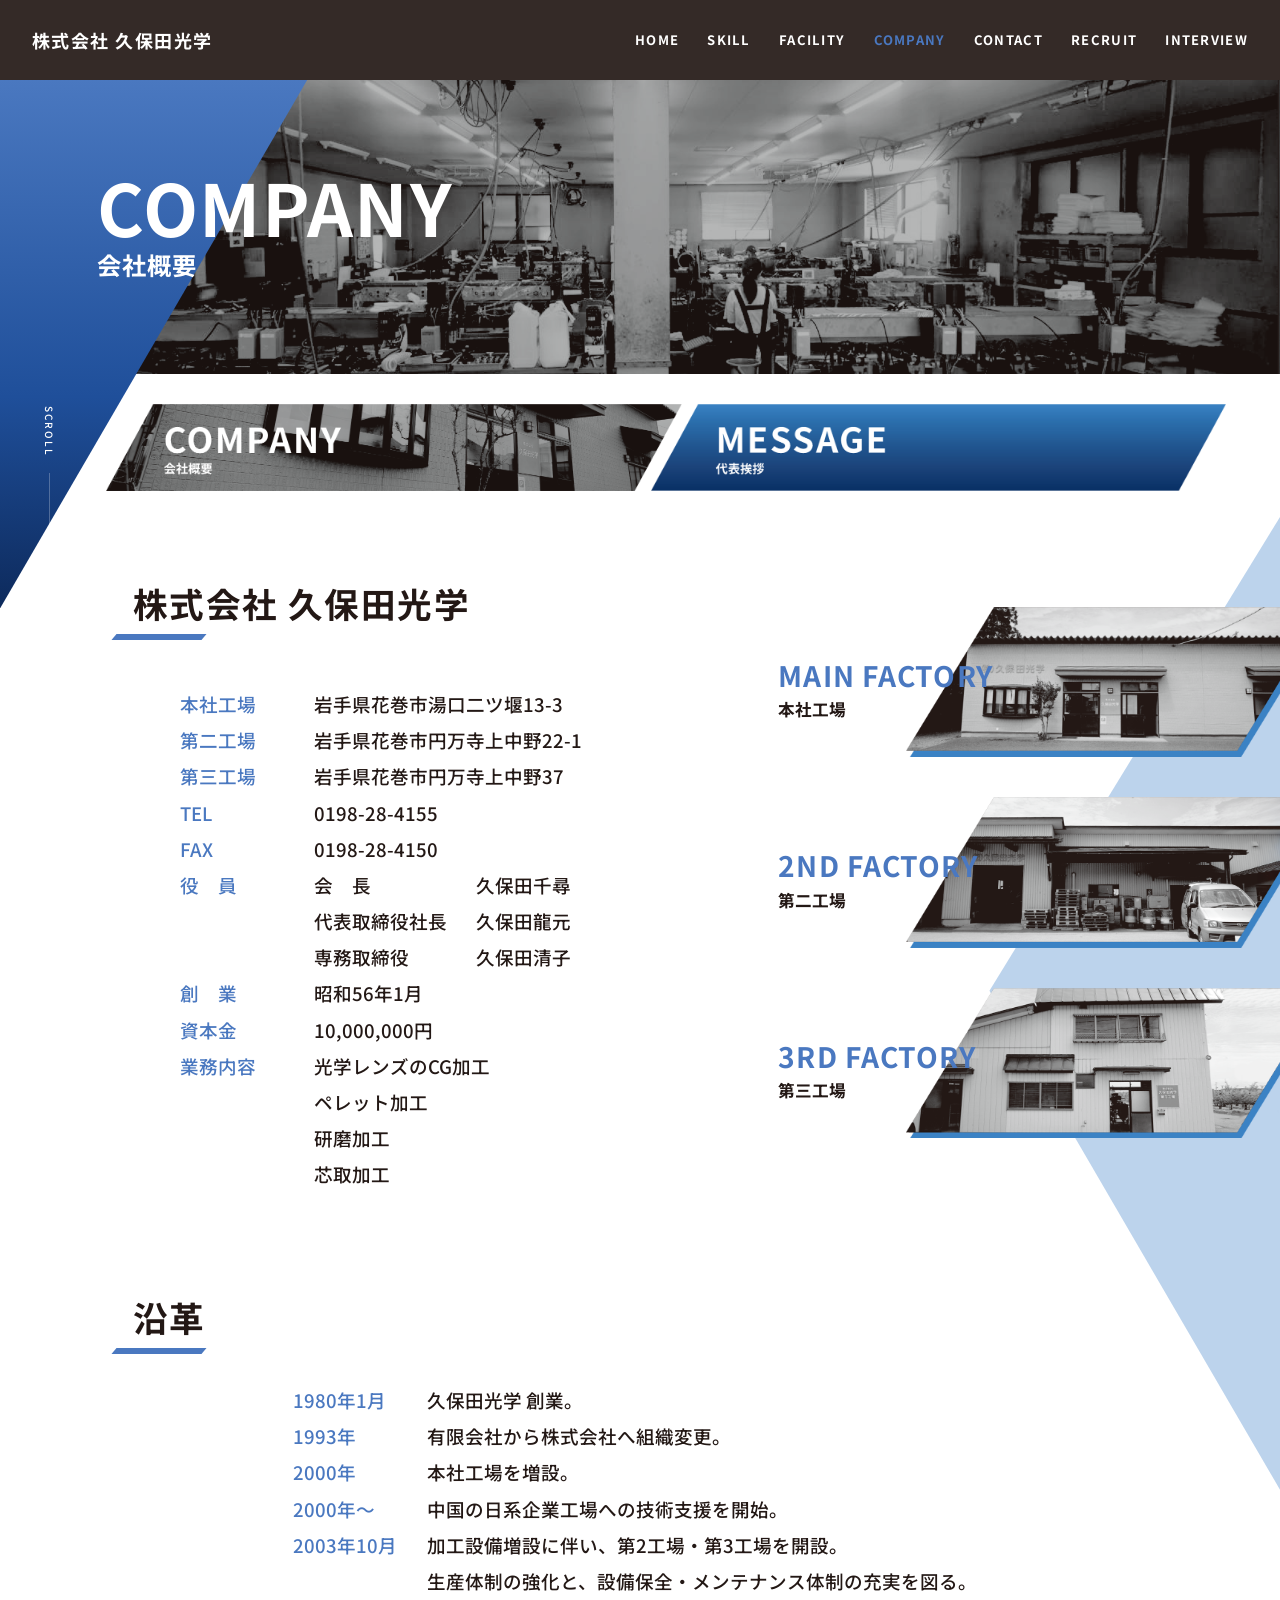
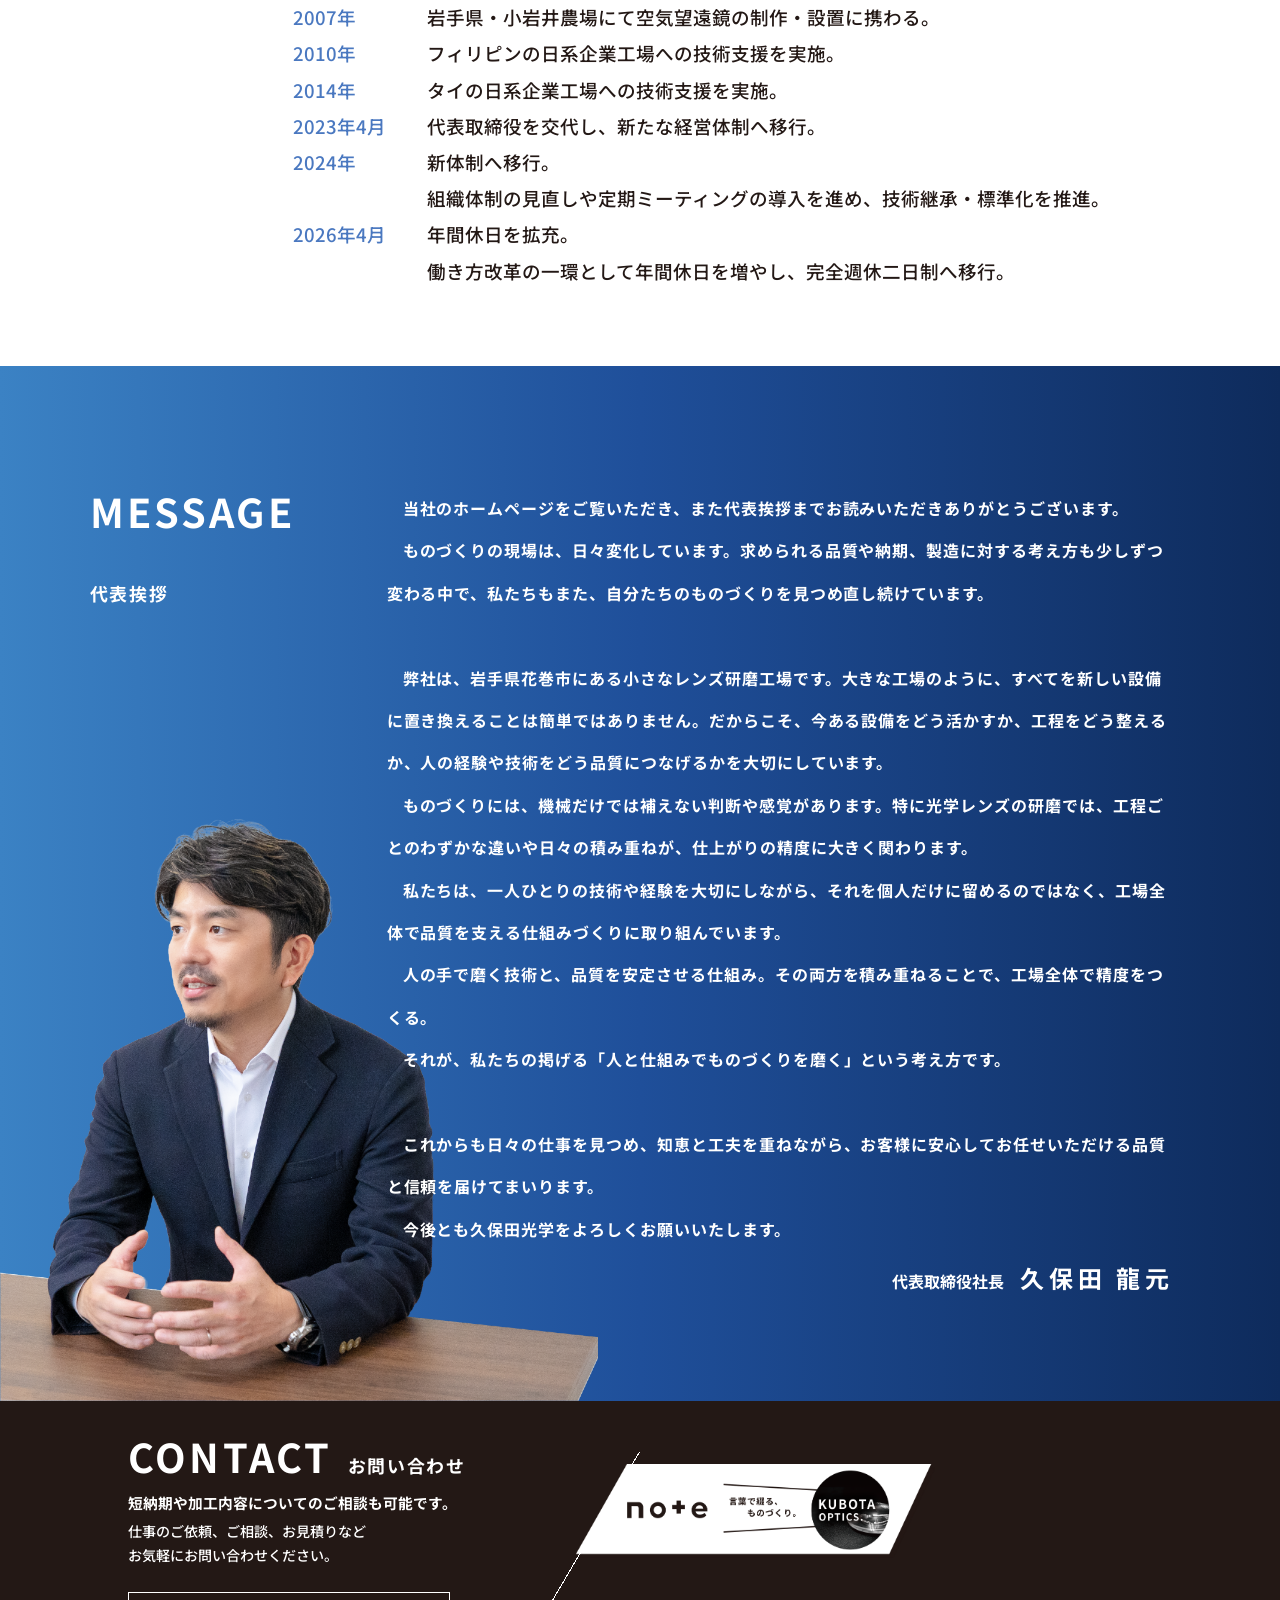
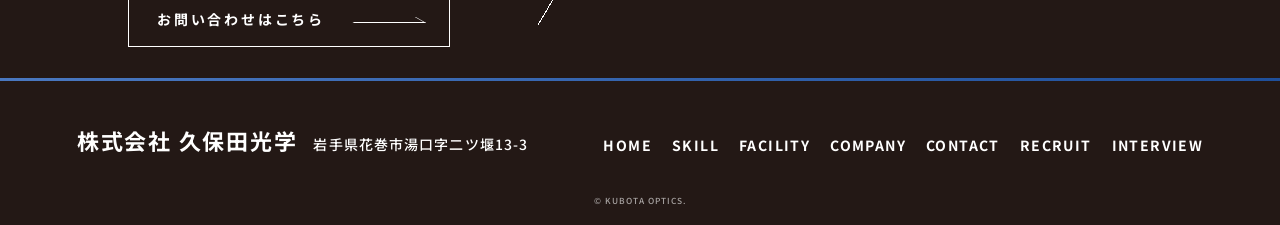
<file: company.html>
<!doctype html>
<html lang="ja">
  <head>
    <meta charset="UTF-8" />
    <meta name="viewport" content="width=device-width, initial-scale=1.0" />

    <title>COMPANY 会社概要｜株式会社 久保田光学</title>
    <meta
      name="description"
      content="株式会社久保田光学の会社概要・工場・沿革と、代表取締役社長からのごあいさつです。"
    />

    <link rel="preconnect" href="https://fonts.googleapis.com" />
    <link rel="preconnect" href="https://fonts.gstatic.com" crossorigin />
    <link
      href="https://fonts.googleapis.com/css2?family=Noto+Sans+JP:wght@400;500;700;900&display=swap"
      rel="stylesheet"
    />
    <link rel="stylesheet" href="css/style.css" />
  </head>
  <body>
    <!-- ========== ヘッダー（常に追従） ========== -->
    <header class="l-header js-header">
      <div class="l-header__inner">
        <a class="l-header__logo" href="index.html">株式会社 久保田光学</a>

        <button
          class="c-hamburger js-hamburger"
          type="button"
          aria-controls="global-nav"
          aria-expanded="false"
          aria-label="メニューを開く"
        >
          <span class="c-hamburger__line"></span>
        </button>

        <nav
          class="l-header__nav js-drawer"
          id="global-nav"
          aria-label="グローバルナビゲーション"
        >
          <ul class="c-nav" role="list">
            <li class="c-nav__item">
              <a class="c-nav__link" href="index.html">HOME</a>
            </li>
            <li class="c-nav__item">
              <a class="c-nav__link" href="skill.html">SKILL</a>
            </li>
            <li class="c-nav__item">
              <a class="c-nav__link" href="facility.html">FACILITY</a>
            </li>
            <li class="c-nav__item">
              <a
                class="c-nav__link is-current"
                href="company.html"
                aria-current="page"
                >COMPANY</a
              >
            </li>
            <li class="c-nav__item">
              <a class="c-nav__link" href="contact.html">CONTACT</a>
            </li>
            <li class="c-nav__item">
              <a class="c-nav__link" href="recruit.html">RECRUIT</a>
            </li>
            <li class="c-nav__item">
              <a class="c-nav__link" href="interview.html">INTERVIEW</a>
            </li>
          </ul>
        </nav>
      </div>
    </header>

    <main class="l-main">
      <!-- ========== 下層ページ KV ========== -->
      <div class="c-page-hero">
        <img
          class="c-page-hero__img"
          src="images/company/hero.png"
          alt=""
          width="2150"
          height="494"
        />
        <div class="c-page-hero__inner">
          <h1 class="c-page-hero__title">
            <span class="c-page-hero__en">COMPANY</span>
            <span class="c-page-hero__ja">会社概要</span>
          </h1>
        </div>
        <p class="c-scroll-sign c-page-hero__scroll" aria-hidden="true">SCROLL</p>
      </div>

      <!-- ページ内ナビと本文 -->
      <div class="l-sticky-area">
        <!-- ========== ページ内ナビ（PC のみ） ========== -->
        <nav class="c-page-nav" aria-label="ページ内ナビゲーション">
          <ul class="c-page-nav__list" role="list">
            <li class="c-page-nav__item">
              <a class="c-page-nav__link" href="#company">
                <img
                  src="images/company/nav-company.png"
                  alt="COMPANY 会社概要"
                  width="1438"
                  height="219"
                />
              </a>
            </li>
            <li class="c-page-nav__item">
              <a class="c-page-nav__link" href="#message">
                <img
                  src="images/company/nav-message.png"
                  alt="MESSAGE 代表挨拶"
                  width="1434"
                  height="219"
                />
              </a>
            </li>
          </ul>
        </nav>

        <!-- ========== 会社概要 ========== -->
        <section class="l-anchor c-company" id="company" aria-labelledby="company-heading">
          <h2 class="c-heading c-company__heading" id="company-heading">会社概要</h2>

          <div class="l-aside-layout">
            <div class="l-aside-layout__main">
              <h3 class="c-sub-title">株式会社 久保田光学</h3>
              <dl class="c-def-list c-company__info">
              <dt>本社工場</dt>
              <dd>岩手県花巻市湯口二ツ堰13-3</dd>
              <dt>第二工場</dt>
              <dd>岩手県花巻市円万寺上中野22-1</dd>
              <dt>第三工場</dt>
              <dd>岩手県花巻市円万寺上中野37</dd>
              <dt>TEL</dt>
              <dd><a href="tel:0198284155">0198-28-4155</a></dd>
              <dt>FAX</dt>
              <dd>0198-28-4150</dd>
              <dt>役　員</dt>
              <dd>
                <dl class="c-def-list c-def-list--nested">
                  <dt>会　長</dt>
                  <dd>久保田千尋</dd>
                  <dt>代表取締役社長</dt>
                  <dd>久保田龍元</dd>
                  <dt>専務取締役</dt>
                  <dd>久保田清子</dd>
                </dl>
              </dd>
              <dt>創　業</dt>
              <dd>昭和56年1月</dd>
              <dt>資本金</dt>
              <dd>10,000,000円</dd>
              <dt>業務内容</dt>
              <dd>
                <ul role="list">
                  <li>光学レンズのCG加工</li>
                  <li>ペレット加工</li>
                  <li>研磨加工</li>
                  <li>芯取加工</li>
                </ul>
              </dd>
              </dl>
            </div>

            <!-- 工場写真：スクロールで右からフェードイン -->
            <ul class="l-aside-layout__aside c-caption-photo-list" role="list">
            <li class="c-caption-photo js-inview u-fade-right">
              <img
                class="c-caption-photo__img"
                src="images/company/factory-01.png"
                alt="本社工場の外観"
                width="1140"
                height="407"
                loading="lazy"
              />
              <p class="c-caption-photo__caption">
                <span class="c-caption-photo__en">MAIN FACTORY</span>
                <span class="c-caption-photo__ja">本社工場</span>
              </p>
            </li>
            <li class="c-caption-photo js-inview u-fade-right" style="--delay: 0.1s">
              <img
                class="c-caption-photo__img"
                src="images/company/factory-02.png"
                alt="第二工場の外観"
                width="1140"
                height="407"
                loading="lazy"
              />
              <p class="c-caption-photo__caption">
                <span class="c-caption-photo__en">2ND FACTORY</span>
                <span class="c-caption-photo__ja">第二工場</span>
              </p>
            </li>
            <li class="c-caption-photo js-inview u-fade-right" style="--delay: 0.1s">
              <img
                class="c-caption-photo__img"
                src="images/company/factory-03.png"
                alt="第三工場の外観"
                width="1140"
                height="407"
                loading="lazy"
              />
              <p class="c-caption-photo__caption">
                <span class="c-caption-photo__en">3RD FACTORY</span>
                <span class="c-caption-photo__ja">第三工場</span>
              </p>
            </li>
            </ul>
          </div>

          <!-- 沿革 -->
          <div class="c-company__history">
            <h3 class="c-sub-title">沿革</h3>
            <dl class="c-def-list c-def-list--wide-term c-def-list--stack-sp c-company__history-list">
              <dt>1980年1月</dt>
              <dd>
                <p>久保田光学 創業。</p>
              </dd>
              <dt>1993年</dt>
              <dd>
                <p>有限会社から株式会社へ組織変更。</p>
              </dd>
              <dt>2000年</dt>
              <dd>
                <p>本社工場を増設。</p>
              </dd>
              <dt>2000年〜</dt>
              <dd>
                <p>中国の日系企業工場への技術支援を開始。</p>
              </dd>
              <dt>2003年10月</dt>
              <dd>
                <p>加工設備増設に伴い、第2工場・第3工場を開設。</p>
                <p>生産体制の強化と、設備保全・メンテナンス体制の充実を図る。</p>
              </dd>
              <dt>2007年</dt>
              <dd>
                <p>岩手県・小岩井農場にて空気望遠鏡の制作・設置に携わる。</p>
              </dd>
              <dt>2010年</dt>
              <dd>
                <p>フィリピンの日系企業工場への技術支援を実施。</p>
              </dd>
              <dt>2014年</dt>
              <dd>
                <p>タイの日系企業工場への技術支援を実施。</p>
              </dd>
              <dt>2023年4月</dt>
              <dd>
                <p>代表取締役を交代し、新たな経営体制へ移行。</p>
              </dd>
              <dt>2024年</dt>
              <dd>
                <p>新体制へ移行。</p>
                <p>組織体制の見直しや定期ミーティングの導入を進め、技術継承・標準化を推進。</p>
              </dd>
              <dt>2026年4月</dt>
              <dd>
                <p>年間休日を拡充。</p>
                <p>働き方改革の一環として年間休日を増やし、完全週休二日制へ移行。</p>
              </dd>
            </dl>
          </div>
        </section>

        <!-- ========== 代表挨拶 ========== -->
        <section class="l-anchor c-message" id="message" aria-labelledby="message-heading">
          <h2
            class="c-section-title c-section-title--light c-section-title--stack-pc c-message__head"
            id="message-heading"
          >
            <span class="c-section-title__en">MESSAGE</span>
            <span class="c-section-title__ja">代表挨拶</span>
          </h2>

          <div class="c-message__text">
            <div class="c-message__block">
              <p>当社のホームページをご覧いただき、また代表挨拶までお読みいただきありがとうございます。</p>
              <p>ものづくりの現場は、日々変化しています。求められる品質や納期、製造に対する考え方も少しずつ変わる中で、私たちもまた、自分たちのものづくりを見つめ直し続けています。</p>
            </div>
            <div class="c-message__block">
              <p>弊社は、岩手県花巻市にある小さなレンズ研磨工場です。大きな工場のように、すべてを新しい設備に置き換えることは簡単ではありません。だからこそ、今ある設備をどう活かすか、工程をどう整えるか、人の経験や技術をどう品質につなげるかを大切にしています。</p>
              <p>ものづくりには、機械だけでは補えない判断や感覚があります。特に光学レンズの研磨では、工程ごとのわずかな違いや日々の積み重ねが、仕上がりの精度に大きく関わります。</p>
              <p>私たちは、一人ひとりの技術や経験を大切にしながら、それを個人だけに留めるのではなく、工場全体で品質を支える仕組みづくりに取り組んでいます。</p>
            </div>
          </div>

          <div class="c-message__text c-message__text--side">
            <div class="c-message__block">
              <p>人の手で磨く技術と、品質を安定させる仕組み。その両方を積み重ねることで、工場全体で精度をつくる。</p>
              <p>それが、私たちの掲げる「人と仕組みでものづくりを磨く」という考え方です。</p>
            </div>
            <div class="c-message__block">
              <p>これからも日々の仕事を見つめ、知恵と工夫を重ねながら、お客様に安心してお任せいただける品質と信頼を届けてまいります。</p>
              <p>今後とも久保田光学をよろしくお願いいたします。</p>
            </div>
          </div>

          <p class="c-message__sign">
            <span class="c-message__role">代表取締役社長</span>
            <span class="c-message__name">久保田 龍元</span>
          </p>

          <img
            class="c-message__photo js-inview u-fade-up"
            src="images/company/message.png"
            alt="代表取締役社長 久保田龍元"
            width="2000"
            height="2000"
            loading="lazy"
          />
        </section>
      </div>

      <!-- ========== お問い合わせ＋SNS ========== -->
      <section class="c-contact-band" aria-labelledby="contact-heading">
        <div class="c-contact-band__body">
          <h2 class="c-section-title c-section-title--light" id="contact-heading">
            <span class="c-section-title__en">CONTACT</span>
            <span class="c-section-title__ja">お問い合わせ</span>
          </h2>
          <p class="c-contact-band__lead">
            <span class="u-inline-block">短納期や加工内容についての</span><span class="u-inline-block">ご相談も可能です。</span>
          </p>
          <p class="c-contact-band__text">
            <span class="u-inline-block">仕事のご依頼、ご相談、お見積りなど</span><span class="u-inline-block">お気軽にお問い合わせください。</span>
          </p>
          <a class="c-button c-button--light c-contact-band__button" href="contact.html"
            >お問い合わせはこちら</a
          >
        </div>

        <div class="c-contact-band__sns">
          <ul class="c-banner-list c-banner-list--row" role="list">
            <li class="c-banner-list__item js-inview u-fade-up">
              <a
                class="c-banner"
                href="https://note.com/kubota_optical"
                target="_blank"
                rel="noopener noreferrer"
              >
                <picture>
                  <!-- SP 専用画像 -->
                  <source
                    media="(max-width: 767px)"
                    srcset="images/top/banner-note-sp.png"
                  />
                  <img
                    class="c-banner__img"
                    src="images/top/banner-note.png"
                    alt="note｜久保田光学の公式note"
                    width="1282"
                    height="535"
                    loading="lazy"
                  />
                </picture>
              </a>
            </li>
            <li
              class="c-banner-list__item js-inview u-fade-up"
              style="--delay: 0.15s"
            >
              <a
                class="c-banner"
                href="https://www.instagram.com/kubota_optics/"
                target="_blank"
                rel="noopener noreferrer"
              >
                <picture>
                  <!-- SP 専用画像 -->
                  <source
                    media="(max-width: 767px)"
                    srcset="images/top/banner-instagram-sp.png"
                  />
                  <img
                    class="c-banner__img"
                    src="images/top/banner-instagram.png"
                    alt="Instagram｜久保田光学の公式インスタグラム"
                    width="1282"
                    height="535"
                    loading="lazy"
                  />
                </picture>
              </a>
            </li>
          </ul>
        </div>
      </section>
    </main>

    <!-- ========== フッター ========== -->
    <footer class="l-footer">
      <div class="l-footer__inner l-inner">
        <div class="l-footer__info">
          <p class="l-footer__name">株式会社 久保田光学</p>
          <address class="l-footer__address">
            岩手県花巻市湯口字二ツ堰13-3
          </address>
        </div>
        <nav class="l-footer__nav" aria-label="フッターナビゲーション">
          <ul class="c-nav c-nav--sub" role="list">
            <li class="c-nav__item">
              <a class="c-nav__link" href="index.html">HOME</a>
            </li>
            <li class="c-nav__item">
              <a class="c-nav__link" href="skill.html">SKILL</a>
            </li>
            <li class="c-nav__item">
              <a class="c-nav__link" href="facility.html">FACILITY</a>
            </li>
            <li class="c-nav__item">
              <a class="c-nav__link" href="company.html">COMPANY</a>
            </li>
            <li class="c-nav__item">
              <a class="c-nav__link" href="contact.html">CONTACT</a>
            </li>
            <li class="c-nav__item">
              <a class="c-nav__link" href="recruit.html">RECRUIT</a>
            </li>
            <li class="c-nav__item">
              <a class="c-nav__link" href="interview.html">INTERVIEW</a>
            </li>
          </ul>
        </nav>
      </div>
      <p class="l-footer__copy"><small>&copy; KUBOTA OPTICS.</small></p>
    </footer>

    <script src="js/main.js"></script>
  </body>
</html>
</file>
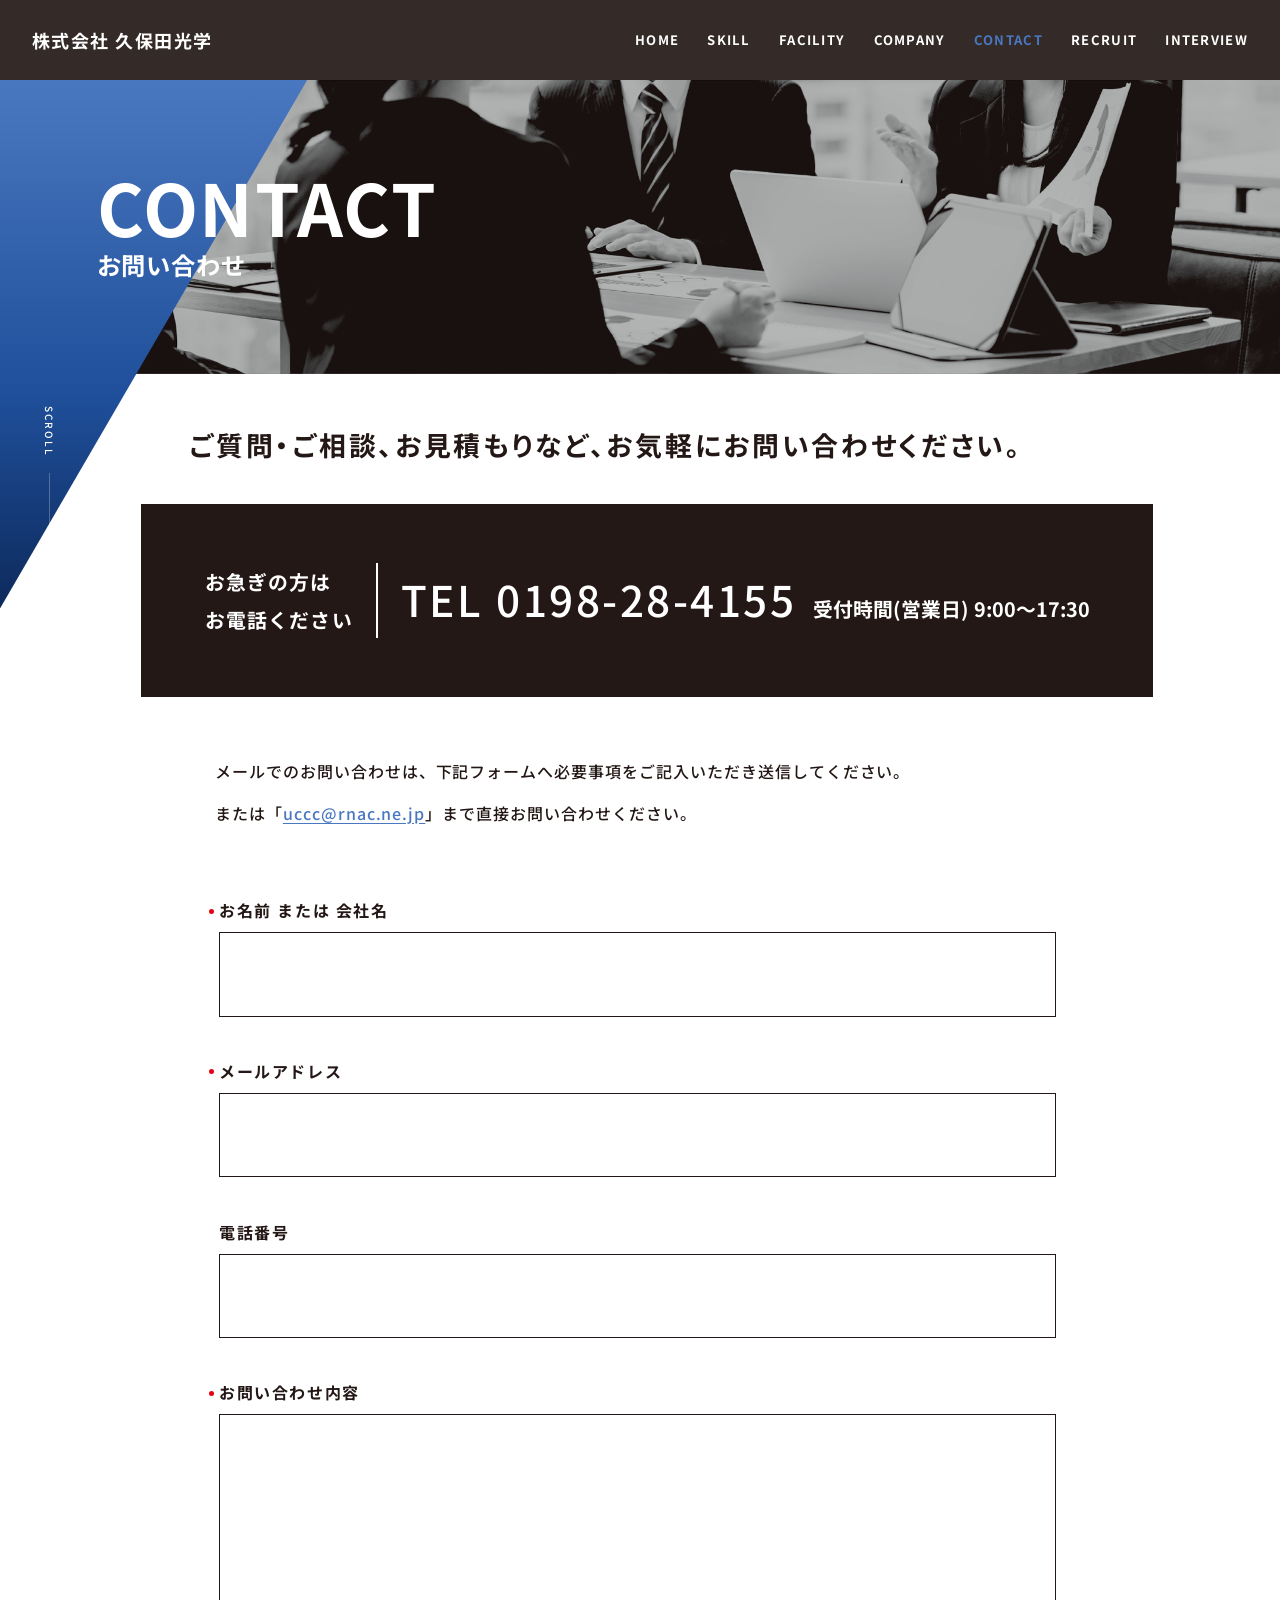
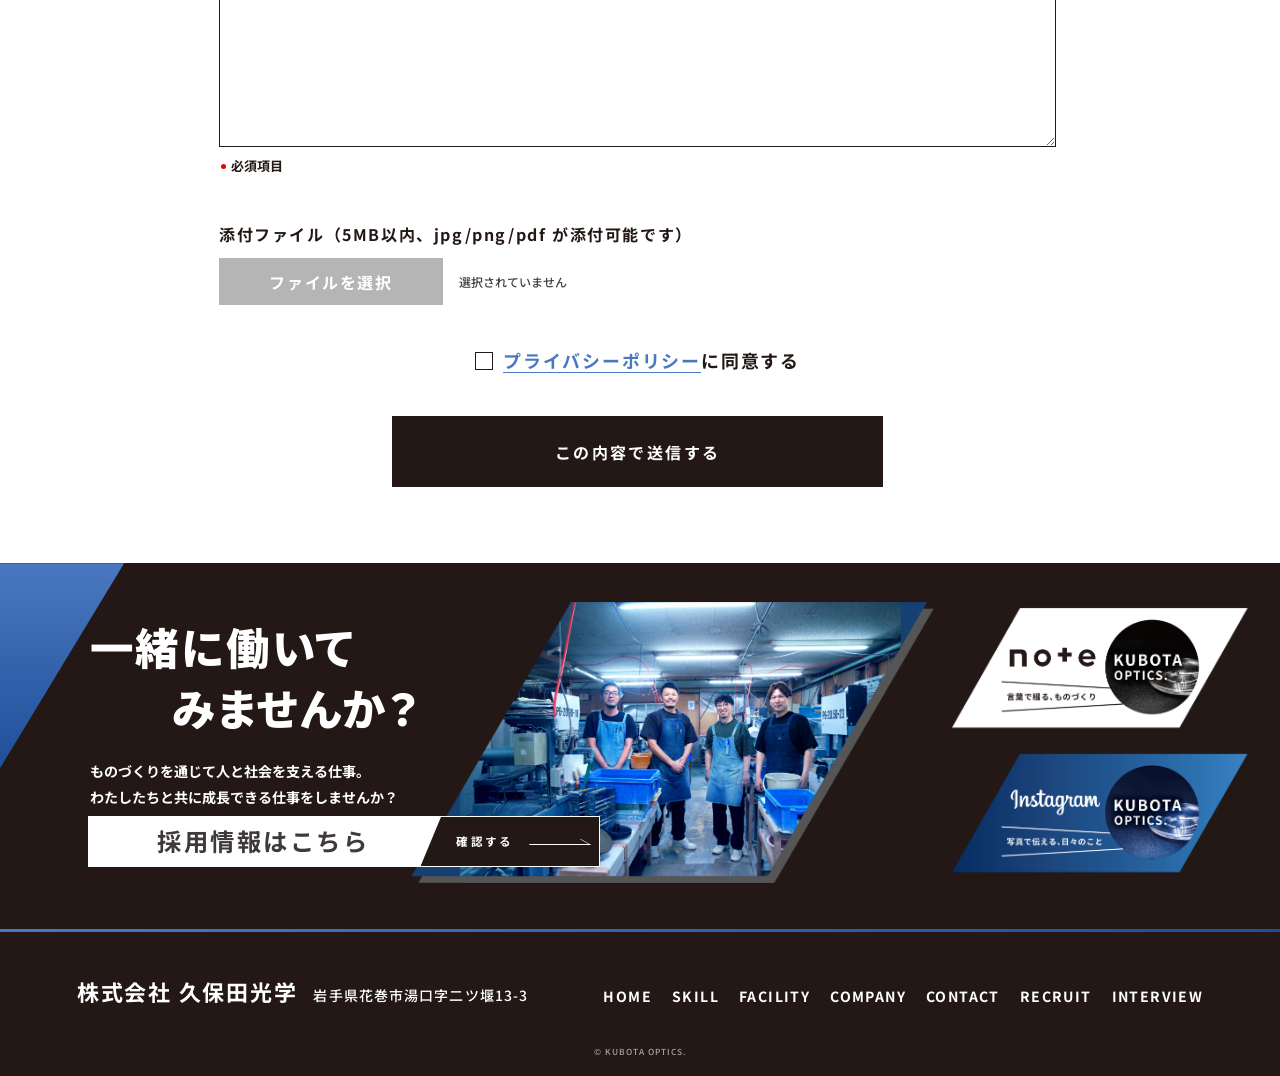
<file: contact.html>
<!doctype html>
<html lang="ja">
  <head>
    <meta charset="UTF-8" />
    <meta name="viewport" content="width=device-width, initial-scale=1.0" />

    <title>CONTACT お問い合わせ｜株式会社 久保田光学</title>
    <meta
      name="description"
      content="株式会社久保田光学へのお問い合わせ。ご質問・ご相談、お見積もりなど、お電話またはメールフォームからお気軽にお問い合わせください。"
    />

    <link rel="preconnect" href="https://fonts.googleapis.com" />
    <link rel="preconnect" href="https://fonts.gstatic.com" crossorigin />
    <link
      href="https://fonts.googleapis.com/css2?family=Noto+Sans+JP:wght@400;500;700;900&display=swap"
      rel="stylesheet"
    />
    <link rel="stylesheet" href="css/style.css" />
  </head>
  <body>
    <!-- ========== ヘッダー（常に追従） ========== -->
    <header class="l-header js-header">
      <div class="l-header__inner">
        <a class="l-header__logo" href="index.html">株式会社 久保田光学</a>

        <button
          class="c-hamburger js-hamburger"
          type="button"
          aria-controls="global-nav"
          aria-expanded="false"
          aria-label="メニューを開く"
        >
          <span class="c-hamburger__line"></span>
        </button>

        <nav
          class="l-header__nav js-drawer"
          id="global-nav"
          aria-label="グローバルナビゲーション"
        >
          <ul class="c-nav" role="list">
            <li class="c-nav__item">
              <a class="c-nav__link" href="index.html">HOME</a>
            </li>
            <li class="c-nav__item">
              <a class="c-nav__link" href="skill.html">SKILL</a>
            </li>
            <li class="c-nav__item">
              <a class="c-nav__link" href="facility.html">FACILITY</a>
            </li>
            <li class="c-nav__item">
              <a class="c-nav__link" href="company.html">COMPANY</a>
            </li>
            <li class="c-nav__item">
              <a
                class="c-nav__link is-current"
                href="contact.html"
                aria-current="page"
                >CONTACT</a
              >
            </li>
            <li class="c-nav__item">
              <a class="c-nav__link" href="recruit.html">RECRUIT</a>
            </li>
            <li class="c-nav__item">
              <a class="c-nav__link" href="interview.html">INTERVIEW</a>
            </li>
          </ul>
        </nav>
      </div>
    </header>

    <main class="l-main">
      <!-- ========== 下層ページ KV ========== -->
      <div class="c-page-hero">
        <img
          class="c-page-hero__img"
          src="images/contact/hero.png"
          alt=""
          width="2150"
          height="494"
        />
        <div class="c-page-hero__inner">
          <h1 class="c-page-hero__title">
            <span class="c-page-hero__en">CONTACT</span>
            <span class="c-page-hero__ja">お問い合わせ</span>
          </h1>
        </div>
        <p class="c-scroll-sign c-page-hero__scroll" aria-hidden="true">SCROLL</p>
      </div>

      <!-- ========== 電話・メールフォーム ========== -->
      <section class="p-contact" aria-labelledby="contact-lead">
        <h2 class="c-lead p-contact__lead" id="contact-lead">
          <span class="u-inline-block">ご質問・ご相談、お見積もりなど、</span><span class="u-inline-block">お気軽にお問い合わせください。</span>
        </h2>

        <!-- 電話 -->
        <div class="c-tel-box">
          <p class="c-tel-box__lead">
            お急ぎの方は<br class="u-hidden-sp" />お電話ください
          </p>
          <p class="c-tel-box__body">
            <a class="c-tel-box__number" href="tel:0198284155">TEL 0198-28-4155</a>
            <span class="c-tel-box__note">受付時間(営業日) 9:00〜17:30</span>
          </p>
        </div>

        <!-- メールフォーム -->
        <div class="p-contact__form">
          <div class="p-contact__intro">
            <p>メールでのお問い合わせは、下記フォームへ必要事項をご記入いただき送信してください。</p>
            <p>
              または「<a class="c-text-link" href="mailto:uccc@rnac.ne.jp">uccc@rnac.ne.jp</a>」まで直接お問い合わせください。
            </p>
          </div>

          <!-- 送信先（action）はサーバー側の送信プログラムに合わせて設定してください -->
          <form
            class="c-form js-form"
            action="#"
            method="post"
            enctype="multipart/form-data"
            novalidate
          >
            <div class="c-form__field">
              <label class="c-form__label c-form__label--required" for="contact-name"
                >お名前 または 会社名</label
              >
              <input
                class="c-form__input"
                id="contact-name"
                name="name"
                type="text"
                autocomplete="name"
                required
              />
              <p class="c-form__error" id="contact-name-error" aria-live="polite"></p>
            </div>

            <div class="c-form__field">
              <label class="c-form__label c-form__label--required" for="contact-email"
                >メールアドレス</label
              >
              <input
                class="c-form__input"
                id="contact-email"
                name="email"
                type="email"
                autocomplete="email"
                inputmode="email"
                required
              />
              <p class="c-form__error" id="contact-email-error" aria-live="polite"></p>
            </div>

            <div class="c-form__field">
              <label class="c-form__label" for="contact-tel">電話番号</label>
              <input
                class="c-form__input"
                id="contact-tel"
                name="tel"
                type="tel"
                autocomplete="tel"
                inputmode="tel"
              />
            </div>

            <div class="c-form__field">
              <label class="c-form__label c-form__label--required" for="contact-message"
                >お問い合わせ内容</label
              >
              <textarea
                class="c-form__input c-form__input--textarea"
                id="contact-message"
                name="message"
                rows="8"
                required
              ></textarea>
              <p class="c-form__error" id="contact-message-error" aria-live="polite"></p>
              <p class="c-form__note c-form__label--required">必須項目</p>
            </div>

            <div class="c-form__field">
              <p class="c-form__label" id="contact-file-label">
                添付ファイル（5MB以内、jpg/png/pdf が添付可能です）
              </p>
              <div class="c-file">
                <label class="c-file__button">
                  ファイルを選択
                  <input
                    class="c-file__input js-file-input"
                    name="file"
                    type="file"
                    accept=".jpg,.jpeg,.png,.pdf,image/jpeg,image/png,application/pdf"
                    data-max-size="5242880"
                    aria-labelledby="contact-file-label"
                    aria-describedby="contact-file-name"
                  />
                </label>
                <span class="c-file__name" id="contact-file-name" aria-live="polite"
                  >選択されていません</span
                >
              </div>
              <p class="c-form__error" id="contact-file-error" aria-live="polite"></p>
            </div>

            <div class="c-form__agree">
              <label class="c-checkbox">
                <input class="c-checkbox__input" id="contact-agree" name="agree" type="checkbox" required />
                <span class="c-checkbox__text"
                  ><a class="c-text-link" href="privacy.html" target="_blank" rel="noopener"
                    >プライバシーポリシー</a
                  >に同意する</span
                >
              </label>
              <p class="c-form__error" id="contact-agree-error" aria-live="polite"></p>
            </div>

            <div class="c-form__submit">
              <button class="c-submit-button" type="submit">この内容で送信する</button>
            </div>
          </form>
        </div>
      </section>

      <!-- ========== 採用への導線＋SNS ========== -->
      <section class="c-recruit-band" aria-labelledby="recruit-band-heading">
        <div class="c-recruit-band__body">
          <h2 class="c-recruit-band__title" id="recruit-band-heading">
            <span class="c-recruit-band__line">一緒に働いて</span>
            <span class="c-recruit-band__line c-recruit-band__line--shift">みませんか？</span>
          </h2>
          <p class="c-recruit-band__text">
            ものづくりを通じて人と社会を支える仕事。<br />
            わたしたちと共に成長できる仕事をしませんか？
          </p>
        </div>

        <img
          class="c-recruit-band__img js-inview u-fade-right"
          src="images/common/recruit-band.png"
          alt="久保田光学で働くスタッフ"
          width="1190"
          height="637"
          loading="lazy"
        />

        <a class="c-split-button c-recruit-band__button" href="recruit.html">
          <span class="c-split-button__label">採用情報はこちら</span>
          <span class="c-split-button__action">確認する</span>
        </a>

        <div class="c-recruit-band__sns">
            <ul class="c-banner-list" role="list">
              <li class="c-banner-list__item js-inview u-fade-up">
                <a
                  class="c-banner"
                  href="https://note.com/kubota_optical"
                  target="_blank"
                  rel="noopener noreferrer"
                >
                  <picture>
                    <!-- SP 専用画像 -->
                    <source
                      media="(max-width: 767px)"
                      srcset="images/top/banner-note-sp.png"
                    />
                    <img
                      class="c-banner__img"
                      src="images/top/banner-note.png"
                      alt="note｜久保田光学の公式note"
                      width="1282"
                      height="535"
                      loading="lazy"
                    />
                  </picture>
                </a>
              </li>
              <li
                class="c-banner-list__item js-inview u-fade-up"
                style="--delay: 0.15s"
              >
                <a
                  class="c-banner"
                  href="https://www.instagram.com/kubota_optics/"
                  target="_blank"
                  rel="noopener noreferrer"
                >
                  <picture>
                    <!-- SP 専用画像 -->
                    <source
                      media="(max-width: 767px)"
                      srcset="images/top/banner-instagram-sp.png"
                    />
                    <img
                      class="c-banner__img"
                      src="images/top/banner-instagram.png"
                      alt="Instagram｜久保田光学の公式インスタグラム"
                      width="1282"
                      height="535"
                      loading="lazy"
                    />
                  </picture>
                </a>
              </li>
            </ul>
        </div>
      </section>
    </main>

    <!-- ========== フッター ========== -->
    <footer class="l-footer">
      <div class="l-footer__inner l-inner">
        <div class="l-footer__info">
          <p class="l-footer__name">株式会社 久保田光学</p>
          <address class="l-footer__address">
            岩手県花巻市湯口字二ツ堰13-3
          </address>
        </div>
        <nav class="l-footer__nav" aria-label="フッターナビゲーション">
          <ul class="c-nav c-nav--sub" role="list">
            <li class="c-nav__item">
              <a class="c-nav__link" href="index.html">HOME</a>
            </li>
            <li class="c-nav__item">
              <a class="c-nav__link" href="skill.html">SKILL</a>
            </li>
            <li class="c-nav__item">
              <a class="c-nav__link" href="facility.html">FACILITY</a>
            </li>
            <li class="c-nav__item">
              <a class="c-nav__link" href="company.html">COMPANY</a>
            </li>
            <li class="c-nav__item">
              <a class="c-nav__link" href="contact.html">CONTACT</a>
            </li>
            <li class="c-nav__item">
              <a class="c-nav__link" href="recruit.html">RECRUIT</a>
            </li>
            <li class="c-nav__item">
              <a class="c-nav__link" href="interview.html">INTERVIEW</a>
            </li>
          </ul>
        </nav>
      </div>
      <p class="l-footer__copy"><small>&copy; KUBOTA OPTICS.</small></p>
    </footer>

    <script src="js/main.js"></script>
  </body>
</html>
</file>
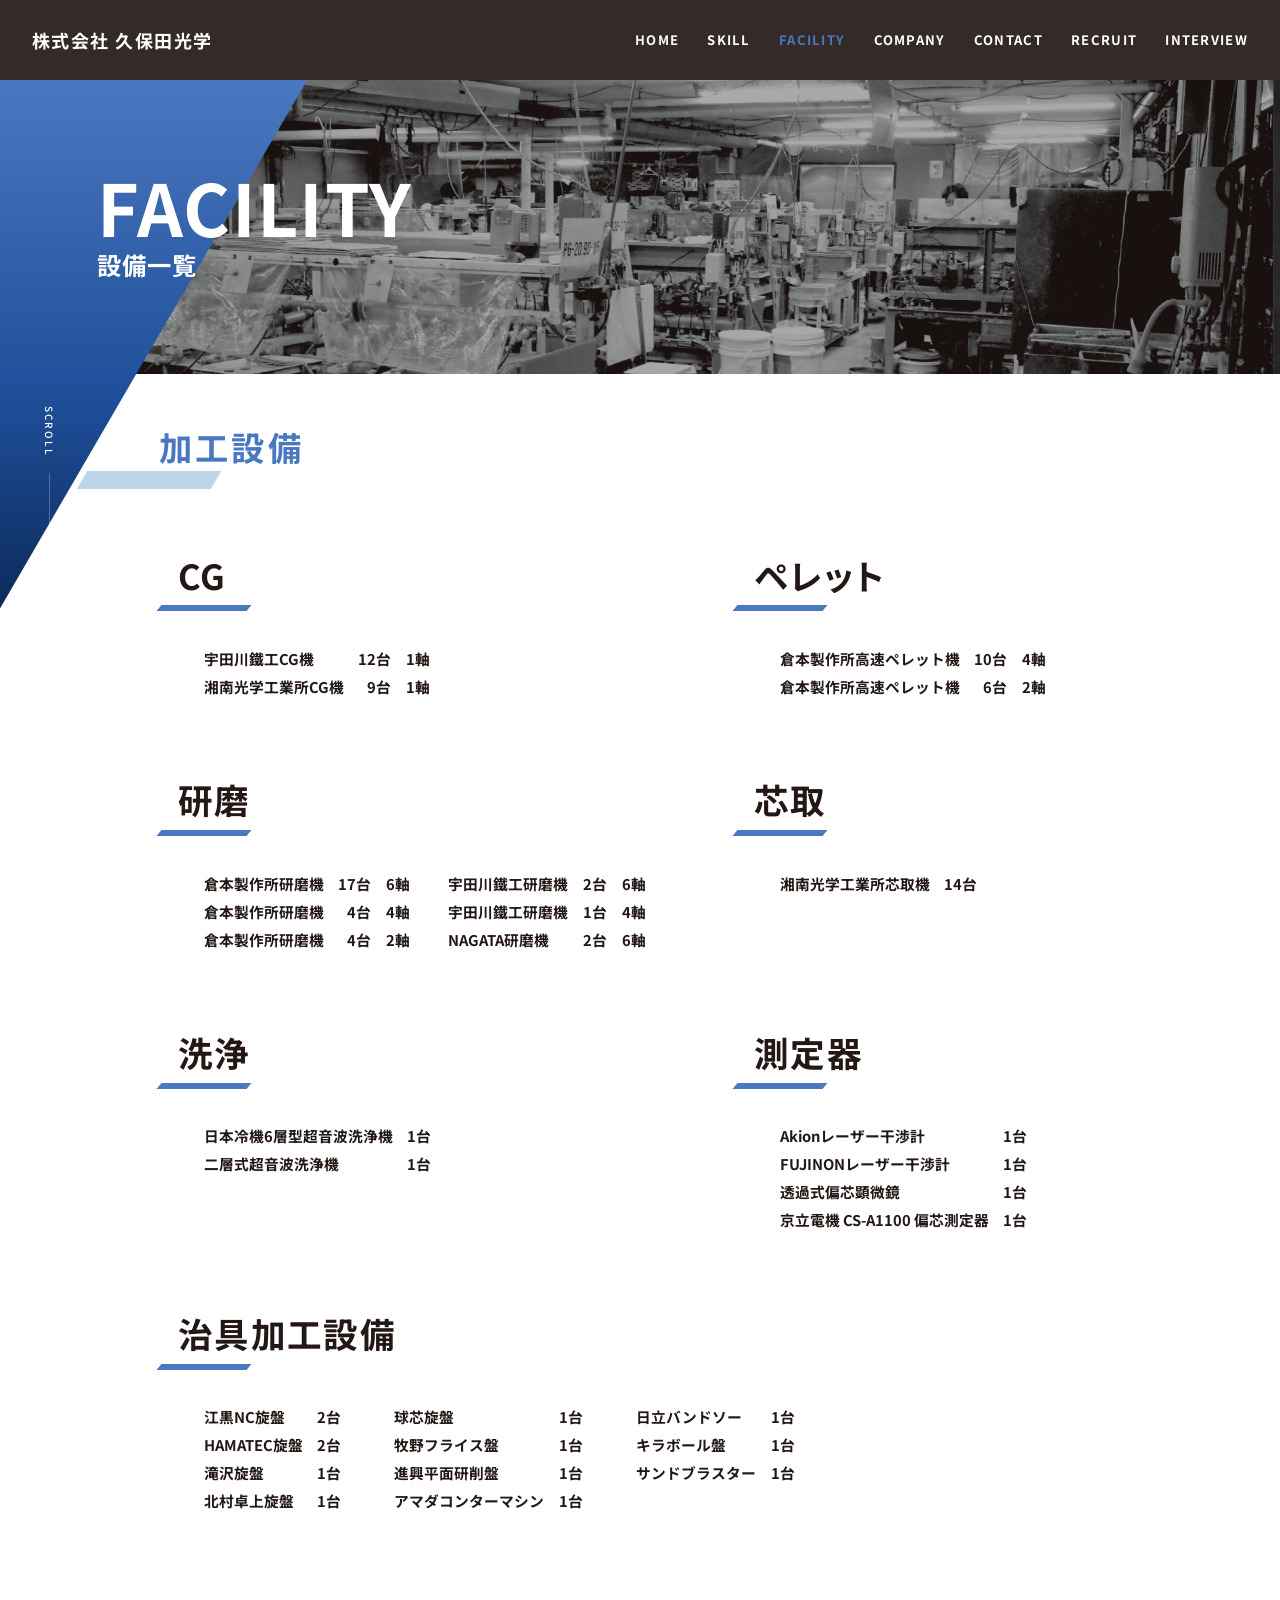
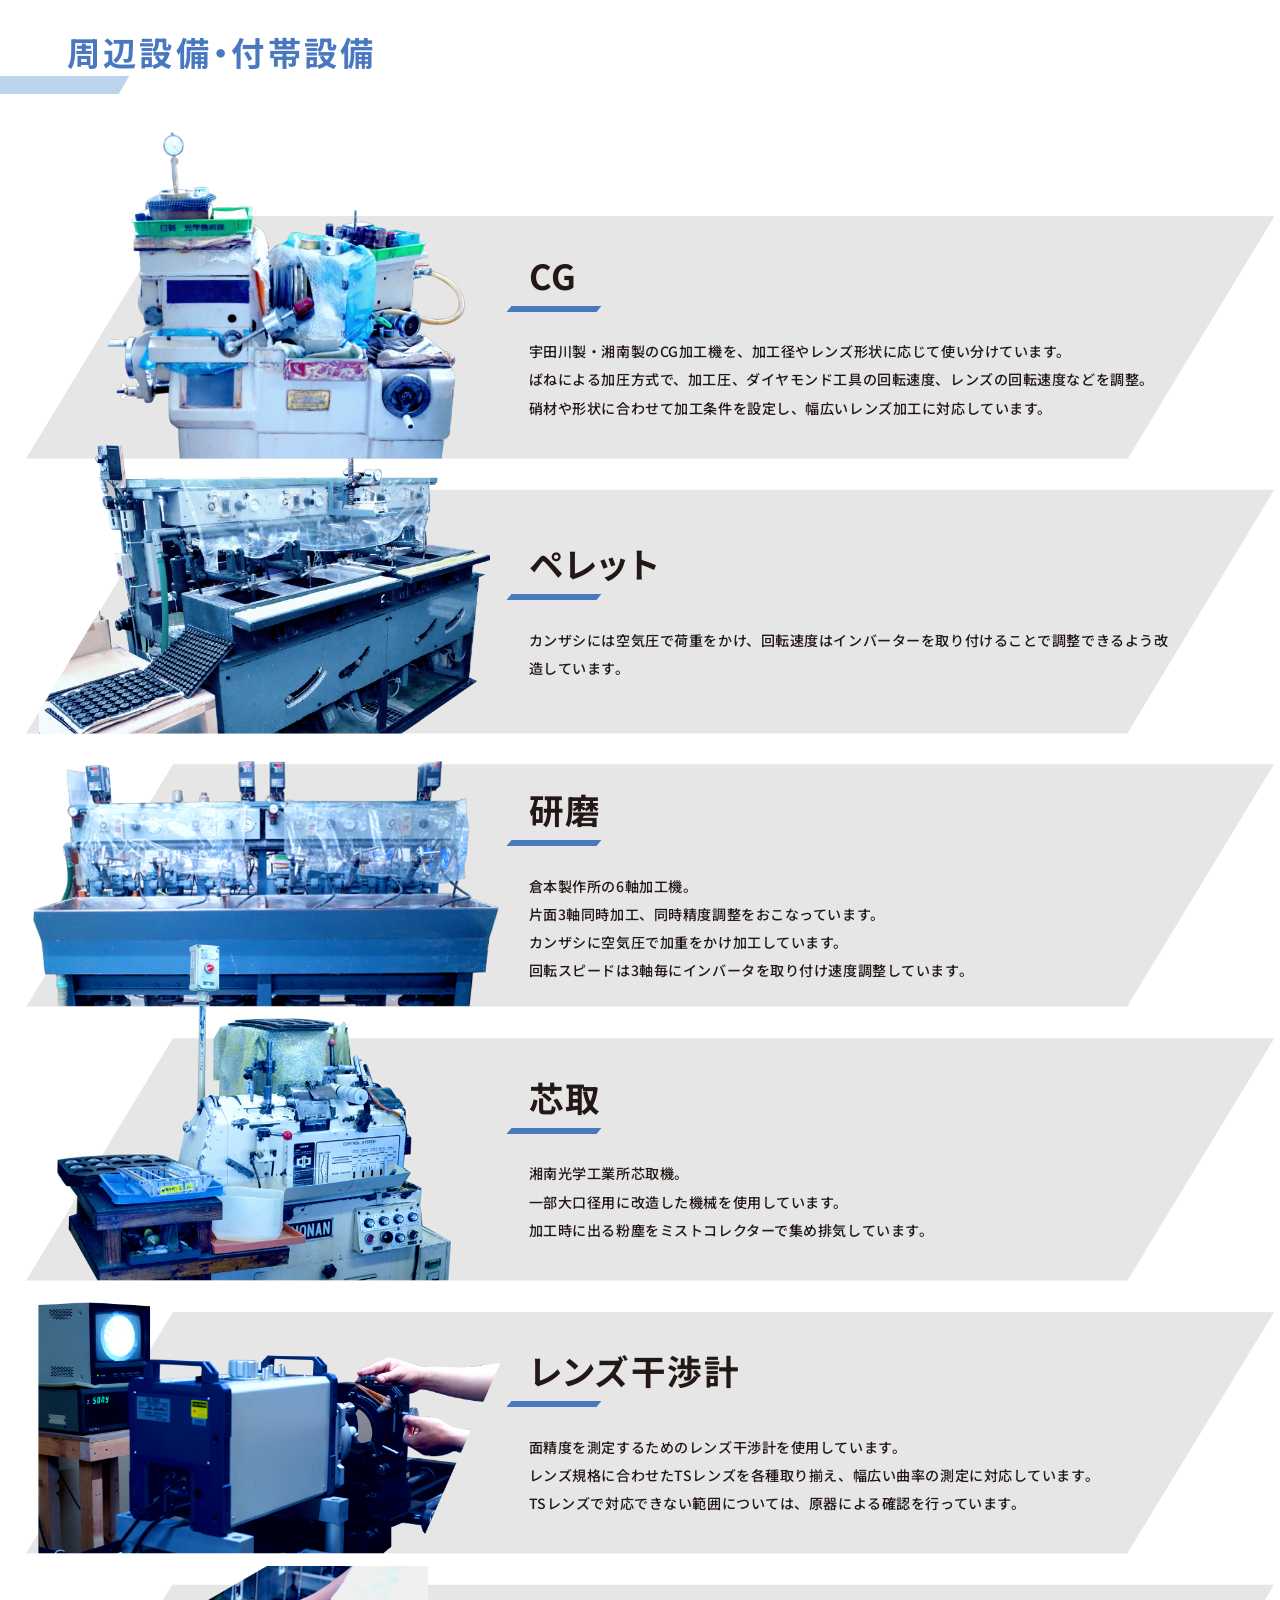
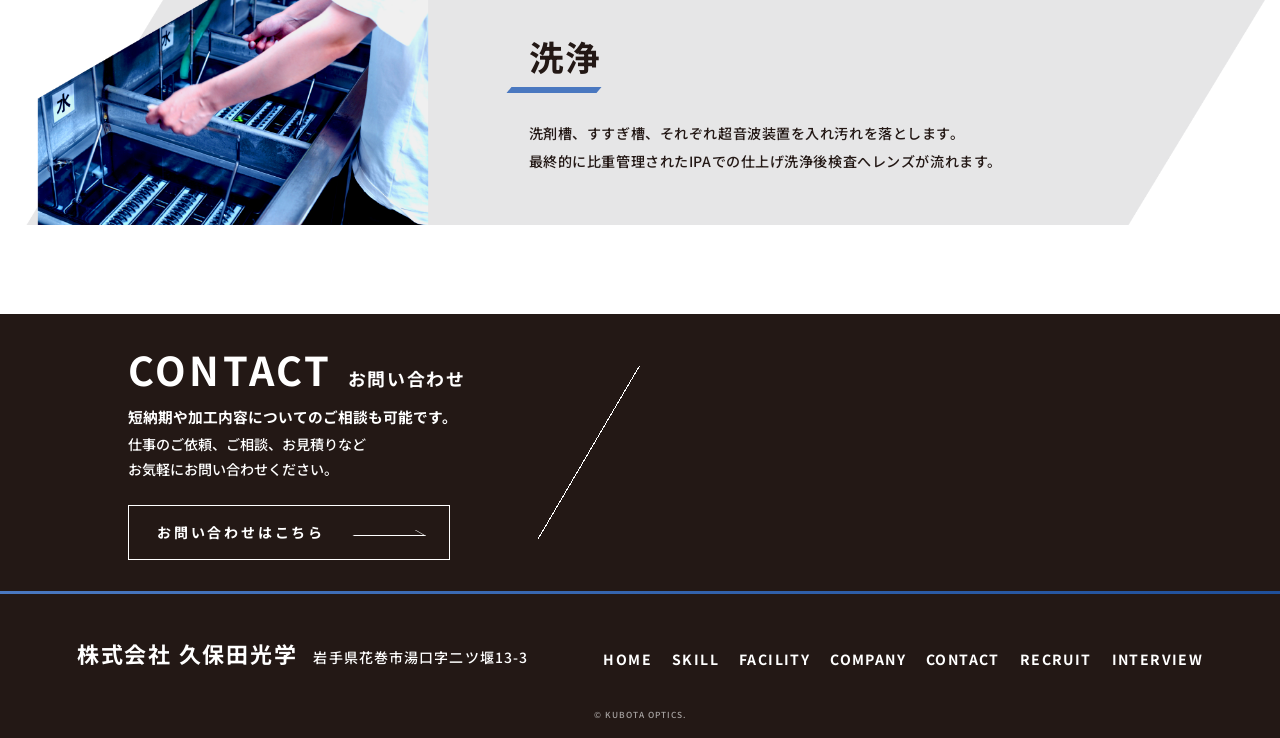
<file: facility.html>
<!doctype html>
<html lang="ja">
  <head>
    <meta charset="UTF-8" />
    <meta name="viewport" content="width=device-width, initial-scale=1.0" />

    <title>FACILITY 設備一覧｜株式会社 久保田光学</title>
    <meta
      name="description"
      content="久保田光学の加工設備（CG・ペレット・研磨・芯取・洗浄・測定器・治具加工設備）と、周辺設備・付帯設備をご紹介します。"
    />

    <link rel="preconnect" href="https://fonts.googleapis.com" />
    <link rel="preconnect" href="https://fonts.gstatic.com" crossorigin />
    <link
      href="https://fonts.googleapis.com/css2?family=Noto+Sans+JP:wght@400;500;700;900&display=swap"
      rel="stylesheet"
    />
    <link rel="stylesheet" href="css/style.css" />
  </head>
  <body>
    <!-- ========== ヘッダー（常に追従） ========== -->
    <header class="l-header js-header">
      <div class="l-header__inner">
        <a class="l-header__logo" href="index.html">株式会社 久保田光学</a>

        <button
          class="c-hamburger js-hamburger"
          type="button"
          aria-controls="global-nav"
          aria-expanded="false"
          aria-label="メニューを開く"
        >
          <span class="c-hamburger__line"></span>
        </button>

        <nav
          class="l-header__nav js-drawer"
          id="global-nav"
          aria-label="グローバルナビゲーション"
        >
          <ul class="c-nav" role="list">
            <li class="c-nav__item">
              <a class="c-nav__link" href="index.html">HOME</a>
            </li>
            <li class="c-nav__item">
              <a class="c-nav__link" href="skill.html">SKILL</a>
            </li>
            <li class="c-nav__item">
              <a
                class="c-nav__link is-current"
                href="facility.html"
                aria-current="page"
                >FACILITY</a
              >
            </li>
            <li class="c-nav__item">
              <a class="c-nav__link" href="company.html">COMPANY</a>
            </li>
            <li class="c-nav__item">
              <a class="c-nav__link" href="contact.html">CONTACT</a>
            </li>
            <li class="c-nav__item">
              <a class="c-nav__link" href="recruit.html">RECRUIT</a>
            </li>
            <li class="c-nav__item">
              <a class="c-nav__link" href="interview.html">INTERVIEW</a>
            </li>
          </ul>
        </nav>
      </div>
    </header>

    <main class="l-main">
      <!-- ========== 下層ページ KV ========== -->
      <div class="c-page-hero">
        <img
          class="c-page-hero__img"
          src="images/facility/hero.png"
          alt=""
          width="2150"
          height="494"
        />
        <div class="c-page-hero__inner">
          <h1 class="c-page-hero__title">
            <span class="c-page-hero__en">FACILITY</span>
            <span class="c-page-hero__ja">設備一覧</span>
          </h1>
        </div>
        <p class="c-scroll-sign c-page-hero__scroll" aria-hidden="true">SCROLL</p>
      </div>

      <!-- ========== 加工設備（台数・軸数の一覧） ========== -->
      <section class="l-section" aria-labelledby="machining-heading">
        <h2 class="c-heading l-section__heading" id="machining-heading">加工設備</h2>

        <div class="c-spec-groups">
          <div class="c-spec-groups__item js-inview u-fade-up">
            <h3 class="c-sub-title">CG</h3>
            <div class="c-spec-groups__lists">
              <dl class="c-spec-list">
                <div class="c-spec-list__row"><dt>宇田川鐵工CG機</dt><dd>12台</dd><dd>1軸</dd></div>
                <div class="c-spec-list__row"><dt>湘南光学工業所CG機</dt><dd>9台</dd><dd>1軸</dd></div>
              </dl>
            </div>
          </div>
          <div class="c-spec-groups__item js-inview u-fade-up" style="--delay: 0.15s">
            <h3 class="c-sub-title">ペレット</h3>
            <div class="c-spec-groups__lists">
              <dl class="c-spec-list">
                <div class="c-spec-list__row"><dt>倉本製作所高速ペレット機</dt><dd>10台</dd><dd>4軸</dd></div>
                <div class="c-spec-list__row"><dt>倉本製作所高速ペレット機</dt><dd>6台</dd><dd>2軸</dd></div>
              </dl>
            </div>
          </div>
          <div class="c-spec-groups__item js-inview u-fade-up">
            <h3 class="c-sub-title">研磨</h3>
            <div class="c-spec-groups__lists">
              <dl class="c-spec-list">
                <div class="c-spec-list__row"><dt>倉本製作所研磨機</dt><dd>17台</dd><dd>6軸</dd></div>
                <div class="c-spec-list__row"><dt>倉本製作所研磨機</dt><dd>4台</dd><dd>4軸</dd></div>
                <div class="c-spec-list__row"><dt>倉本製作所研磨機</dt><dd>4台</dd><dd>2軸</dd></div>
              </dl>
              <dl class="c-spec-list">
                <div class="c-spec-list__row"><dt>宇田川鐵工研磨機</dt><dd>2台</dd><dd>6軸</dd></div>
                <div class="c-spec-list__row"><dt>宇田川鐵工研磨機</dt><dd>1台</dd><dd>4軸</dd></div>
                <div class="c-spec-list__row"><dt>NAGATA研磨機</dt><dd>2台</dd><dd>6軸</dd></div>
              </dl>
            </div>
          </div>
          <div class="c-spec-groups__item js-inview u-fade-up" style="--delay: 0.15s">
            <h3 class="c-sub-title">芯取</h3>
            <div class="c-spec-groups__lists">
              <dl class="c-spec-list">
                <div class="c-spec-list__row"><dt>湘南光学工業所芯取機</dt><dd>14台</dd></div>
              </dl>
            </div>
          </div>
          <div class="c-spec-groups__item js-inview u-fade-up">
            <h3 class="c-sub-title">洗浄</h3>
            <div class="c-spec-groups__lists">
              <dl class="c-spec-list">
                <div class="c-spec-list__row"><dt>日本冷機6層型超音波洗浄機</dt><dd>1台</dd></div>
                <div class="c-spec-list__row"><dt>二層式超音波洗浄機</dt><dd>1台</dd></div>
              </dl>
            </div>
          </div>
          <div class="c-spec-groups__item js-inview u-fade-up" style="--delay: 0.15s">
            <h3 class="c-sub-title">測定器</h3>
            <div class="c-spec-groups__lists">
              <dl class="c-spec-list">
                <div class="c-spec-list__row"><dt>Akionレーザー干渉計</dt><dd>1台</dd></div>
                <div class="c-spec-list__row"><dt>FUJINONレーザー干渉計</dt><dd>1台</dd></div>
                <div class="c-spec-list__row"><dt>透過式偏芯顕微鏡</dt><dd>1台</dd></div>
                <div class="c-spec-list__row"><dt>京立電機 CS-A1100 偏芯測定器</dt><dd>1台</dd></div>
              </dl>
            </div>
          </div>
          <div class="c-spec-groups__item c-spec-groups__item--wide js-inview u-fade-up">
            <h3 class="c-sub-title">治具加工設備</h3>
            <div class="c-spec-groups__lists">
              <dl class="c-spec-list">
                <div class="c-spec-list__row"><dt>江黒NC旋盤</dt><dd>2台</dd></div>
                <div class="c-spec-list__row"><dt>HAMATEC旋盤</dt><dd>2台</dd></div>
                <div class="c-spec-list__row"><dt>滝沢旋盤</dt><dd>1台</dd></div>
                <div class="c-spec-list__row"><dt>北村卓上旋盤</dt><dd>1台</dd></div>
              </dl>
              <dl class="c-spec-list">
                <div class="c-spec-list__row"><dt>球芯旋盤</dt><dd>1台</dd></div>
                <div class="c-spec-list__row"><dt>牧野フライス盤</dt><dd>1台</dd></div>
                <div class="c-spec-list__row"><dt>進興平面研削盤</dt><dd>1台</dd></div>
                <div class="c-spec-list__row"><dt>アマダコンターマシン</dt><dd>1台</dd></div>
              </dl>
              <dl class="c-spec-list">
                <div class="c-spec-list__row"><dt>日立バンドソー</dt><dd>1台</dd></div>
                <div class="c-spec-list__row"><dt>キラボール盤</dt><dd>1台</dd></div>
                <div class="c-spec-list__row"><dt>サンドブラスター</dt><dd>1台</dd></div>
              </dl>
            </div>
          </div>
        </div>
      </section>

      <!-- ========== 周辺設備・付帯設備（写真＋説明） ========== -->
      <section
        class="l-section l-section--wide l-section--divider"
        aria-labelledby="equipment-heading"
      >
        <h2 class="c-heading l-section__heading" id="equipment-heading">
          周辺設備・付帯設備
        </h2>

        <!-- 写真をスライドイン → 文字を後から表示 -->
        <ul class="c-feature-list" role="list">
        <li
          class="c-feature"
          style="
            --panel-top: calc(134 / 1997);
            --img-ratio: calc(1997 / 523);
            --photo-center: calc(320 / 1997);
          "
        >
          <div class="c-feature__media js-inview u-fade-left">
            <img
              class="c-feature__img"
              src="images/facility/equipment-01.png"
              alt=""
              width="1997"
              height="523"
              loading="lazy"
            />
          </div>
          <div class="c-feature__body js-inview u-fade-up" style="--delay: 0.4s">
            <h3 class="c-sub-title">CG</h3>
            <div class="c-feature__text">
              <p>宇田川製・湘南製のCG加工機を、加工径やレンズ形状に応じて使い分けています。</p>
              <p>ばねによる加圧方式で、加工圧、ダイヤモンド工具の回転速度、レンズの回転速度などを調整。</p>
              <p>硝材や形状に合わせて加工条件を設定し、幅広いレンズ加工に対応しています。</p>
            </div>
          </div>
        </li>
        <li
          class="c-feature"
          style="
            --panel-top: calc(71 / 1994);
            --img-ratio: calc(1994 / 461);
            --photo-center: calc(359 / 1994);
          "
        >
          <div class="c-feature__media js-inview u-fade-left">
            <img
              class="c-feature__img"
              src="images/facility/equipment-02.png"
              alt=""
              width="1994"
              height="461"
              loading="lazy"
            />
          </div>
          <div class="c-feature__body js-inview u-fade-up" style="--delay: 0.4s">
            <h3 class="c-sub-title">ペレット</h3>
            <div class="c-feature__text">
              <p>カンザシには空気圧で荷重をかけ、回転速度はインバーターを取り付けることで調整できるよう改造しています。</p>
            </div>
          </div>
        </li>
        <li
          class="c-feature"
          style="
            --panel-top: calc(5 / 1993);
            --img-ratio: calc(1993 / 393);
            --photo-center: calc(344 / 1993);
          "
        >
          <div class="c-feature__media js-inview u-fade-left">
            <img
              class="c-feature__img"
              src="images/facility/equipment-03.png"
              alt=""
              width="1993"
              height="393"
              loading="lazy"
            />
          </div>
          <div class="c-feature__body js-inview u-fade-up" style="--delay: 0.4s">
            <h3 class="c-sub-title">研磨</h3>
            <div class="c-feature__text">
              <p>倉本製作所の6軸加工機。</p>
              <p>片面3軸同時加工、同時精度調整をおこなっています。</p>
              <p>カンザシに空気圧で加重をかけ加工しています。</p>
              <p>回転スピードは3軸毎にインバータを取り付け速度調整しています。</p>
            </div>
          </div>
        </li>
        <li
          class="c-feature"
          style="
            --panel-top: calc(150 / 1993);
            --img-ratio: calc(1993 / 538);
            --photo-center: calc(302 / 1993);
          "
        >
          <div class="c-feature__media js-inview u-fade-left">
            <img
              class="c-feature__img"
              src="images/facility/equipment-04.png"
              alt=""
              width="1993"
              height="538"
              loading="lazy"
            />
          </div>
          <div class="c-feature__body js-inview u-fade-up" style="--delay: 0.4s">
            <h3 class="c-sub-title">芯取</h3>
            <div class="c-feature__text">
              <p>湘南光学工業所芯取機。</p>
              <p>一部大口径用に改造した機械を使用しています。</p>
              <p>加工時に出る粉塵をミストコレクターで集め排気しています。</p>
            </div>
          </div>
        </li>
        <li
          class="c-feature"
          style="
            --panel-top: calc(16 / 1992);
            --img-ratio: calc(1992 / 403);
            --photo-center: calc(354 / 1992);
          "
        >
          <div class="c-feature__media js-inview u-fade-left">
            <img
              class="c-feature__img"
              src="images/facility/equipment-05.png"
              alt=""
              width="1992"
              height="403"
              loading="lazy"
            />
          </div>
          <div class="c-feature__body js-inview u-fade-up" style="--delay: 0.4s">
            <h3 class="c-sub-title">レンズ干渉計</h3>
            <div class="c-feature__text">
              <p>面精度を測定するためのレンズ干渉計を使用しています。</p>
              <p>レンズ規格に合わせたTSレンズを各種取り揃え、幅広い曲率の測定に対応しています。</p>
              <p>TSレンズで対応できない範囲については、原器による確認を行っています。</p>
            </div>
          </div>
        </li>
        <li
          class="c-feature"
          style="
            --panel-top: calc(29 / 1946);
            --img-ratio: calc(1946 / 403);
            --photo-center: calc(313 / 1946);
          "
        >
          <div class="c-feature__media js-inview u-fade-left">
            <img
              class="c-feature__img"
              src="images/facility/equipment-06.png"
              alt=""
              width="1946"
              height="403"
              loading="lazy"
            />
          </div>
          <div class="c-feature__body js-inview u-fade-up" style="--delay: 0.4s">
            <h3 class="c-sub-title">洗浄</h3>
            <div class="c-feature__text">
              <p>洗剤槽、すすぎ槽、それぞれ超音波装置を入れ汚れを落とします。</p>
              <p>最終的に比重管理されたIPAでの仕上げ洗浄後検査へレンズが流れます。</p>
            </div>
          </div>
        </li>
        </ul>
      </section>

      <!-- ========== お問い合わせ＋SNS ========== -->
      <section class="c-contact-band" aria-labelledby="contact-heading">
        <div class="c-contact-band__body">
          <h2 class="c-section-title c-section-title--light" id="contact-heading">
            <span class="c-section-title__en">CONTACT</span>
            <span class="c-section-title__ja">お問い合わせ</span>
          </h2>
          <p class="c-contact-band__lead">
            <span class="u-inline-block">短納期や加工内容についての</span><span class="u-inline-block">ご相談も可能です。</span>
          </p>
          <p class="c-contact-band__text">
            <span class="u-inline-block">仕事のご依頼、ご相談、お見積りなど</span><span class="u-inline-block">お気軽にお問い合わせください。</span>
          </p>
          <a class="c-button c-button--light c-contact-band__button" href="contact.html"
            >お問い合わせはこちら</a
          >
        </div>

        <div class="c-contact-band__sns">
          <ul class="c-banner-list c-banner-list--row" role="list">
            <li class="c-banner-list__item js-inview u-fade-up">
              <a
                class="c-banner"
                href="https://note.com/kubota_optical"
                target="_blank"
                rel="noopener noreferrer"
              >
                <picture>
                  <!-- SP 専用画像 -->
                  <source
                    media="(max-width: 767px)"
                    srcset="images/top/banner-note-sp.png"
                  />
                  <img
                    class="c-banner__img"
                    src="images/top/banner-note.png"
                    alt="note｜久保田光学の公式note"
                    width="1282"
                    height="535"
                    loading="lazy"
                  />
                </picture>
              </a>
            </li>
            <li
              class="c-banner-list__item js-inview u-fade-up"
              style="--delay: 0.15s"
            >
              <a
                class="c-banner"
                href="https://www.instagram.com/kubota_optics/"
                target="_blank"
                rel="noopener noreferrer"
              >
                <picture>
                  <!-- SP 専用画像 -->
                  <source
                    media="(max-width: 767px)"
                    srcset="images/top/banner-instagram-sp.png"
                  />
                  <img
                    class="c-banner__img"
                    src="images/top/banner-instagram.png"
                    alt="Instagram｜久保田光学の公式インスタグラム"
                    width="1282"
                    height="535"
                    loading="lazy"
                  />
                </picture>
              </a>
            </li>
          </ul>
        </div>
      </section>
    </main>

    <!-- ========== フッター ========== -->
    <footer class="l-footer">
      <div class="l-footer__inner l-inner">
        <div class="l-footer__info">
          <p class="l-footer__name">株式会社 久保田光学</p>
          <address class="l-footer__address">
            岩手県花巻市湯口字二ツ堰13-3
          </address>
        </div>
        <nav class="l-footer__nav" aria-label="フッターナビゲーション">
          <ul class="c-nav c-nav--sub" role="list">
            <li class="c-nav__item">
              <a class="c-nav__link" href="index.html">HOME</a>
            </li>
            <li class="c-nav__item">
              <a class="c-nav__link" href="skill.html">SKILL</a>
            </li>
            <li class="c-nav__item">
              <a class="c-nav__link" href="facility.html">FACILITY</a>
            </li>
            <li class="c-nav__item">
              <a class="c-nav__link" href="company.html">COMPANY</a>
            </li>
            <li class="c-nav__item">
              <a class="c-nav__link" href="contact.html">CONTACT</a>
            </li>
            <li class="c-nav__item">
              <a class="c-nav__link" href="recruit.html">RECRUIT</a>
            </li>
            <li class="c-nav__item">
              <a class="c-nav__link" href="interview.html">INTERVIEW</a>
            </li>
          </ul>
        </nav>
      </div>
      <p class="l-footer__copy"><small>&copy; KUBOTA OPTICS.</small></p>
    </footer>

    <script src="js/main.js"></script>
  </body>
</html>
</file>
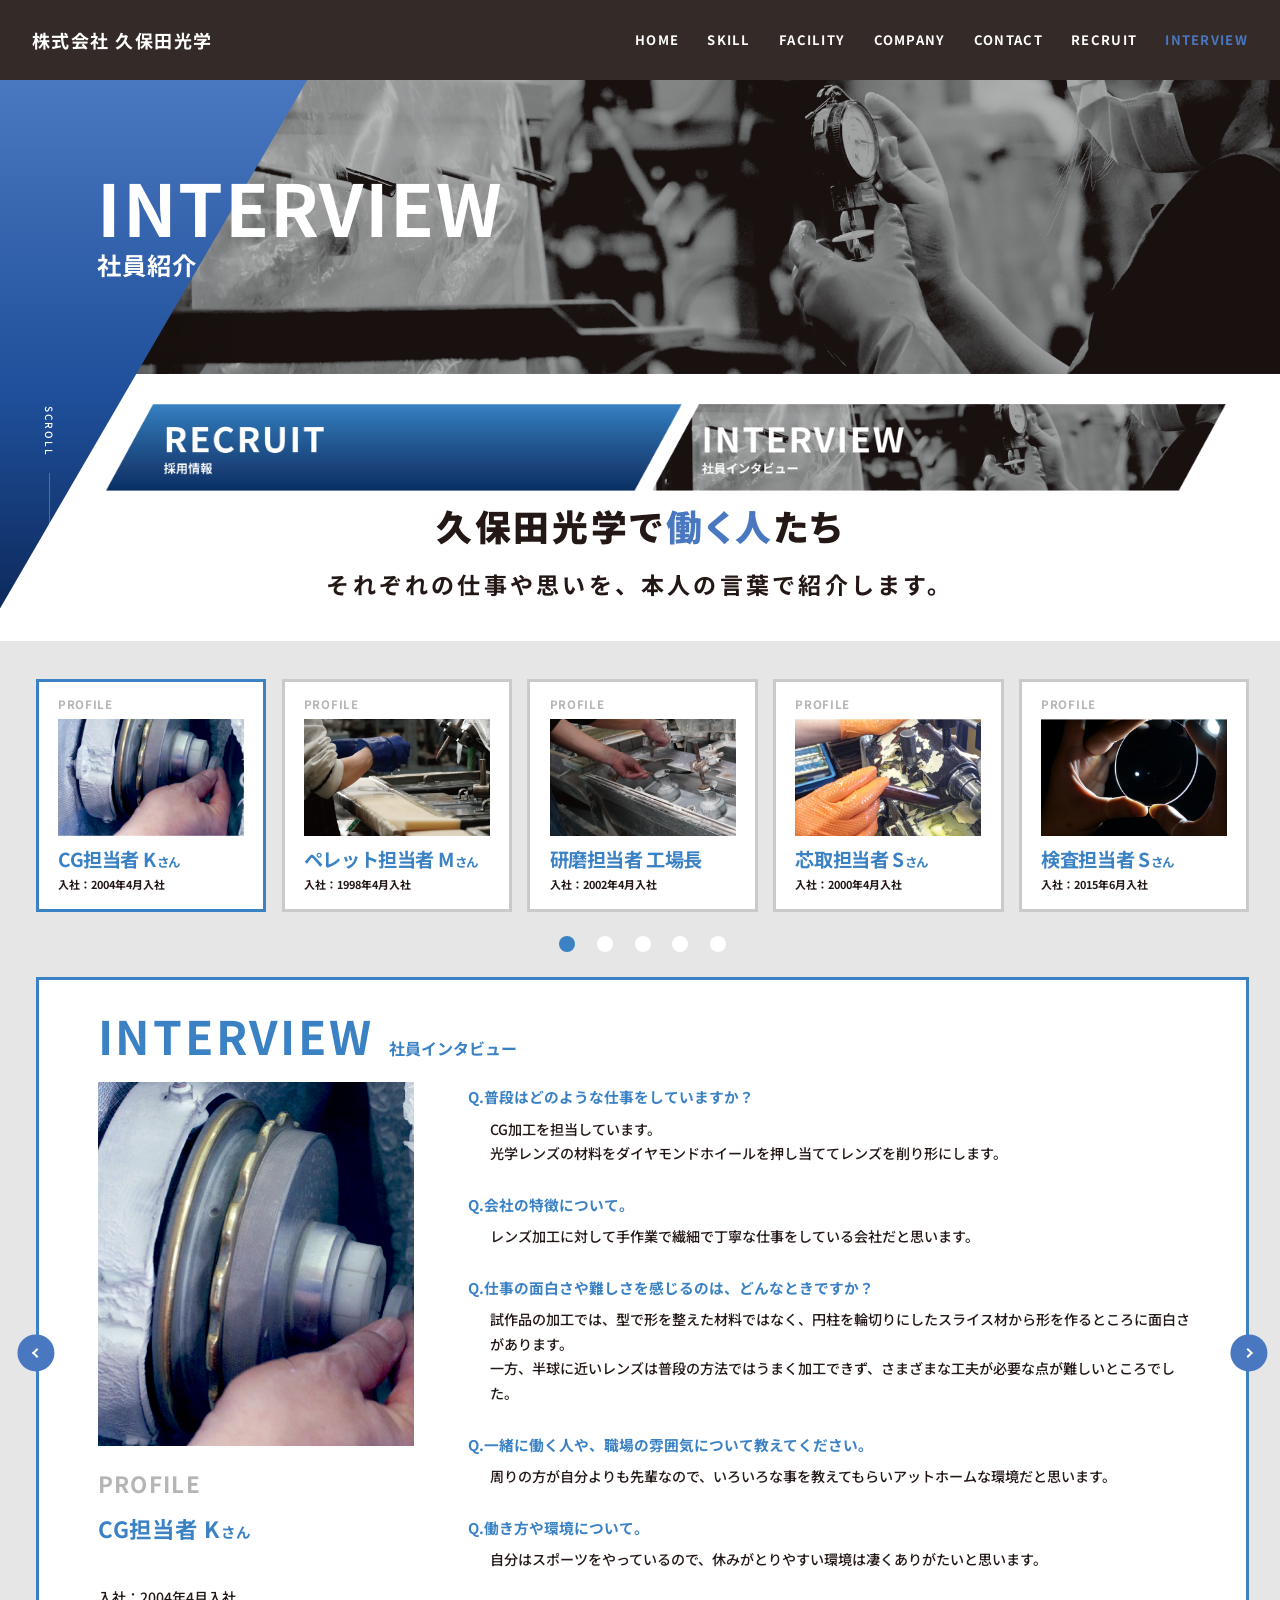
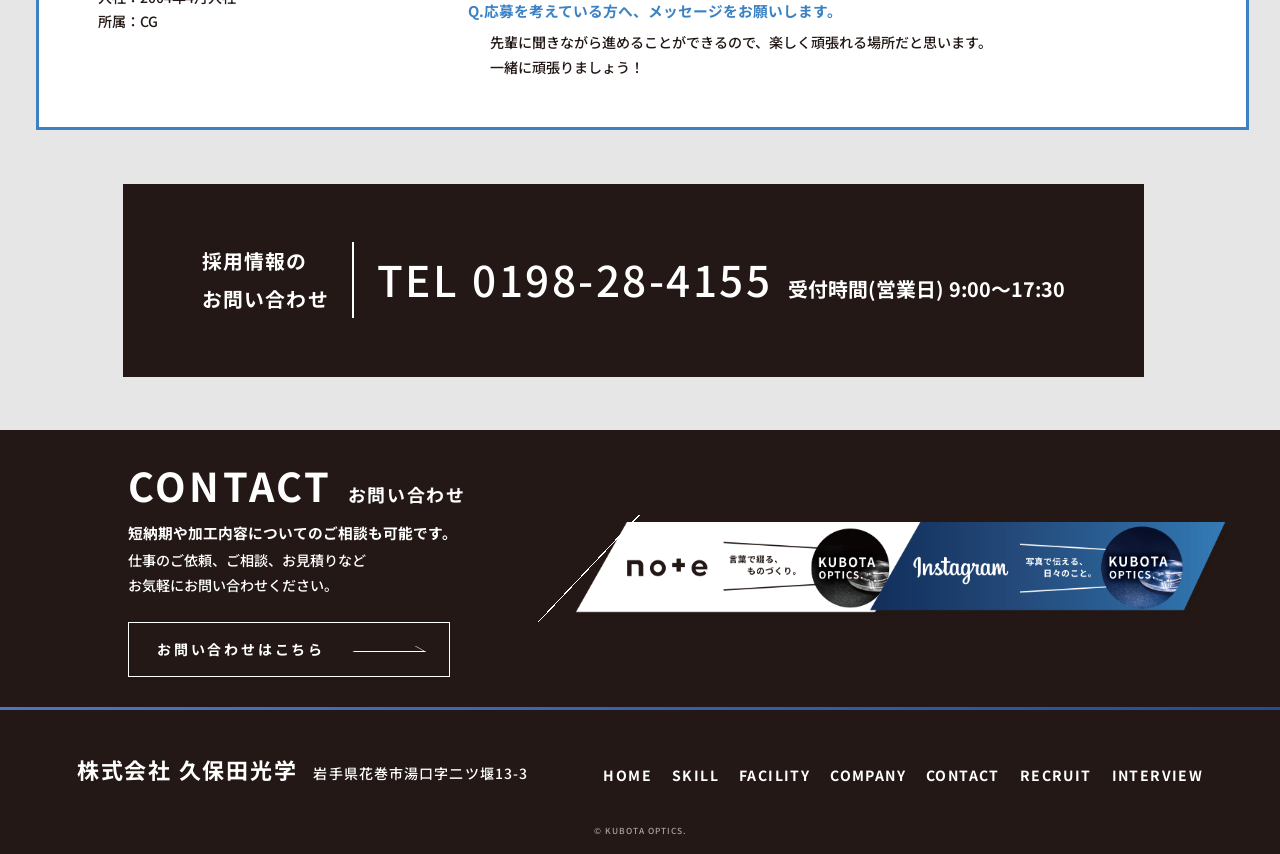
<file: interview.html>
<!doctype html>
<html lang="ja">
  <head>
    <meta charset="UTF-8" />
    <meta name="viewport" content="width=device-width, initial-scale=1.0" />

    <title>INTERVIEW 社員紹介｜株式会社 久保田光学</title>
    <meta
      name="description"
      content="株式会社久保田光学で働く社員のインタビュー。CG・ペレット・研磨・芯取・検査、それぞれの仕事や思いを本人の言葉で紹介します。"
    />

    <link rel="preconnect" href="https://fonts.googleapis.com" />
    <link rel="preconnect" href="https://fonts.gstatic.com" crossorigin />
    <link
      href="https://fonts.googleapis.com/css2?family=Noto+Sans+JP:wght@400;500;700;900&display=swap"
      rel="stylesheet"
    />
    <link rel="stylesheet" href="css/style.css" />
  </head>
  <body>
    <!-- ========== ヘッダー（常に追従） ========== -->
    <header class="l-header js-header">
      <div class="l-header__inner">
        <a class="l-header__logo" href="index.html">株式会社 久保田光学</a>

        <button
          class="c-hamburger js-hamburger"
          type="button"
          aria-controls="global-nav"
          aria-expanded="false"
          aria-label="メニューを開く"
        >
          <span class="c-hamburger__line"></span>
        </button>

        <nav
          class="l-header__nav js-drawer"
          id="global-nav"
          aria-label="グローバルナビゲーション"
        >
          <ul class="c-nav" role="list">
            <li class="c-nav__item">
              <a class="c-nav__link" href="index.html">HOME</a>
            </li>
            <li class="c-nav__item">
              <a class="c-nav__link" href="skill.html">SKILL</a>
            </li>
            <li class="c-nav__item">
              <a class="c-nav__link" href="facility.html">FACILITY</a>
            </li>
            <li class="c-nav__item">
              <a class="c-nav__link" href="company.html">COMPANY</a>
            </li>
            <li class="c-nav__item">
              <a class="c-nav__link" href="contact.html">CONTACT</a>
            </li>
            <li class="c-nav__item">
              <a class="c-nav__link" href="recruit.html">RECRUIT</a>
            </li>
            <li class="c-nav__item">
              <a
                class="c-nav__link is-current"
                href="interview.html"
                aria-current="page"
                >INTERVIEW</a
              >
            </li>
          </ul>
        </nav>
      </div>
    </header>

    <main class="l-main">
      <!-- ========== 下層ページ KV ========== -->
      <div class="c-page-hero">
        <img
          class="c-page-hero__img"
          src="images/interview/hero.png"
          alt=""
          width="2150"
          height="494"
        />
        <div class="c-page-hero__inner">
          <h1 class="c-page-hero__title">
            <span class="c-page-hero__en">INTERVIEW</span>
            <span class="c-page-hero__ja">社員紹介</span>
          </h1>
        </div>
        <p class="c-scroll-sign c-page-hero__scroll" aria-hidden="true">SCROLL</p>
      </div>

      <!-- ページ内ナビと本文 -->
      <div class="l-sticky-area">
        <!-- ========== 採用情報／社員インタビュー ========== -->
        <nav class="c-page-nav" aria-label="採用情報のナビゲーション">
          <ul class="c-page-nav__list" role="list">
            <li class="c-page-nav__item">
              <a class="c-page-nav__link" href="recruit.html">
                <img
                  src="images/recruit/nav-recruit.png"
                  alt="RECRUIT 採用情報"
                  width="1434"
                  height="219"
                />
              </a>
            </li>
            <li class="c-page-nav__item">
              <a class="c-page-nav__link" href="#interview" aria-current="page">
                <img
                  src="images/recruit/nav-interview.png"
                  alt="INTERVIEW 社員インタビュー"
                  width="1434"
                  height="219"
                />
              </a>
            </li>
          </ul>
        </nav>

        <section class="l-anchor p-interview" id="interview" aria-labelledby="interview-heading">
          <!-- リード -->
          <div class="p-interview__intro">
            <h2 class="c-lead c-lead--large" id="interview-heading">
              久保田光学で<em class="c-lead__em">働く人</em>たち
            </h2>
            <p class="p-interview__text">
              <span class="u-inline-block">それぞれの仕事や思いを、</span><span class="u-inline-block">本人の言葉で紹介します。</span>
            </p>
          </div>

          <!--
            社員インタビュー
            PC：上に社員の一覧と丸印、下に選んだ社員のインタビュー（左右の矢印でも切り替え）
            SP：社員の一覧を表示し、タップした社員のインタビューをその下に開く
          -->
          <div class="c-interview-viewer p-interview__viewer js-interview-viewer">
            <ul class="c-staff-list c-interview-viewer__list" role="list">
            <li class="c-staff-list__item" style="--item: 1">
              <button
                class="c-staff-card is-current js-interview-trigger"
                type="button"
                aria-controls="interview-1"
                aria-expanded="true"
              >
                <picture class="c-staff-card__media">
                  <img
                    class="c-staff-card__img"
                    src="images/interview/photo-01-sp.png"
                    alt=""
                    width="731"
                    height="458"
                    loading="lazy"
                  />
                </picture>
                <span class="c-staff-card__body">
                  <span class="c-staff-card__label">PROFILE</span>
                  <span class="c-staff-card__name">CG担当者 K<small class="c-staff-card__honorific">さん</small></span>
                  <span class="c-staff-card__join">入社：2004年4月入社</span>
                </span>
              </button>
            </li>
            <li class="c-staff-list__item" style="--item: 2">
              <button
                class="c-staff-card js-interview-trigger"
                type="button"
                aria-controls="interview-2"
                aria-expanded="false"
              >
                <picture class="c-staff-card__media">
                  <img
                    class="c-staff-card__img"
                    src="images/interview/photo-02-sp.png"
                    alt=""
                    width="731"
                    height="458"
                    loading="lazy"
                  />
                </picture>
                <span class="c-staff-card__body">
                  <span class="c-staff-card__label">PROFILE</span>
                  <span class="c-staff-card__name">ペレット担当者 M<small class="c-staff-card__honorific">さん</small></span>
                  <span class="c-staff-card__join">入社：1998年4月入社</span>
                </span>
              </button>
            </li>
            <li class="c-staff-list__item" style="--item: 3">
              <button
                class="c-staff-card js-interview-trigger"
                type="button"
                aria-controls="interview-3"
                aria-expanded="false"
              >
                <picture class="c-staff-card__media">
                  <img
                    class="c-staff-card__img"
                    src="images/interview/photo-03-sp.png"
                    alt=""
                    width="731"
                    height="458"
                    loading="lazy"
                  />
                </picture>
                <span class="c-staff-card__body">
                  <span class="c-staff-card__label">PROFILE</span>
                  <span class="c-staff-card__name">研磨担当者 工場長</span>
                  <span class="c-staff-card__join">入社：2002年4月入社</span>
                </span>
              </button>
            </li>
            <li class="c-staff-list__item" style="--item: 4">
              <button
                class="c-staff-card js-interview-trigger"
                type="button"
                aria-controls="interview-4"
                aria-expanded="false"
              >
                <picture class="c-staff-card__media">
                  <img
                    class="c-staff-card__img"
                    src="images/interview/photo-04-sp.png"
                    alt=""
                    width="731"
                    height="458"
                    loading="lazy"
                  />
                </picture>
                <span class="c-staff-card__body">
                  <span class="c-staff-card__label">PROFILE</span>
                  <span class="c-staff-card__name">芯取担当者 S<small class="c-staff-card__honorific">さん</small></span>
                  <span class="c-staff-card__join">入社：2000年4月入社</span>
                </span>
              </button>
            </li>
            <li class="c-staff-list__item" style="--item: 5">
              <button
                class="c-staff-card js-interview-trigger"
                type="button"
                aria-controls="interview-5"
                aria-expanded="false"
              >
                <picture class="c-staff-card__media">
                  <img
                    class="c-staff-card__img"
                    src="images/interview/photo-05-sp.png"
                    alt=""
                    width="731"
                    height="458"
                    loading="lazy"
                  />
                </picture>
                <span class="c-staff-card__body">
                  <span class="c-staff-card__label">PROFILE</span>
                  <span class="c-staff-card__name">検査担当者 S<small class="c-staff-card__honorific">さん</small></span>
                  <span class="c-staff-card__join">入社：2015年6月入社</span>
                </span>
              </button>
            </li>
            </ul>

            <ul class="c-interview-viewer__dots" role="list">
              <li><button class="c-interview-viewer__dot is-current js-interview-trigger" type="button" aria-controls="interview-1" aria-label="CG担当者 Kさんのインタビュー" aria-current="true"></button></li>
              <li><button class="c-interview-viewer__dot js-interview-trigger" type="button" aria-controls="interview-2" aria-label="ペレット担当者 Mさんのインタビュー"></button></li>
              <li><button class="c-interview-viewer__dot js-interview-trigger" type="button" aria-controls="interview-3" aria-label="研磨担当者 工場長のインタビュー"></button></li>
              <li><button class="c-interview-viewer__dot js-interview-trigger" type="button" aria-controls="interview-4" aria-label="芯取担当者 Sさんのインタビュー"></button></li>
              <li><button class="c-interview-viewer__dot js-interview-trigger" type="button" aria-controls="interview-5" aria-label="検査担当者 Sさんのインタビュー"></button></li>
            </ul>

            <div class="c-interview-viewer__stage">
              <div class="c-interview-viewer__panels">
                <!-- 1人目 -->
                <article class="c-interview is-open js-interview-panel" id="interview-1" style="--item: 1" aria-labelledby="interview-1-name">
                  <p class="c-interview__label" aria-hidden="true">
                    <span class="c-interview__label-en">INTERVIEW</span>
                    <span class="c-interview__label-ja">社員インタビュー</span>
                  </p>
                  <img
                    class="c-interview__photo"
                    src="images/interview/photo-01.png"
                    alt=""
                    width="553"
                    height="794"
                    loading="lazy"
                  />
                  <div class="c-interview__profile">
                    <p class="c-interview__profile-label">PROFILE</p>
                    <h3 class="c-interview__name" id="interview-1-name">CG担当者 K<small class="c-interview__honorific">さん</small></h3>
                    <dl class="c-interview__meta">
                      <div><dt>入社</dt><dd>2004年4月入社</dd></div>
                      <div><dt>所属</dt><dd>CG</dd></div>
                    </dl>
                  </div>
                  <dl class="c-interview__qa">
                    <div class="c-interview__qa-item">
                      <dt class="c-interview__question">Q.普段はどのような仕事をしていますか？</dt>
                      <dd class="c-interview__answer">
                      <p>CG加工を担当しています。</p>
                      <p>光学レンズの材料をダイヤモンドホイールを押し当ててレンズを削り形にします。</p>
                      </dd>
                    </div>
                    <div class="c-interview__qa-item">
                      <dt class="c-interview__question">Q.会社の特徴について。</dt>
                      <dd class="c-interview__answer">
                      <p>レンズ加工に対して手作業で繊細で丁寧な仕事をしている会社だと思います。</p>
                      </dd>
                    </div>
                    <div class="c-interview__qa-item">
                      <dt class="c-interview__question">Q.仕事の面白さや難しさを感じるのは、どんなときですか？</dt>
                      <dd class="c-interview__answer">
                      <p>試作品の加工では、型で形を整えた材料ではなく、円柱を輪切りにしたスライス材から形を作るところに面白さがあります。</p>
                      <p>一方、半球に近いレンズは普段の方法ではうまく加工できず、さまざまな工夫が必要な点が難しいところでした。</p>
                      </dd>
                    </div>
                    <div class="c-interview__qa-item">
                      <dt class="c-interview__question">Q.一緒に働く人や、職場の雰囲気について教えてください。</dt>
                      <dd class="c-interview__answer">
                      <p>周りの方が自分よりも先輩なので、いろいろな事を教えてもらいアットホームな環境だと思います。</p>
                      </dd>
                    </div>
                    <div class="c-interview__qa-item">
                      <dt class="c-interview__question">Q.働き方や環境について。</dt>
                      <dd class="c-interview__answer">
                      <p>自分はスポーツをやっているので、休みがとりやすい環境は凄くありがたいと思います。</p>
                      </dd>
                    </div>
                    <div class="c-interview__qa-item">
                      <dt class="c-interview__question">Q.応募を考えている方へ、メッセージをお願いします。</dt>
                      <dd class="c-interview__answer">
                      <p>先輩に聞きながら進めることができるので、楽しく頑張れる場所だと思います。</p>
                      <p>一緒に頑張りましょう！</p>
                      </dd>
                    </div>
                  </dl>
                </article>
                <!-- 2人目 -->
                <article class="c-interview js-interview-panel" id="interview-2" style="--item: 2" aria-labelledby="interview-2-name">
                  <p class="c-interview__label" aria-hidden="true">
                    <span class="c-interview__label-en">INTERVIEW</span>
                    <span class="c-interview__label-ja">社員インタビュー</span>
                  </p>
                  <img
                    class="c-interview__photo"
                    src="images/interview/photo-02.png"
                    alt=""
                    width="553"
                    height="794"
                    loading="lazy"
                  />
                  <div class="c-interview__profile">
                    <p class="c-interview__profile-label">PROFILE</p>
                    <h3 class="c-interview__name" id="interview-2-name">ペレット担当者 M<small class="c-interview__honorific">さん</small></h3>
                    <dl class="c-interview__meta">
                      <div><dt>入社</dt><dd>1998年4月入社</dd></div>
                      <div><dt>所属</dt><dd>ペレット</dd></div>
                    </dl>
                  </div>
                  <dl class="c-interview__qa">
                    <div class="c-interview__qa-item">
                      <dt class="c-interview__question">Q.普段はどのような仕事をしていますか？</dt>
                      <dd class="c-interview__answer">
                      <p>ペレット加工を担当しています。入社歴は28年目です。ダイヤモンド砥粒が含まれた2種類のペレットと呼ばれる砥石でレンズの表面を段階的に削っています。</p>
                      </dd>
                    </div>
                    <div class="c-interview__qa-item">
                      <dt class="c-interview__question">Q.仕事で感じたやりがいなどのエピソードを教えてください。</dt>
                      <dd class="c-interview__answer">
                      <p>私たちが磨いたレンズを使用した望遠鏡を使い、大きな月をみんなで見た時には、とても感動しました。</p>
                      </dd>
                    </div>
                    <div class="c-interview__qa-item">
                      <dt class="c-interview__question">Q.仕事の面白さや難しさを感じるのは、どんなときですか？</dt>
                      <dd class="c-interview__answer">
                      <p>何度か微調整しながら加工をしますが、求められている精度からズレずにLOTが加工し終わると、成長や面白さを感じます。厚さや面精度（Newton）を既定の範囲内で加工することや、少しずつ微調整しズレが無いようにすることが難しいです。</p>
                      </dd>
                    </div>
                    <div class="c-interview__qa-item">
                      <dt class="c-interview__question">Q.一緒に働く人や、職場の雰囲気について教えてください。</dt>
                      <dd class="c-interview__answer">
                      <p>長年働いている人達が多いので、ベテランさんからのアドバイスが色々あり聞きやすい環境だと思います。</p>
                      </dd>
                    </div>
                    <div class="c-interview__qa-item">
                      <dt class="c-interview__question">Q.これから取り組んでみたいことはありますか？</dt>
                      <dd class="c-interview__answer">
                      <p>必要な道具などを旋盤を使い加工出来るようになりました。</p>
                      <p>加工した正確な精度を大事にし、次工程でもスムーズに進めるように引き渡したいです。</p>
                      </dd>
                    </div>
                    <div class="c-interview__qa-item">
                      <dt class="c-interview__question">Q.応募を考えている方へ、メッセージをお願いします。</dt>
                      <dd class="c-interview__answer">
                      <p>入社した際は先輩方が丁寧に教えますので興味のある方は是非一緒に頑張りましょう！！</p>
                      </dd>
                    </div>
                  </dl>
                </article>
                <!-- 3人目 -->
                <article class="c-interview js-interview-panel" id="interview-3" style="--item: 3" aria-labelledby="interview-3-name">
                  <p class="c-interview__label" aria-hidden="true">
                    <span class="c-interview__label-en">INTERVIEW</span>
                    <span class="c-interview__label-ja">社員インタビュー</span>
                  </p>
                  <img
                    class="c-interview__photo"
                    src="images/interview/photo-03.png"
                    alt=""
                    width="553"
                    height="794"
                    loading="lazy"
                  />
                  <div class="c-interview__profile">
                    <p class="c-interview__profile-label">PROFILE</p>
                    <h3 class="c-interview__name" id="interview-3-name">研磨担当者 工場長</h3>
                    <dl class="c-interview__meta">
                      <div><dt>入社</dt><dd>2002年4月入社</dd></div>
                      <div><dt>所属</dt><dd>研磨</dd></div>
                    </dl>
                  </div>
                  <dl class="c-interview__qa">
                    <div class="c-interview__qa-item">
                      <dt class="c-interview__question">Q.普段はどのような仕事をしていますか？</dt>
                      <dd class="c-interview__answer">
                      <p>研磨工程を担当しています。</p>
                      <p>凸凹レンズを研磨剤を使用し表面を磨き上げる仕事です。</p>
                      </dd>
                    </div>
                    <div class="c-interview__qa-item">
                      <dt class="c-interview__question">Q.仕事で大切にしていることは何ですか？</dt>
                      <dd class="c-interview__answer">
                      <p>受注してからの短期間での納品、工程内での高い良品率が強味であり、慣れている作業でも確認を欠かさず、現場での情報共有を大切にしています。一つひとつのレンズの品質を意識し、声をかけ合いながら丁寧に作業を進めています。</p>
                      </dd>
                    </div>
                    <div class="c-interview__qa-item">
                      <dt class="c-interview__question">Q.仕事の面白さや難しさを感じるのは、どんなときですか？</dt>
                      <dd class="c-interview__answer">
                      <p>取引先に、自分で磨いたレンズが直接評価されるので、緊張感もあり、精度を常に維持するという難しさも有りますが、規格内の面精度が出来上がった時の達成感があります。</p>
                      </dd>
                    </div>
                    <div class="c-interview__qa-item">
                      <dt class="c-interview__question">Q.一緒に働く人や、職場の雰囲気について教えてください。</dt>
                      <dd class="c-interview__answer">
                      <p>平均が約45歳ですが、気持ちはとても若い人たちです！</p>
                      </dd>
                    </div>
                    <div class="c-interview__qa-item">
                      <dt class="c-interview__question">Q.これから取り組んでみたいことはありますか？</dt>
                      <dd class="c-interview__answer">
                      <p>工場長になって客観的に物事を考えられるようになり、増産を目標とした個人のスキルアップや、それぞれの仕事の進め方に取り組みたいと感じています。</p>
                      </dd>
                    </div>
                    <div class="c-interview__qa-item">
                      <dt class="c-interview__question">Q.応募を考えている方へ、メッセージをお願いします。</dt>
                      <dd class="c-interview__answer">
                      <p>光学製品は色々な部品で構成されています。レンズも部品ですが大切なパーツです。</p>
                      <p>一緒にその大切な部品のモノづくりをしてみましょう。</p>
                      </dd>
                    </div>
                  </dl>
                </article>
                <!-- 4人目 -->
                <article class="c-interview js-interview-panel" id="interview-4" style="--item: 4" aria-labelledby="interview-4-name">
                  <p class="c-interview__label" aria-hidden="true">
                    <span class="c-interview__label-en">INTERVIEW</span>
                    <span class="c-interview__label-ja">社員インタビュー</span>
                  </p>
                  <img
                    class="c-interview__photo"
                    src="images/interview/photo-04.png"
                    alt=""
                    width="553"
                    height="794"
                    loading="lazy"
                  />
                  <div class="c-interview__profile">
                    <p class="c-interview__profile-label">PROFILE</p>
                    <h3 class="c-interview__name" id="interview-4-name">芯取担当者 S<small class="c-interview__honorific">さん</small></h3>
                    <dl class="c-interview__meta">
                      <div><dt>入社</dt><dd>2000年4月入社</dd></div>
                      <div><dt>所属</dt><dd>芯取</dd></div>
                    </dl>
                  </div>
                  <dl class="c-interview__qa">
                    <div class="c-interview__qa-item">
                      <dt class="c-interview__question">Q.普段はどのような仕事をしていますか？</dt>
                      <dd class="c-interview__answer">
                      <p>芯取で加工、品質管理、スケジュール管理を担当しています。</p>
                      <p>直径を揃えながらレンズの中心を削って出すお仕事です。</p>
                      </dd>
                    </div>
                    <div class="c-interview__qa-item">
                      <dt class="c-interview__question">Q.働き方について。</dt>
                      <dd class="c-interview__answer">
                      <p>忙しい時は、仕事のことで手一杯になってしまいますが、落ち着いて物事を考えられるようにしていきたいと思います。</p>
                      </dd>
                    </div>
                    <div class="c-interview__qa-item">
                      <dt class="c-interview__question">Q.仕事の面白さや難しさを感じるのは、どんなときですか？</dt>
                      <dd class="c-interview__answer">
                      <p>前後工程の流れを勘案しスケジュール管理を行なう事や、前工程に連絡をとりながら決めることが難しいですが、知識、論理で新規レンズを上手く加工が出来た時には面白さを感じます。</p>
                      </dd>
                    </div>
                    <div class="c-interview__qa-item">
                      <dt class="c-interview__question">Q.一緒に働く人や、職場の雰囲気について教えてください。</dt>
                      <dd class="c-interview__answer">
                      <p>部署内では本音を話したり、冗談を言い合えるような、信頼できる皆さんと共に、仕事をしています。</p>
                      </dd>
                    </div>
                    <div class="c-interview__qa-item">
                      <dt class="c-interview__question">Q.これから取り組んでみたいことはありますか？</dt>
                      <dd class="c-interview__answer">
                      <p>機械的にはまだ難しいですが、Φ200を超える大玉レンズやΦ10以下の小玉レンズに挑戦してみたいと思っています。</p>
                      </dd>
                    </div>
                    <div class="c-interview__qa-item">
                      <dt class="c-interview__question">Q.応募を考えている方へ、メッセージをお願いします。</dt>
                      <dd class="c-interview__answer">
                      <p>職人的な仕事内容なので、短期間での結果にこだわらず、中長期的に一人前になる事を第一に考えて焦らず知識と経験を積み重ねてください。</p>
                      </dd>
                    </div>
                  </dl>
                </article>
                <!-- 5人目 -->
                <article class="c-interview js-interview-panel" id="interview-5" style="--item: 5" aria-labelledby="interview-5-name">
                  <p class="c-interview__label" aria-hidden="true">
                    <span class="c-interview__label-en">INTERVIEW</span>
                    <span class="c-interview__label-ja">社員インタビュー</span>
                  </p>
                  <img
                    class="c-interview__photo"
                    src="images/interview/photo-05.png"
                    alt=""
                    width="553"
                    height="794"
                    loading="lazy"
                  />
                  <div class="c-interview__profile">
                    <p class="c-interview__profile-label">PROFILE</p>
                    <h3 class="c-interview__name" id="interview-5-name">検査担当者 S<small class="c-interview__honorific">さん</small></h3>
                    <dl class="c-interview__meta">
                      <div><dt>入社</dt><dd>2015年6月入社</dd></div>
                      <div><dt>所属</dt><dd>検査</dd></div>
                    </dl>
                  </div>
                  <dl class="c-interview__qa">
                    <div class="c-interview__qa-item">
                      <dt class="c-interview__question">Q.普段はどのような仕事をしていますか？</dt>
                      <dd class="c-interview__answer">
                      <p>光学レンズの洗浄・検査を担当しています。</p>
                      <p>完成したレンズに問題がないか、メーカーごとの基準に沿って確認し、品質を守る仕事です。</p>
                      </dd>
                    </div>
                    <div class="c-interview__qa-item">
                      <dt class="c-interview__question">Q.仕事で大切にしていることは何ですか？</dt>
                      <dd class="c-interview__answer">
                      <p>慣れている作業でも確認を欠かさず、現場での情報共有を大切にしています。</p>
                      <p>一つひとつのレンズの品質を意識し、声をかけ合いながら丁寧に作業を進めています。</p>
                      </dd>
                    </div>
                    <div class="c-interview__qa-item">
                      <dt class="c-interview__question">Q.仕事の面白さや難しさを感じるのは、どんなときですか？</dt>
                      <dd class="c-interview__answer">
                      <p>レンズの状態や作業の進み具合を見て、流れや優先順位を工夫し、効率よく進められたときです。</p>
                      <p>経験を重ねる中で、全体の流れを見ながら動けるようになりました。</p>
                      </dd>
                    </div>
                    <div class="c-interview__qa-item">
                      <dt class="c-interview__question">Q.一緒に働く人や、職場の雰囲気について教えてください。</dt>
                      <dd class="c-interview__answer">
                      <p>分からないことや困ったことがあったときに、周りに相談しやすい職場です。</p>
                      <p>確認や声かけをしながら、丁寧に仕事を進めています。</p>
                      </dd>
                    </div>
                    <div class="c-interview__qa-item">
                      <dt class="c-interview__question">Q.これから取り組んでみたいことはありますか？</dt>
                      <dd class="c-interview__answer">
                      <p>今の仕事について、さらに知識や経験を増やしていきたいです。</p>
                      <p>正確さを保ちながら、より効率よく仕事ができるようになりたいと思っています。</p>
                      </dd>
                    </div>
                    <div class="c-interview__qa-item">
                      <dt class="c-interview__question">Q.応募を考えている方へ、メッセージをお願いします。</dt>
                      <dd class="c-interview__answer">
                      <p>最初は覚えることが多く、難しいと感じることもあると思います。</p>
                      <p>分からないことは周りに聞きながら、少しずつ覚えていきましょう。</p>
                      </dd>
                    </div>
                  </dl>
                </article>
              </div>
              <!-- PC：前後の社員へ切り替える矢印 -->
              <button class="c-arrow-button c-arrow-button--prev c-interview-viewer__arrow c-interview-viewer__arrow--prev js-interview-prev" type="button" aria-label="前の社員のインタビュー"></button>
              <button class="c-arrow-button c-interview-viewer__arrow c-interview-viewer__arrow--next js-interview-next" type="button" aria-label="次の社員のインタビュー"></button>
            </div>
          </div>

          <!-- 電話 -->
          <div class="c-tel-box p-interview__tel">
            <p class="c-tel-box__lead">
              採用情報の<br class="u-hidden-sp" />お問い合わせ
            </p>
            <p class="c-tel-box__body">
              <a class="c-tel-box__number" href="tel:0198284155">TEL 0198-28-4155</a>
              <span class="c-tel-box__note">受付時間(営業日) 9:00〜17:30</span>
            </p>
          </div>
        </section>
      </div>

      <!-- ========== お問い合わせ＋SNS ========== -->
      <section class="c-contact-band" aria-labelledby="contact-heading">
        <div class="c-contact-band__body">
          <h2 class="c-section-title c-section-title--light" id="contact-heading">
            <span class="c-section-title__en">CONTACT</span>
            <span class="c-section-title__ja">お問い合わせ</span>
          </h2>
          <p class="c-contact-band__lead">
            <span class="u-inline-block">短納期や加工内容についての</span><span class="u-inline-block">ご相談も可能です。</span>
          </p>
          <p class="c-contact-band__text">
            <span class="u-inline-block">仕事のご依頼、ご相談、お見積りなど</span><span class="u-inline-block">お気軽にお問い合わせください。</span>
          </p>
          <a class="c-button c-button--light c-contact-band__button" href="contact.html"
            >お問い合わせはこちら</a
          >
        </div>

        <div class="c-contact-band__sns">
          <ul class="c-banner-list c-banner-list--row" role="list">
            <li class="c-banner-list__item js-inview u-fade-up">
              <a
                class="c-banner"
                href="https://note.com/kubota_optical"
                target="_blank"
                rel="noopener noreferrer"
              >
                <picture>
                  <!-- SP 専用画像 -->
                  <source
                    media="(max-width: 767px)"
                    srcset="images/top/banner-note-sp.png"
                  />
                  <img
                    class="c-banner__img"
                    src="images/top/banner-note.png"
                    alt="note｜久保田光学の公式note"
                    width="1282"
                    height="535"
                    loading="lazy"
                  />
                </picture>
              </a>
            </li>
            <li
              class="c-banner-list__item js-inview u-fade-up"
              style="--delay: 0.15s"
            >
              <a
                class="c-banner"
                href="https://www.instagram.com/kubota_optics/"
                target="_blank"
                rel="noopener noreferrer"
              >
                <picture>
                  <!-- SP 専用画像 -->
                  <source
                    media="(max-width: 767px)"
                    srcset="images/top/banner-instagram-sp.png"
                  />
                  <img
                    class="c-banner__img"
                    src="images/top/banner-instagram.png"
                    alt="Instagram｜久保田光学の公式インスタグラム"
                    width="1282"
                    height="535"
                    loading="lazy"
                  />
                </picture>
              </a>
            </li>
          </ul>
        </div>
      </section>
    </main>

    <!-- ========== フッター ========== -->
    <footer class="l-footer">
      <div class="l-footer__inner l-inner">
        <div class="l-footer__info">
          <p class="l-footer__name">株式会社 久保田光学</p>
          <address class="l-footer__address">
            岩手県花巻市湯口字二ツ堰13-3
          </address>
        </div>
        <nav class="l-footer__nav" aria-label="フッターナビゲーション">
          <ul class="c-nav c-nav--sub" role="list">
            <li class="c-nav__item">
              <a class="c-nav__link" href="index.html">HOME</a>
            </li>
            <li class="c-nav__item">
              <a class="c-nav__link" href="skill.html">SKILL</a>
            </li>
            <li class="c-nav__item">
              <a class="c-nav__link" href="facility.html">FACILITY</a>
            </li>
            <li class="c-nav__item">
              <a class="c-nav__link" href="company.html">COMPANY</a>
            </li>
            <li class="c-nav__item">
              <a class="c-nav__link" href="contact.html">CONTACT</a>
            </li>
            <li class="c-nav__item">
              <a class="c-nav__link" href="recruit.html">RECRUIT</a>
            </li>
            <li class="c-nav__item">
              <a class="c-nav__link" href="interview.html">INTERVIEW</a>
            </li>
          </ul>
        </nav>
      </div>
      <p class="l-footer__copy"><small>&copy; KUBOTA OPTICS.</small></p>
    </footer>

    <script src="js/main.js"></script>
  </body>
</html>
</file>
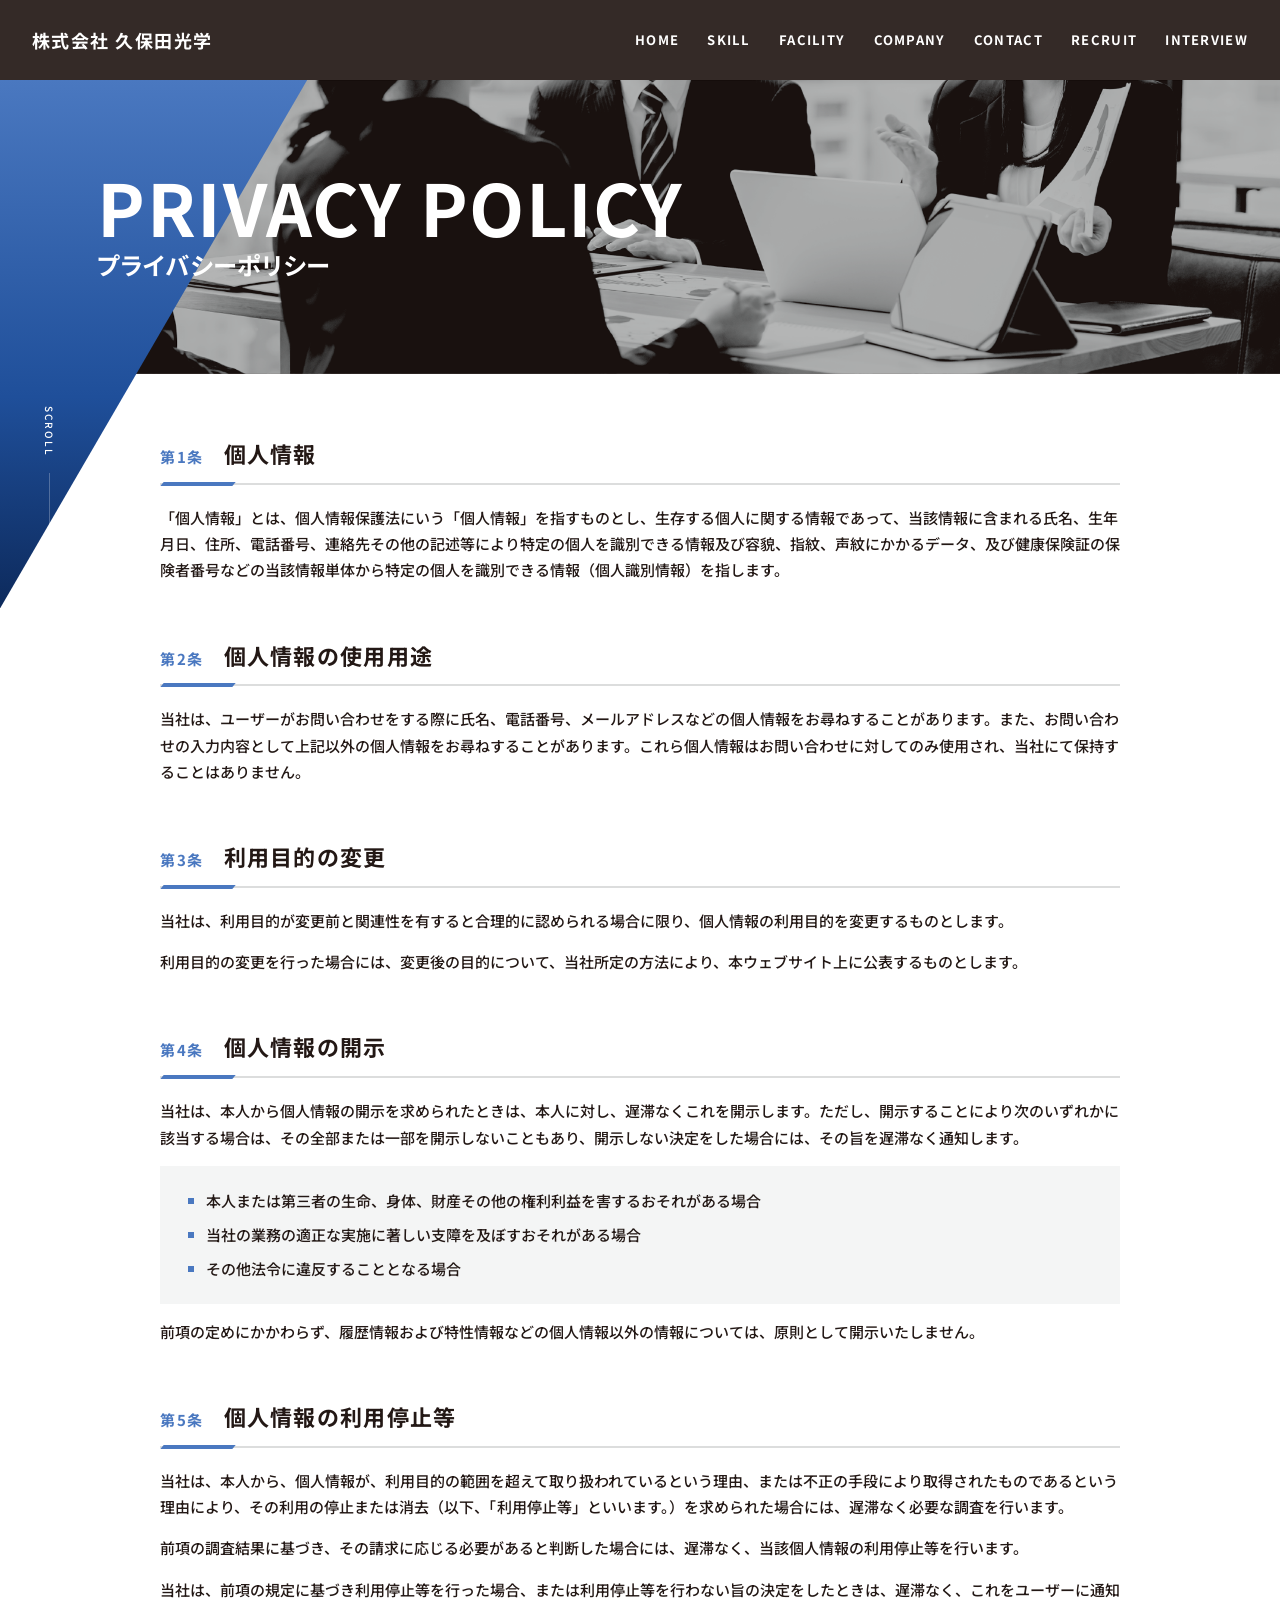
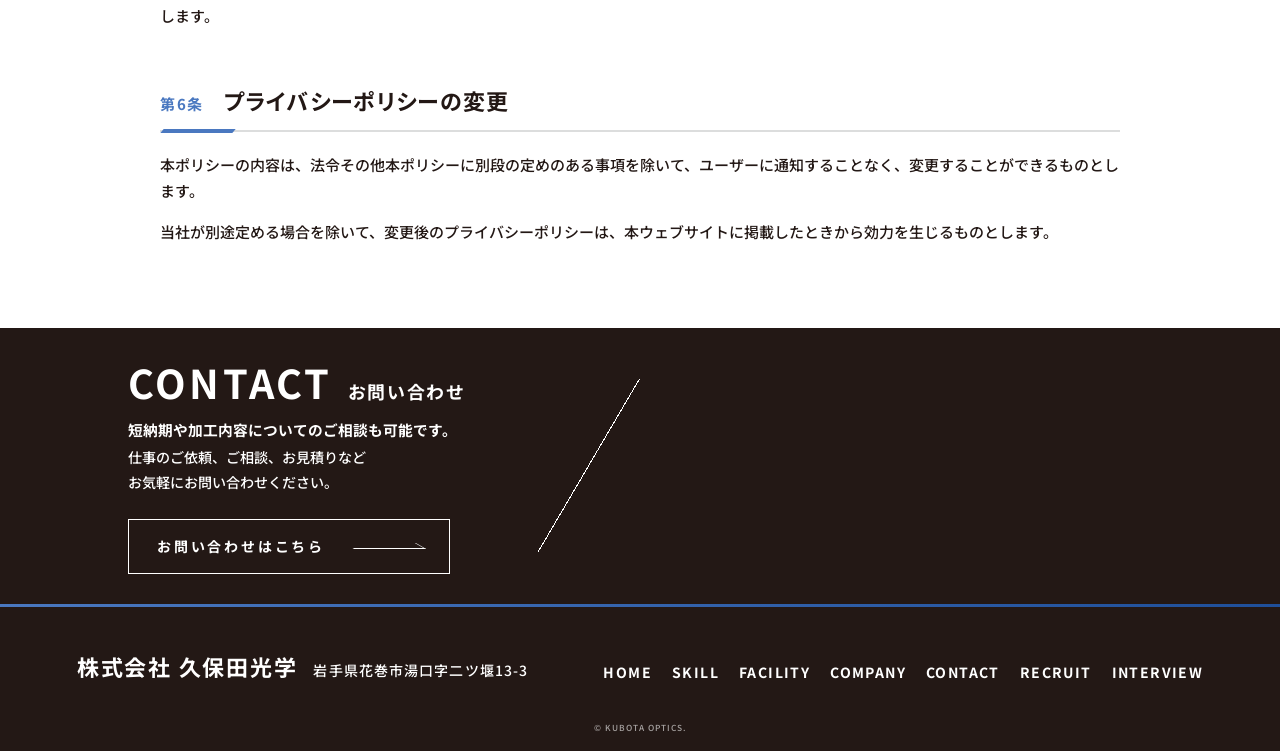
<file: privacy.html>
<!doctype html>
<html lang="ja">
  <head>
    <meta charset="UTF-8" />
    <meta name="viewport" content="width=device-width, initial-scale=1.0" />

    <title>PRIVACY POLICY プライバシーポリシー｜株式会社 久保田光学</title>
    <meta
      name="description"
      content="株式会社久保田光学のプライバシーポリシー。お問い合わせの際にお預かりする個人情報の取り扱いについてご説明します。"
    />

    <link rel="preconnect" href="https://fonts.googleapis.com" />
    <link rel="preconnect" href="https://fonts.gstatic.com" crossorigin />
    <link
      href="https://fonts.googleapis.com/css2?family=Noto+Sans+JP:wght@400;500;700;900&display=swap"
      rel="stylesheet"
    />
    <link rel="stylesheet" href="css/style.css" />
  </head>
  <body>
    <!-- ========== ヘッダー（常に追従） ========== -->
    <header class="l-header js-header">
      <div class="l-header__inner">
        <a class="l-header__logo" href="index.html">株式会社 久保田光学</a>

        <button
          class="c-hamburger js-hamburger"
          type="button"
          aria-controls="global-nav"
          aria-expanded="false"
          aria-label="メニューを開く"
        >
          <span class="c-hamburger__line"></span>
        </button>

        <nav
          class="l-header__nav js-drawer"
          id="global-nav"
          aria-label="グローバルナビゲーション"
        >
          <ul class="c-nav" role="list">
            <li class="c-nav__item">
              <a class="c-nav__link" href="index.html">HOME</a>
            </li>
            <li class="c-nav__item">
              <a class="c-nav__link" href="skill.html">SKILL</a>
            </li>
            <li class="c-nav__item">
              <a class="c-nav__link" href="facility.html">FACILITY</a>
            </li>
            <li class="c-nav__item">
              <a class="c-nav__link" href="company.html">COMPANY</a>
            </li>
            <li class="c-nav__item">
              <a class="c-nav__link" href="contact.html">CONTACT</a>
            </li>
            <li class="c-nav__item">
              <a class="c-nav__link" href="recruit.html">RECRUIT</a>
            </li>
            <li class="c-nav__item">
              <a class="c-nav__link" href="interview.html">INTERVIEW</a>
            </li>
          </ul>
        </nav>
      </div>
    </header>

    <main class="l-main">
      <!-- ========== 下層ページ KV ========== -->
      <div class="c-page-hero">
        <img
          class="c-page-hero__img"
          src="images/contact/hero.png"
          alt=""
          width="2150"
          height="494"
        />
        <div class="c-page-hero__inner">
          <h1 class="c-page-hero__title">
            <span class="c-page-hero__en">PRIVACY POLICY</span>
            <span class="c-page-hero__ja">プライバシーポリシー</span>
          </h1>
        </div>
        <p class="c-scroll-sign c-page-hero__scroll" aria-hidden="true">SCROLL</p>
      </div>

      <!-- ========== 条文 ========== -->
      <div class="p-privacy">
        <div class="p-privacy__inner l-inner">
          <ol class="c-article-list" role="list">
            <li class="c-article">
              <h2 class="c-article__title">
                <span class="c-article__num">第1条</span>
                <span class="c-article__name">個人情報</span>
              </h2>
              <div class="c-article__body">
                <p>「個人情報」とは、個人情報保護法にいう「個人情報」を指すものとし、生存する個人に関する情報であって、当該情報に含まれる氏名、生年月日、住所、電話番号、連絡先その他の記述等により特定の個人を識別できる情報及び容貌、指紋、声紋にかかるデータ、及び健康保険証の保険者番号などの当該情報単体から特定の個人を識別できる情報（個人識別情報）を指します。</p>
              </div>
            </li>
            <li class="c-article">
              <h2 class="c-article__title">
                <span class="c-article__num">第2条</span>
                <span class="c-article__name">個人情報の使用用途</span>
              </h2>
              <div class="c-article__body">
                <p>当社は、ユーザーがお問い合わせをする際に氏名、電話番号、メールアドレスなどの個人情報をお尋ねすることがあります。また、お問い合わせの入力内容として上記以外の個人情報をお尋ねすることがあります。これら個人情報はお問い合わせに対してのみ使用され、当社にて保持することはありません。</p>
              </div>
            </li>
            <li class="c-article">
              <h2 class="c-article__title">
                <span class="c-article__num">第3条</span>
                <span class="c-article__name">利用目的の変更</span>
              </h2>
              <div class="c-article__body">
                <p>当社は、利用目的が変更前と関連性を有すると合理的に認められる場合に限り、個人情報の利用目的を変更するものとします。</p>
                <p>利用目的の変更を行った場合には、変更後の目的について、当社所定の方法により、本ウェブサイト上に公表するものとします。</p>
              </div>
            </li>
            <li class="c-article">
              <h2 class="c-article__title">
                <span class="c-article__num">第4条</span>
                <span class="c-article__name">個人情報の開示</span>
              </h2>
              <div class="c-article__body">
                <p>当社は、本人から個人情報の開示を求められたときは、本人に対し、遅滞なくこれを開示します。ただし、開示することにより次のいずれかに該当する場合は、その全部または一部を開示しないこともあり、開示しない決定をした場合には、その旨を遅滞なく通知します。</p>
                <ul class="c-article__list">
                  <li>本人または第三者の生命、身体、財産その他の権利利益を害するおそれがある場合</li>
                  <li>当社の業務の適正な実施に著しい支障を及ぼすおそれがある場合</li>
                  <li>その他法令に違反することとなる場合</li>
                </ul>
                <p>前項の定めにかかわらず、履歴情報および特性情報などの個人情報以外の情報については、原則として開示いたしません。</p>
              </div>
            </li>
            <li class="c-article">
              <h2 class="c-article__title">
                <span class="c-article__num">第5条</span>
                <span class="c-article__name">個人情報の利用停止等</span>
              </h2>
              <div class="c-article__body">
                <p>当社は、本人から、個人情報が、利用目的の範囲を超えて取り扱われているという理由、または不正の手段により取得されたものであるという理由により、その利用の停止または消去（以下、「利用停止等」といいます。）を求められた場合には、遅滞なく必要な調査を行います。</p>
                <p>前項の調査結果に基づき、その請求に応じる必要があると判断した場合には、遅滞なく、当該個人情報の利用停止等を行います。</p>
                <p>当社は、前項の規定に基づき利用停止等を行った場合、または利用停止等を行わない旨の決定をしたときは、遅滞なく、これをユーザーに通知します。</p>
              </div>
            </li>
            <li class="c-article">
              <h2 class="c-article__title">
                <span class="c-article__num">第6条</span>
                <span class="c-article__name">プライバシーポリシーの変更</span>
              </h2>
              <div class="c-article__body">
                <p>本ポリシーの内容は、法令その他本ポリシーに別段の定めのある事項を除いて、ユーザーに通知することなく、変更することができるものとします。</p>
                <p>当社が別途定める場合を除いて、変更後のプライバシーポリシーは、本ウェブサイトに掲載したときから効力を生じるものとします。</p>
              </div>
            </li>
          </ol>
        </div>
      </div>

      <!-- ========== お問い合わせ＋SNS ========== -->
      <section class="c-contact-band" aria-labelledby="contact-heading">
        <div class="c-contact-band__body">
          <h2 class="c-section-title c-section-title--light" id="contact-heading">
            <span class="c-section-title__en">CONTACT</span>
            <span class="c-section-title__ja">お問い合わせ</span>
          </h2>
          <p class="c-contact-band__lead">
            <span class="u-inline-block">短納期や加工内容についての</span><span class="u-inline-block">ご相談も可能です。</span>
          </p>
          <p class="c-contact-band__text">
            <span class="u-inline-block">仕事のご依頼、ご相談、お見積りなど</span><span class="u-inline-block">お気軽にお問い合わせください。</span>
          </p>
          <a class="c-button c-button--light c-contact-band__button" href="contact.html"
            >お問い合わせはこちら</a
          >
        </div>

        <div class="c-contact-band__sns">
          <ul class="c-banner-list c-banner-list--row" role="list">
            <li class="c-banner-list__item js-inview u-fade-up">
              <a
                class="c-banner"
                href="https://note.com/kubota_optical"
                target="_blank"
                rel="noopener noreferrer"
              >
                <picture>
                  <!-- SP 専用画像 -->
                  <source
                    media="(max-width: 767px)"
                    srcset="images/top/banner-note-sp.png"
                  />
                  <img
                    class="c-banner__img"
                    src="images/top/banner-note.png"
                    alt="note｜久保田光学の公式note"
                    width="1282"
                    height="535"
                    loading="lazy"
                  />
                </picture>
              </a>
            </li>
            <li
              class="c-banner-list__item js-inview u-fade-up"
              style="--delay: 0.15s"
            >
              <a
                class="c-banner"
                href="https://www.instagram.com/kubota_optics/"
                target="_blank"
                rel="noopener noreferrer"
              >
                <picture>
                  <!-- SP 専用画像 -->
                  <source
                    media="(max-width: 767px)"
                    srcset="images/top/banner-instagram-sp.png"
                  />
                  <img
                    class="c-banner__img"
                    src="images/top/banner-instagram.png"
                    alt="Instagram｜久保田光学の公式インスタグラム"
                    width="1282"
                    height="535"
                    loading="lazy"
                  />
                </picture>
              </a>
            </li>
          </ul>
        </div>
      </section>
    </main>

    <!-- ========== フッター ========== -->
    <footer class="l-footer">
      <div class="l-footer__inner l-inner">
        <div class="l-footer__info">
          <p class="l-footer__name">株式会社 久保田光学</p>
          <address class="l-footer__address">
            岩手県花巻市湯口字二ツ堰13-3
          </address>
        </div>
        <nav class="l-footer__nav" aria-label="フッターナビゲーション">
          <ul class="c-nav c-nav--sub" role="list">
            <li class="c-nav__item">
              <a class="c-nav__link" href="index.html">HOME</a>
            </li>
            <li class="c-nav__item">
              <a class="c-nav__link" href="skill.html">SKILL</a>
            </li>
            <li class="c-nav__item">
              <a class="c-nav__link" href="facility.html">FACILITY</a>
            </li>
            <li class="c-nav__item">
              <a class="c-nav__link" href="company.html">COMPANY</a>
            </li>
            <li class="c-nav__item">
              <a class="c-nav__link" href="contact.html">CONTACT</a>
            </li>
            <li class="c-nav__item">
              <a class="c-nav__link" href="recruit.html">RECRUIT</a>
            </li>
            <li class="c-nav__item">
              <a class="c-nav__link" href="interview.html">INTERVIEW</a>
            </li>
          </ul>
        </nav>
      </div>
      <p class="l-footer__copy"><small>&copy; KUBOTA OPTICS.</small></p>
    </footer>

    <script src="js/main.js"></script>
  </body>
</html>
</file>
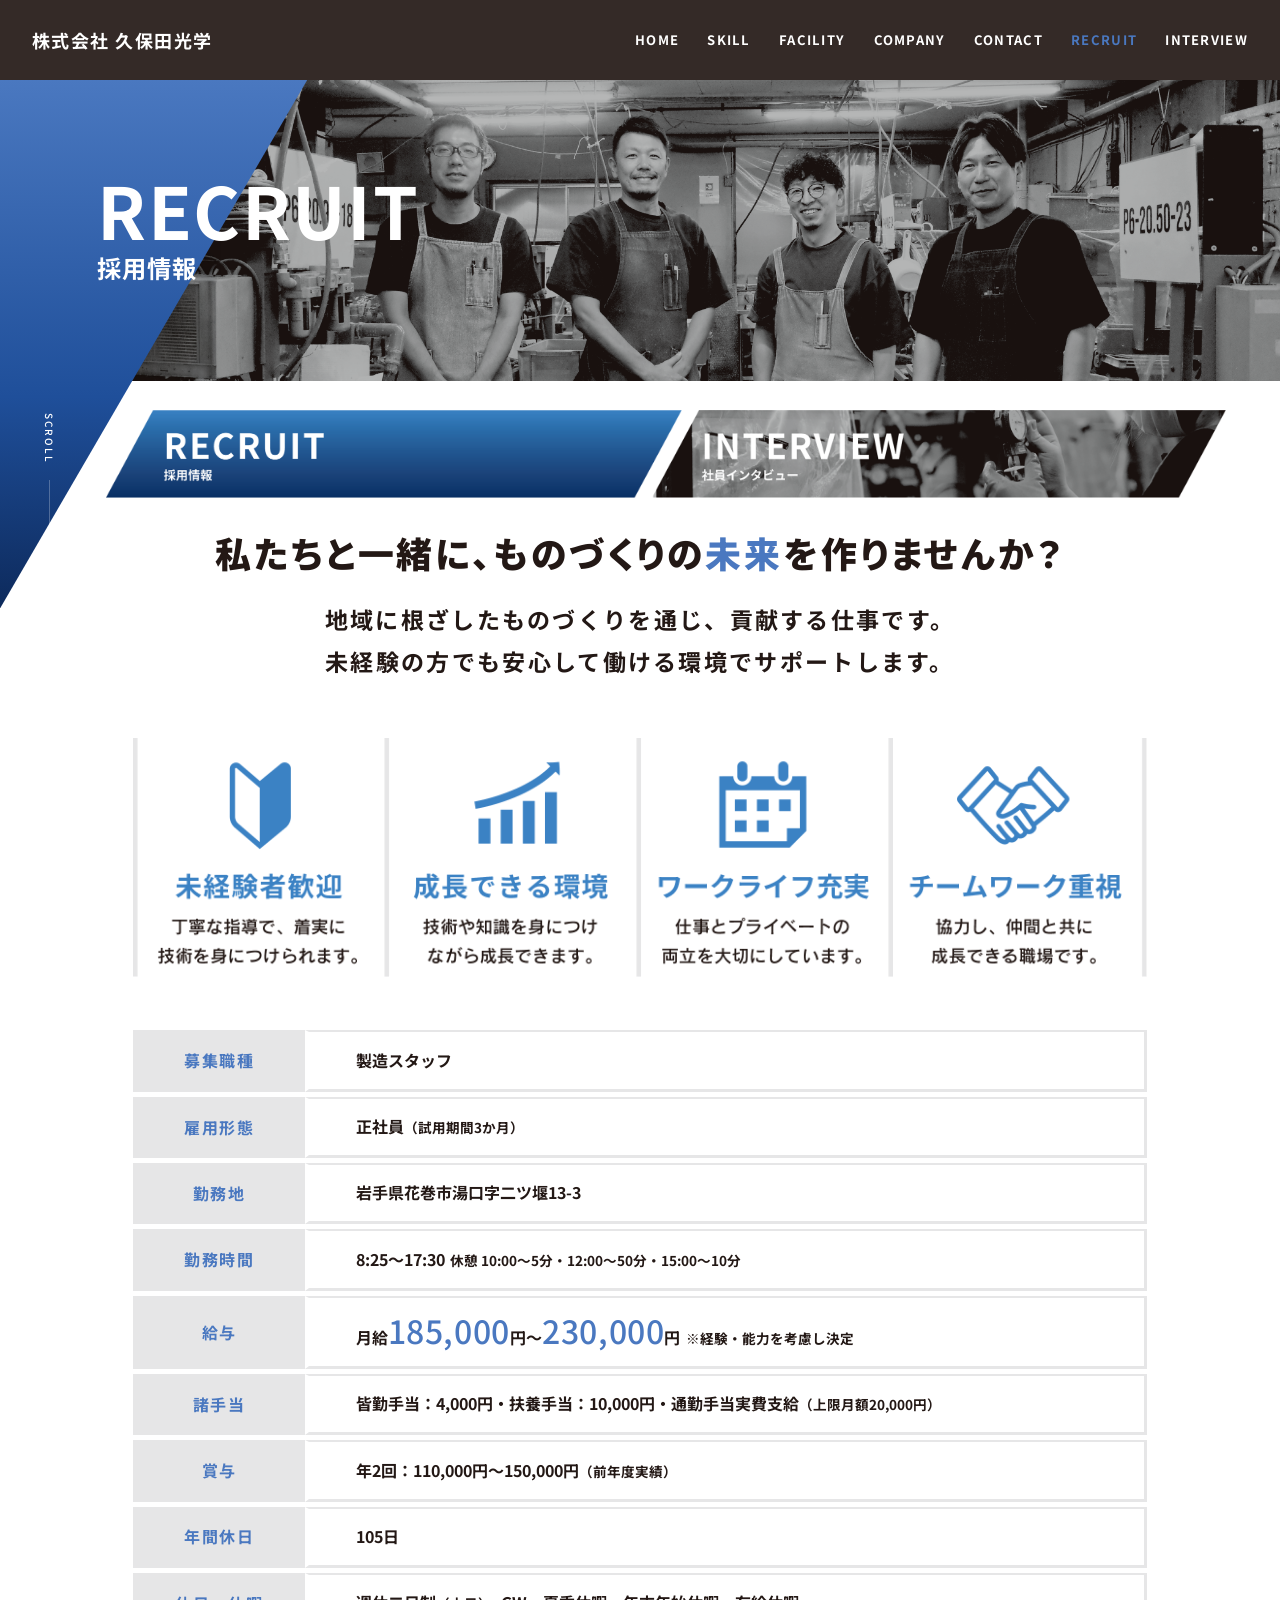
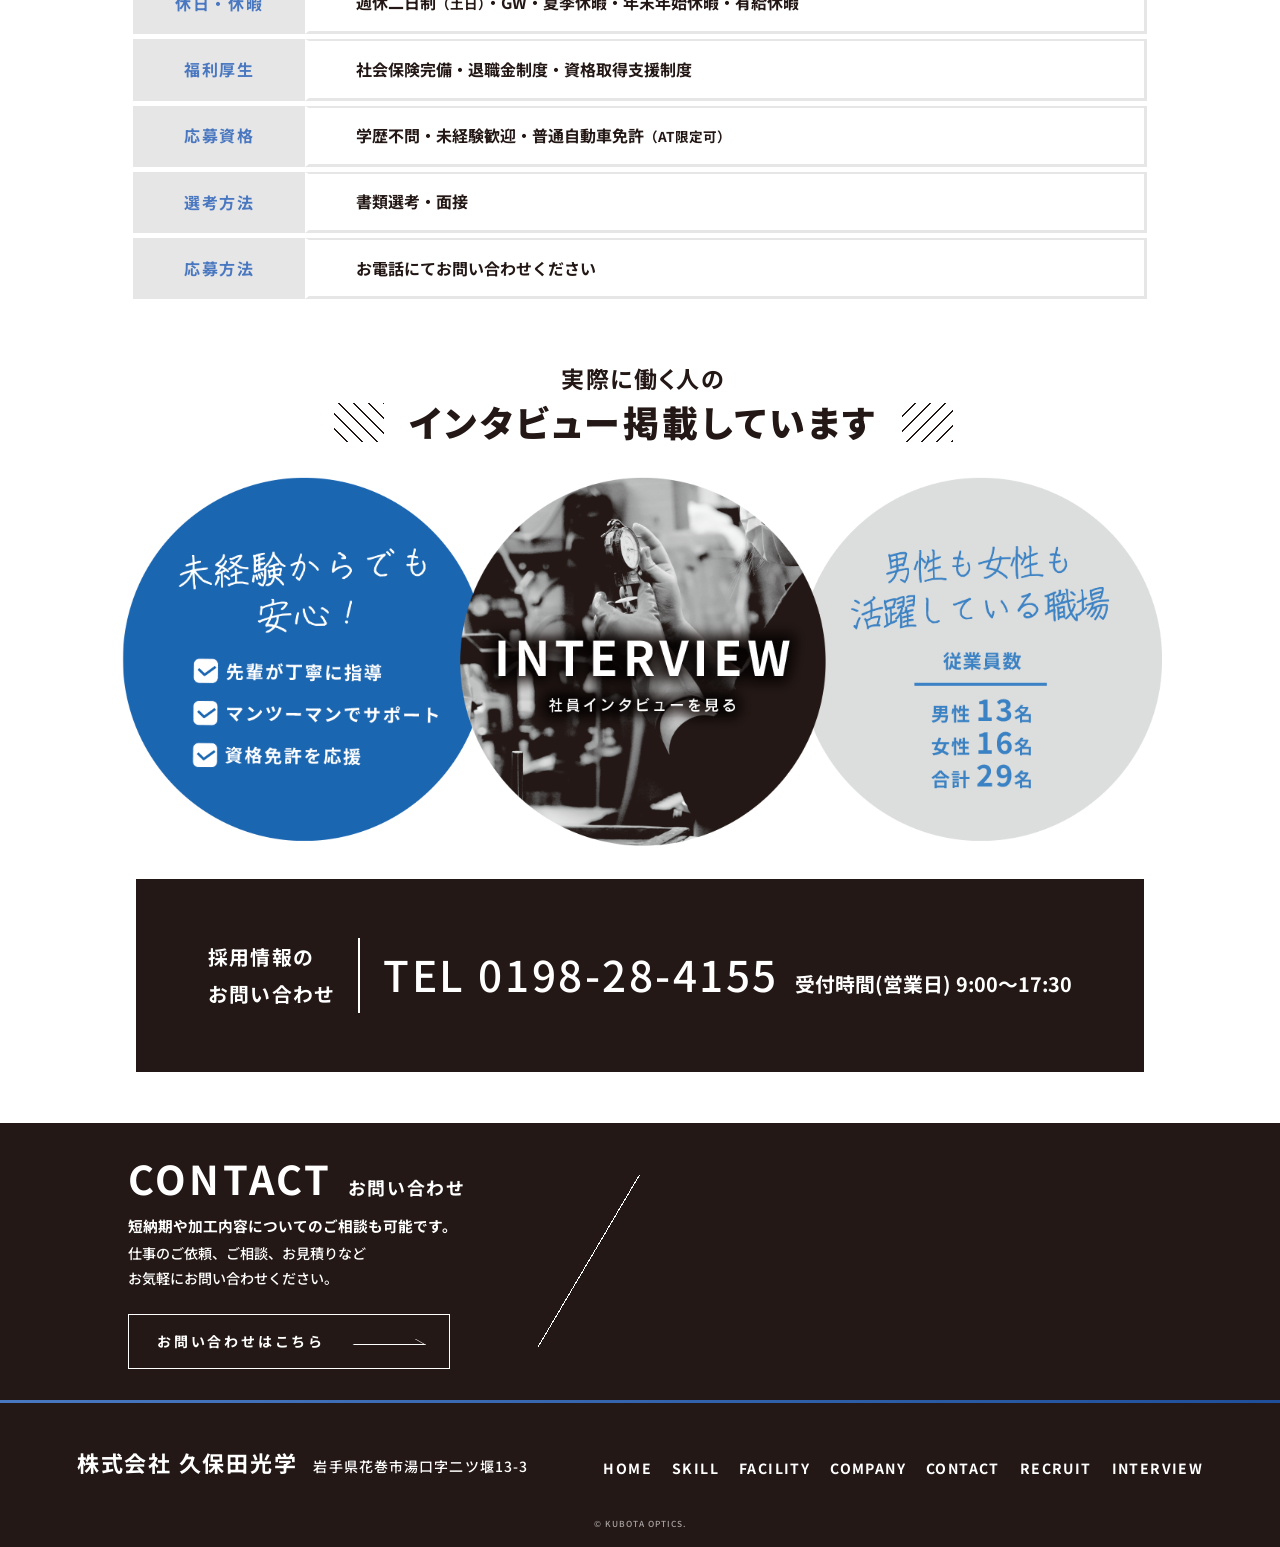
<file: recruit.html>
<!doctype html>
<html lang="ja">
  <head>
    <meta charset="UTF-8" />
    <meta name="viewport" content="width=device-width, initial-scale=1.0" />

    <title>RECRUIT 採用情報｜株式会社 久保田光学</title>
    <meta
      name="description"
      content="株式会社久保田光学の採用情報。未経験歓迎の製造スタッフを募集しています。募集要項と社員インタビューをご覧いただけます。"
    />

    <link rel="preconnect" href="https://fonts.googleapis.com" />
    <link rel="preconnect" href="https://fonts.gstatic.com" crossorigin />
    <link
      href="https://fonts.googleapis.com/css2?family=Noto+Sans+JP:wght@400;500;700;900&display=swap"
      rel="stylesheet"
    />
    <link rel="stylesheet" href="css/style.css" />
  </head>
  <body>
    <!-- ========== ヘッダー（常に追従） ========== -->
    <header class="l-header js-header">
      <div class="l-header__inner">
        <a class="l-header__logo" href="index.html">株式会社 久保田光学</a>

        <button
          class="c-hamburger js-hamburger"
          type="button"
          aria-controls="global-nav"
          aria-expanded="false"
          aria-label="メニューを開く"
        >
          <span class="c-hamburger__line"></span>
        </button>

        <nav
          class="l-header__nav js-drawer"
          id="global-nav"
          aria-label="グローバルナビゲーション"
        >
          <ul class="c-nav" role="list">
            <li class="c-nav__item">
              <a class="c-nav__link" href="index.html">HOME</a>
            </li>
            <li class="c-nav__item">
              <a class="c-nav__link" href="skill.html">SKILL</a>
            </li>
            <li class="c-nav__item">
              <a class="c-nav__link" href="facility.html">FACILITY</a>
            </li>
            <li class="c-nav__item">
              <a class="c-nav__link" href="company.html">COMPANY</a>
            </li>
            <li class="c-nav__item">
              <a class="c-nav__link" href="contact.html">CONTACT</a>
            </li>
            <li class="c-nav__item">
              <a
                class="c-nav__link is-current"
                href="recruit.html"
                aria-current="page"
                >RECRUIT</a
              >
            </li>
            <li class="c-nav__item">
              <a class="c-nav__link" href="interview.html">INTERVIEW</a>
            </li>
          </ul>
        </nav>
      </div>
    </header>

    <main class="l-main">
      <!-- ========== 下層ページ KV ========== -->
      <div class="c-page-hero">
        <img
          class="c-page-hero__img"
          src="images/recruit/hero.png"
          alt=""
          width="2092"
          height="492"
        />
        <div class="c-page-hero__inner">
          <h1 class="c-page-hero__title">
            <span class="c-page-hero__en">RECRUIT</span>
            <span class="c-page-hero__ja">採用情報</span>
          </h1>
        </div>
        <p class="c-scroll-sign c-page-hero__scroll" aria-hidden="true">SCROLL</p>
      </div>

      <!-- ページ内ナビと本文 -->
      <div class="l-sticky-area">
        <!-- ========== 採用情報／社員インタビュー ========== -->
        <nav class="c-page-nav" aria-label="採用情報のナビゲーション">
          <ul class="c-page-nav__list" role="list">
            <li class="c-page-nav__item">
              <a class="c-page-nav__link" href="#recruit" aria-current="page">
                <img
                  src="images/recruit/nav-recruit.png"
                  alt="RECRUIT 採用情報"
                  width="1434"
                  height="219"
                />
              </a>
            </li>
            <li class="c-page-nav__item">
              <a class="c-page-nav__link" href="interview.html">
                <img
                  src="images/recruit/nav-interview.png"
                  alt="INTERVIEW 社員インタビュー"
                  width="1434"
                  height="219"
                />
              </a>
            </li>
          </ul>
        </nav>

        <section class="l-anchor p-recruit" id="recruit" aria-labelledby="recruit-heading">
          <!-- リード -->
          <div class="p-recruit__intro">
            <h2 class="c-lead c-lead--large p-recruit__lead" id="recruit-heading">
              <span class="u-inline-block">私たちと一緒に、</span><span class="u-inline-block">ものづくりの<em class="c-lead__em">未来</em>を作りませんか？</span>
            </h2>
            <p class="p-recruit__text">
              <span class="u-inline-block">地域に根ざしたものづくりを通じ、</span><span class="u-inline-block">貢献する仕事です。</span><br />
              <span class="u-inline-block">未経験の方でも安心して働ける環境で</span><span class="u-inline-block">サポートします。</span>
            </p>
          </div>

          <!-- 4 つの特長（アイコンと文字は画像に描き込み済み） -->
          <figure class="p-recruit__points js-inview u-fade-up">
            <img
              src="images/recruit/points.png"
              alt=""
              width="2092"
              height="492"
              loading="lazy"
            />
            <figcaption class="u-visually-hidden">
              <ul>
                <li>未経験者歓迎：丁寧な指導で、着実に技術を身につけられます。</li>
                <li>成長できる環境：技術や知識を身につけながら成長できます。</li>
                <li>ワークライフ充実：仕事とプライベートの両立を大切にしています。</li>
                <li>チームワーク重視：協力し、仲間と共に成長できる職場です。</li>
              </ul>
            </figcaption>
          </figure>

          <!-- 募集要項 -->
          <div class="p-recruit__table">
            <table class="c-info-table">
              <caption class="u-visually-hidden">募集要項</caption>
              <tbody>
              <tr>
                <th scope="row">募集職種</th>
                <td>製造スタッフ</td>
              </tr>
              <tr>
                <th scope="row">雇用形態</th>
                <td>正社員<small>（試用期間3か月）</small></td>
              </tr>
              <tr>
                <th scope="row">勤務地</th>
                <td>岩手県花巻市湯口字二ツ堰13-3</td>
              </tr>
              <tr>
                <th scope="row">勤務時間</th>
                <td>8:25〜17:30<small class="c-info-table__sub">休憩 10:00〜5分・12:00〜50分・15:00〜10分</small></td>
              </tr>
              <tr>
                <th scope="row">給与</th>
                <td>月給<em class="c-info-table__em">185,000</em>円〜<em class="c-info-table__em">230,000</em>円<small class="c-info-table__sub">※経験・能力を考慮し決定</small></td>
              </tr>
              <tr>
                <th scope="row">諸手当</th>
                <td><span class="u-inline-block">皆勤手当：4,000円・</span><span class="u-inline-block">扶養手当：10,000円・</span><span class="u-inline-block">通勤手当実費支給<small>（上限月額20,000円）</small></span></td>
              </tr>
              <tr>
                <th scope="row">賞与</th>
                <td>年2回：110,000円〜150,000円<small>（前年度実績）</small></td>
              </tr>
              <tr>
                <th scope="row">年間休日</th>
                <td>105日</td>
              </tr>
              <tr>
                <th scope="row">休日・休暇</th>
                <td><span class="u-inline-block">週休二日制<small>（土日）</small>・</span><span class="u-inline-block">GW・夏季休暇・</span><span class="u-inline-block">年末年始休暇・</span><span class="u-inline-block">有給休暇</span></td>
              </tr>
              <tr>
                <th scope="row">福利厚生</th>
                <td>社会保険完備・退職金制度・資格取得支援制度</td>
              </tr>
              <tr>
                <th scope="row">応募資格</th>
                <td>学歴不問・未経験歓迎・普通自動車免許<small>（AT限定可）</small></td>
              </tr>
              <tr>
                <th scope="row">選考方法</th>
                <td>書類選考・面接</td>
              </tr>
              <tr>
                <th scope="row">応募方法</th>
                <td>お電話にてお問い合わせください</td>
              </tr>
              </tbody>
            </table>
          </div>

          <!-- 社員インタビューへの導線 -->
          <div class="p-recruit__interview">
            <h2 class="c-slash-heading">
              <span class="c-slash-heading__sub">実際に働く人の</span>
              <span class="c-slash-heading__main">インタビュー掲載しています</span>
            </h2>

            <ul class="c-circle-list" role="list">
              <!-- 中央：インタビューへのリンク（スクロールで下からフェードイン） -->
              <li class="c-circle-list__item c-circle-list__item--main js-inview u-fade-up">
                <a class="c-circle-link" href="interview.html">
                  <img
                    src="images/recruit/interview.png"
                    alt="INTERVIEW 社員インタビューを見る"
                    width="483"
                    height="486"
                    loading="lazy"
                  />
                </a>
              </li>
              <li class="c-circle-list__item js-inview u-fade-up" style="--delay: 0.2s">
                <img
                  src="images/recruit/circle-support.png"
                  alt="未経験からでも安心！先輩が丁寧に指導・マンツーマンでサポート・資格免許を応援"
                  width="492"
                  height="492"
                  loading="lazy"
                />
              </li>
              <li class="c-circle-list__item js-inview u-fade-up" style="--delay: 0.3s">
                <img
                  src="images/recruit/circle-staff.png"
                  alt="男性も女性も活躍している職場。従業員数 男性13名・女性16名・合計29名"
                  width="492"
                  height="492"
                  loading="lazy"
                />
              </li>
            </ul>
          </div>

          <!-- 電話 -->
          <div class="c-tel-box p-recruit__tel">
            <p class="c-tel-box__lead">
              採用情報の<br class="u-hidden-sp" />お問い合わせ
            </p>
            <p class="c-tel-box__body">
              <a class="c-tel-box__number" href="tel:0198284155">TEL 0198-28-4155</a>
              <span class="c-tel-box__note">受付時間(営業日) 9:00〜17:30</span>
            </p>
          </div>
        </section>
      </div>

      <!-- ========== お問い合わせ＋SNS ========== -->
      <section class="c-contact-band" aria-labelledby="contact-heading">
        <div class="c-contact-band__body">
          <h2 class="c-section-title c-section-title--light" id="contact-heading">
            <span class="c-section-title__en">CONTACT</span>
            <span class="c-section-title__ja">お問い合わせ</span>
          </h2>
          <p class="c-contact-band__lead">
            <span class="u-inline-block">短納期や加工内容についての</span><span class="u-inline-block">ご相談も可能です。</span>
          </p>
          <p class="c-contact-band__text">
            <span class="u-inline-block">仕事のご依頼、ご相談、お見積りなど</span><span class="u-inline-block">お気軽にお問い合わせください。</span>
          </p>
          <a class="c-button c-button--light c-contact-band__button" href="contact.html"
            >お問い合わせはこちら</a
          >
        </div>

        <div class="c-contact-band__sns">
          <ul class="c-banner-list c-banner-list--row" role="list">
            <li class="c-banner-list__item js-inview u-fade-up">
              <a
                class="c-banner"
                href="https://note.com/kubota_optical"
                target="_blank"
                rel="noopener noreferrer"
              >
                <picture>
                  <!-- SP 専用画像 -->
                  <source
                    media="(max-width: 767px)"
                    srcset="images/top/banner-note-sp.png"
                  />
                  <img
                    class="c-banner__img"
                    src="images/top/banner-note.png"
                    alt="note｜久保田光学の公式note"
                    width="1282"
                    height="535"
                    loading="lazy"
                  />
                </picture>
              </a>
            </li>
            <li
              class="c-banner-list__item js-inview u-fade-up"
              style="--delay: 0.15s"
            >
              <a
                class="c-banner"
                href="https://www.instagram.com/kubota_optics/"
                target="_blank"
                rel="noopener noreferrer"
              >
                <picture>
                  <!-- SP 専用画像 -->
                  <source
                    media="(max-width: 767px)"
                    srcset="images/top/banner-instagram-sp.png"
                  />
                  <img
                    class="c-banner__img"
                    src="images/top/banner-instagram.png"
                    alt="Instagram｜久保田光学の公式インスタグラム"
                    width="1282"
                    height="535"
                    loading="lazy"
                  />
                </picture>
              </a>
            </li>
          </ul>
        </div>
      </section>
    </main>

    <!-- ========== フッター ========== -->
    <footer class="l-footer">
      <div class="l-footer__inner l-inner">
        <div class="l-footer__info">
          <p class="l-footer__name">株式会社 久保田光学</p>
          <address class="l-footer__address">
            岩手県花巻市湯口字二ツ堰13-3
          </address>
        </div>
        <nav class="l-footer__nav" aria-label="フッターナビゲーション">
          <ul class="c-nav c-nav--sub" role="list">
            <li class="c-nav__item">
              <a class="c-nav__link" href="index.html">HOME</a>
            </li>
            <li class="c-nav__item">
              <a class="c-nav__link" href="skill.html">SKILL</a>
            </li>
            <li class="c-nav__item">
              <a class="c-nav__link" href="facility.html">FACILITY</a>
            </li>
            <li class="c-nav__item">
              <a class="c-nav__link" href="company.html">COMPANY</a>
            </li>
            <li class="c-nav__item">
              <a class="c-nav__link" href="contact.html">CONTACT</a>
            </li>
            <li class="c-nav__item">
              <a class="c-nav__link" href="recruit.html">RECRUIT</a>
            </li>
            <li class="c-nav__item">
              <a class="c-nav__link" href="interview.html">INTERVIEW</a>
            </li>
          </ul>
        </nav>
      </div>
      <p class="l-footer__copy"><small>&copy; KUBOTA OPTICS.</small></p>
    </footer>

    <script src="js/main.js"></script>
  </body>
</html>
</file>
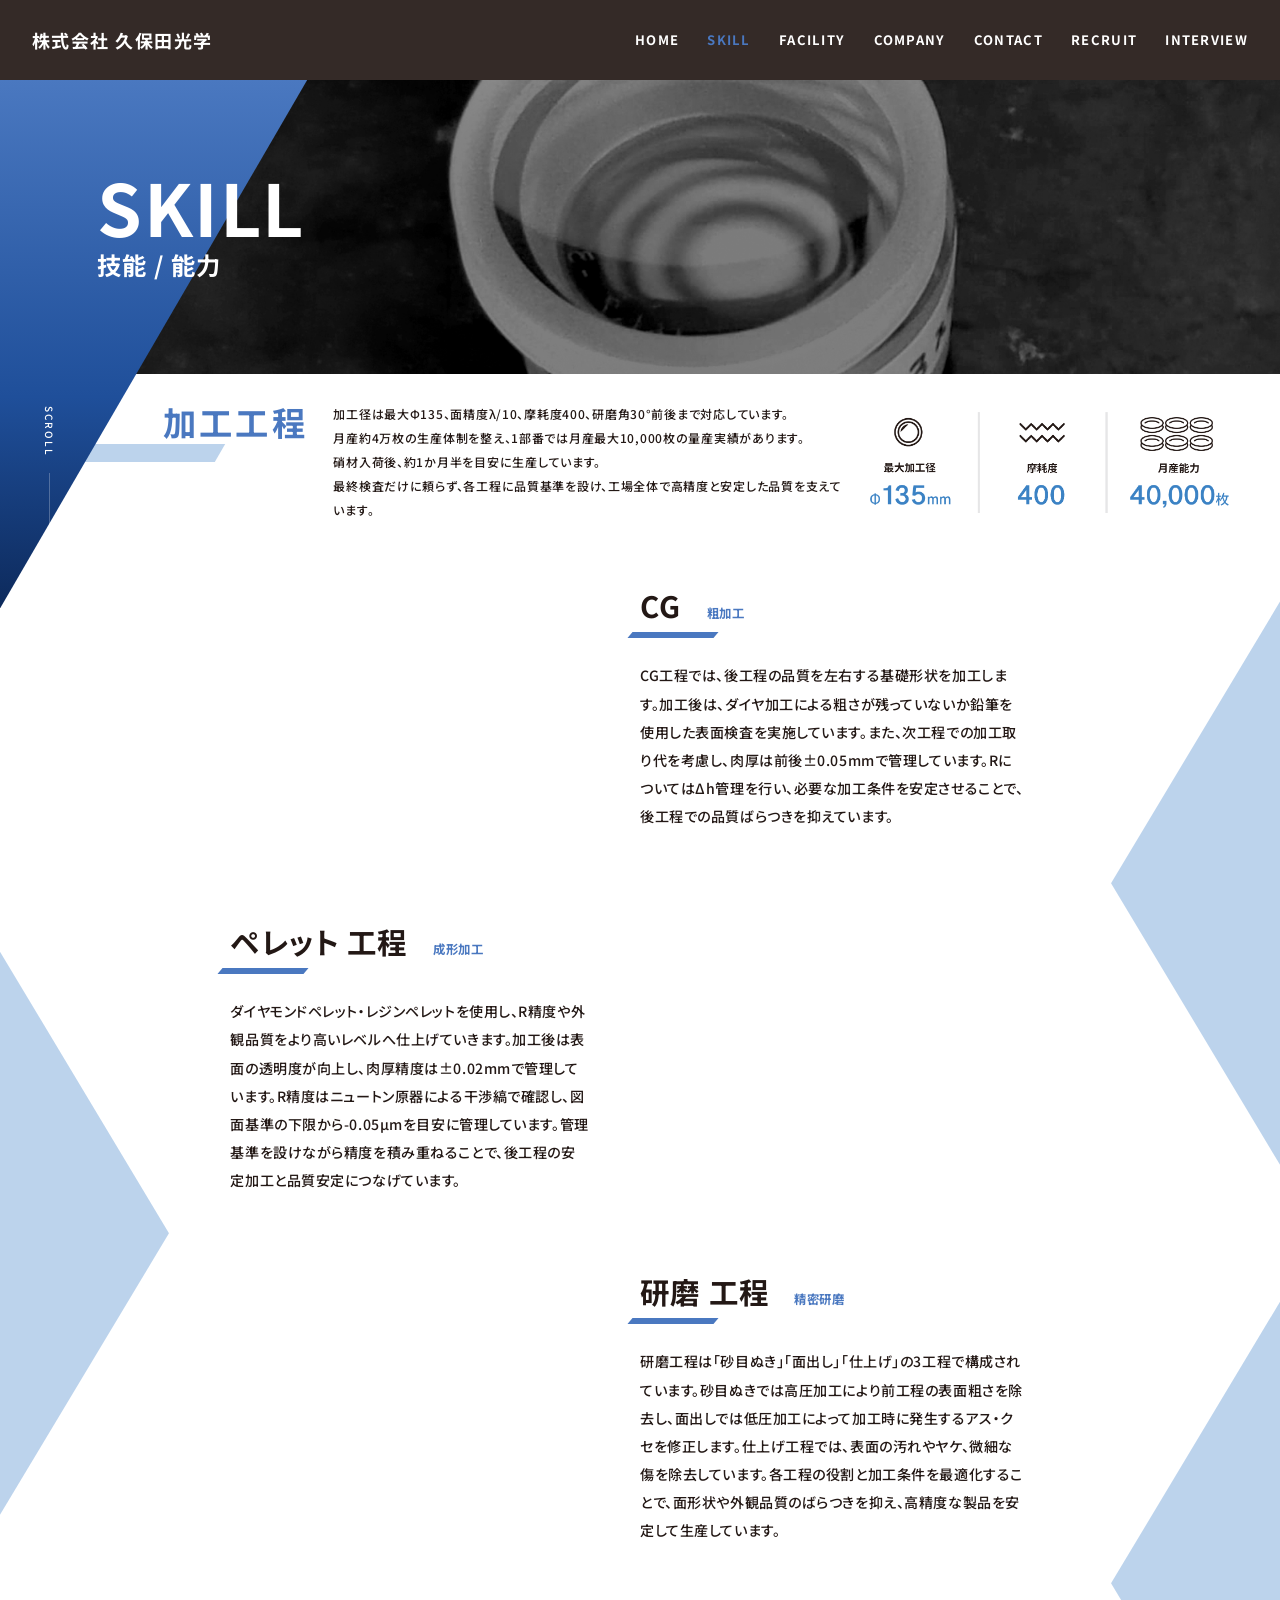
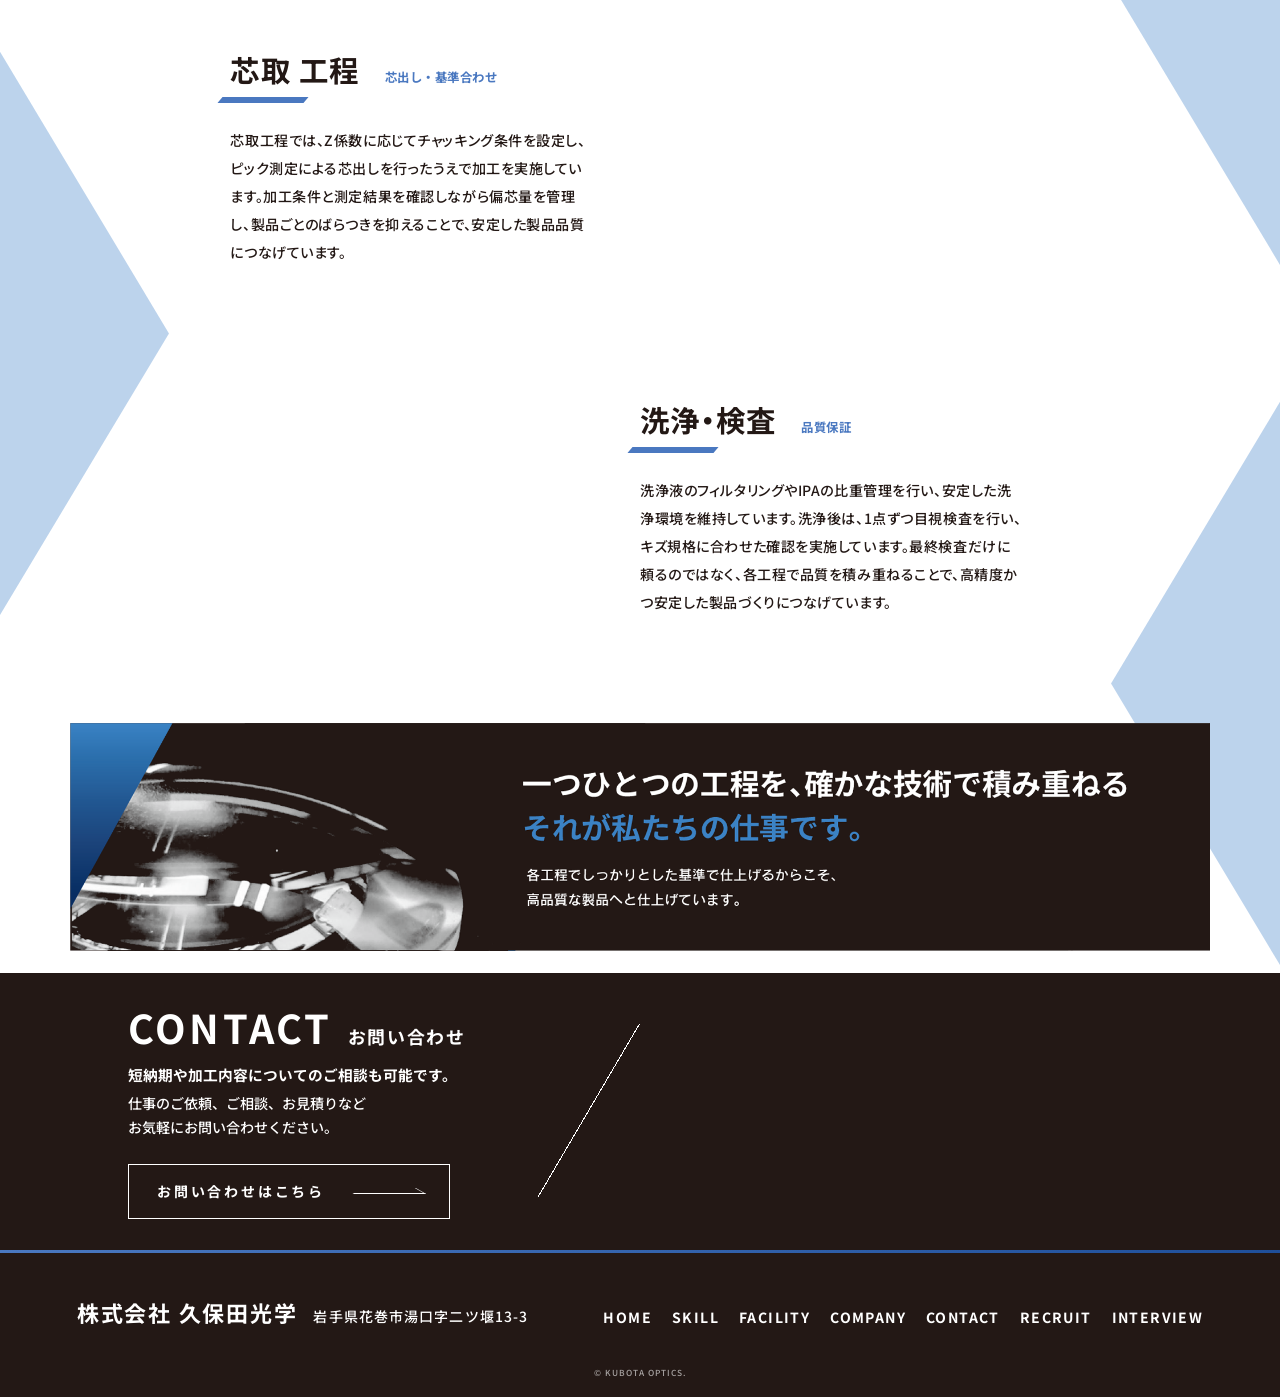
<file: skill.html>
<!doctype html>
<html lang="ja">
  <head>
    <meta charset="UTF-8" />
    <meta name="viewport" content="width=device-width, initial-scale=1.0" />

    <title>SKILL 技能・能力｜株式会社 久保田光学</title>
    <meta
      name="description"
      content="久保田光学の加工工程（CG・ペレット・研磨・芯取・洗浄検査）と、最大加工径Φ135mm・月産40,000枚の生産体制をご紹介します。"
    />

    <link rel="preconnect" href="https://fonts.googleapis.com" />
    <link rel="preconnect" href="https://fonts.gstatic.com" crossorigin />
    <link
      href="https://fonts.googleapis.com/css2?family=Noto+Sans+JP:wght@400;500;700;900&display=swap"
      rel="stylesheet"
    />
    <link rel="stylesheet" href="css/style.css" />
  </head>
  <body>
    <!-- ========== ヘッダー（常に追従） ========== -->
    <header class="l-header js-header">
      <div class="l-header__inner">
        <a class="l-header__logo" href="index.html">株式会社 久保田光学</a>

        <button
          class="c-hamburger js-hamburger"
          type="button"
          aria-controls="global-nav"
          aria-expanded="false"
          aria-label="メニューを開く"
        >
          <span class="c-hamburger__line"></span>
        </button>

        <nav
          class="l-header__nav js-drawer"
          id="global-nav"
          aria-label="グローバルナビゲーション"
        >
          <ul class="c-nav" role="list">
            <li class="c-nav__item">
              <a class="c-nav__link" href="index.html">HOME</a>
            </li>
            <li class="c-nav__item">
              <a
                class="c-nav__link is-current"
                href="skill.html"
                aria-current="page"
                >SKILL</a
              >
            </li>
            <li class="c-nav__item">
              <a class="c-nav__link" href="facility.html">FACILITY</a>
            </li>
            <li class="c-nav__item">
              <a class="c-nav__link" href="company.html">COMPANY</a>
            </li>
            <li class="c-nav__item">
              <a class="c-nav__link" href="contact.html">CONTACT</a>
            </li>
            <li class="c-nav__item">
              <a class="c-nav__link" href="recruit.html">RECRUIT</a>
            </li>
            <li class="c-nav__item">
              <a class="c-nav__link" href="interview.html">INTERVIEW</a>
            </li>
          </ul>
        </nav>
      </div>
    </header>

    <main class="l-main">
      <!-- ========== 下層ページ KV ========== -->
      <div class="c-page-hero">
        <img
          class="c-page-hero__img"
          src="images/skill/hero.png"
          alt=""
          width="2150"
          height="494"
        />
        <div class="c-page-hero__inner">
          <h1 class="c-page-hero__title">
            <span class="c-page-hero__en">SKILL</span>
            <span class="c-page-hero__ja">技能 / 能力</span>
          </h1>
        </div>
        <p class="c-scroll-sign c-page-hero__scroll" aria-hidden="true">SCROLL</p>
      </div>

      <!-- ========== 加工工程（導入＋数値） ========== -->
      <section class="c-intro" aria-labelledby="process-heading">
        <div class="c-intro__inner">
          <h2 class="c-intro__title" id="process-heading">加工工程</h2>
          <div class="c-intro__text">
            <p>加工径は最大Φ135、面精度λ/10、摩耗度400、研磨角30°前後まで対応しています。</p>
            <p>月産約4万枚の生産体制を整え、1部番では月産最大10,000枚の量産実績があります。</p>
            <p>硝材入荷後、約1か月半を目安に生産しています。</p>
            <p>最終検査だけに頼らず、各工程に品質基準を設け、工場全体で高精度と安定した品質を支えています。</p>
          </div>
          <figure class="c-intro__figure">
            <img
              src="images/skill/stats.png"
              alt="最大加工径 Φ135mm／摩耗度 400／月産能力 40,000枚"
              width="1265"
              height="357"
            />
          </figure>
        </div>
      </section>

      <!-- ========== 工程（写真枠フェードイン → 文字を後から表示） ========== -->
      <ol class="c-process-list" role="list">
        <li class="c-process js-inview">
          <div class="c-process__head">
            <h3 class="c-process__title">CG</h3>
            <p class="c-process__sub">粗加工</p>
          </div>
          <div class="c-process__body">
            <div class="c-process__media" style="--photo-ratio: 1224 / 1253">
              <picture>
                <!-- SP 専用画像（番号・線は描き込み済み） -->
                <source
                  media="(max-width: 1023px)"
                  srcset="images/skill/process-01-sp.png"
                  width="1224"
                  height="1253"
                />
                <img
                  class="c-process__img"
                  src="images/skill/process-01.png"
                  alt=""
                  width="2000"
                  height="519"
                  loading="lazy"
                />
              </picture>
            </div>
            <p class="c-process__text">
              CG工程では、後工程の品質を左右する基礎形状を加工します。加工後は、ダイヤ加工による粗さが残っていないか鉛筆を使用した表面検査を実施しています。また、次工程での加工取り代を考慮し、肉厚は前後±0.05mmで管理しています。RについてはΔh管理を行い、必要な加工条件を安定させることで、後工程での品質ばらつきを抑えています。
            </p>
          </div>
        </li>

        <li class="c-process c-process--reverse js-inview">
          <div class="c-process__head">
            <h3 class="c-process__title">ペレット 工程</h3>
            <p class="c-process__sub">成形加工</p>
          </div>
          <div class="c-process__body">
            <div class="c-process__media" style="--photo-ratio: 1101 / 1253">
              <picture>
                <!-- SP 専用画像（番号・線は描き込み済み） -->
                <source
                  media="(max-width: 1023px)"
                  srcset="images/skill/process-02-sp.png"
                  width="1101"
                  height="1253"
                />
                <img
                  class="c-process__img"
                  src="images/skill/process-02.png"
                  alt=""
                  width="2000"
                  height="519"
                  loading="lazy"
                />
              </picture>
            </div>
            <p class="c-process__text">
              ダイヤモンドペレット・レジンペレットを使用し、R精度や外観品質をより高いレベルへ仕上げていきます。加工後は表面の透明度が向上し、肉厚精度は±0.02mmで管理しています。R精度はニュートン原器による干渉縞で確認し、図面基準の下限から-0.05μmを目安に管理しています。管理基準を設けながら精度を積み重ねることで、後工程の安定加工と品質安定につなげています。
            </p>
          </div>
        </li>

        <li class="c-process js-inview">
          <div class="c-process__head">
            <h3 class="c-process__title">研磨 工程</h3>
            <p class="c-process__sub">精密研磨</p>
          </div>
          <div class="c-process__body">
            <div class="c-process__media" style="--photo-ratio: 1085 / 1253">
              <picture>
                <!-- SP 専用画像（番号・線は描き込み済み） -->
                <source
                  media="(max-width: 1023px)"
                  srcset="images/skill/process-03-sp.png"
                  width="1085"
                  height="1253"
                />
                <img
                  class="c-process__img"
                  src="images/skill/process-03.png"
                  alt=""
                  width="2000"
                  height="519"
                  loading="lazy"
                />
              </picture>
            </div>
            <p class="c-process__text">
              研磨工程は「砂目ぬき」「面出し」「仕上げ」の3工程で構成されています。砂目ぬきでは高圧加工により前工程の表面粗さを除去し、面出しでは低圧加工によって加工時に発生するアス・クセを修正します。仕上げ工程では、表面の汚れやヤケ、微細な傷を除去しています。各工程の役割と加工条件を最適化することで、面形状や外観品質のばらつきを抑え、高精度な製品を安定して生産しています。
            </p>
          </div>
        </li>

        <li class="c-process c-process--reverse js-inview">
          <div class="c-process__head">
            <h3 class="c-process__title">芯取 工程</h3>
            <p class="c-process__sub">芯出し・基準合わせ</p>
          </div>
          <div class="c-process__body">
            <div class="c-process__media" style="--photo-ratio: 1224 / 1253">
              <picture>
                <!-- SP 専用画像（番号・線は描き込み済み） -->
                <source
                  media="(max-width: 1023px)"
                  srcset="images/skill/process-04-sp.png"
                  width="1224"
                  height="1253"
                />
                <img
                  class="c-process__img"
                  src="images/skill/process-04.png"
                  alt=""
                  width="2000"
                  height="519"
                  loading="lazy"
                />
              </picture>
            </div>
            <p class="c-process__text">
              芯取工程では、Z係数に応じてチャッキング条件を設定し、ピック測定による芯出しを行ったうえで加工を実施しています。加工条件と測定結果を確認しながら偏芯量を管理し、製品ごとのばらつきを抑えることで、安定した製品品質につなげています。
            </p>
          </div>
        </li>

        <li class="c-process js-inview">
          <div class="c-process__head">
            <h3 class="c-process__title">洗浄・検査</h3>
            <p class="c-process__sub">品質保証</p>
          </div>
          <div class="c-process__body">
            <div class="c-process__media" style="--photo-ratio: 1222 / 1253">
              <picture>
                <!-- SP 専用画像（番号・線は描き込み済み） -->
                <source
                  media="(max-width: 1023px)"
                  srcset="images/skill/process-05-sp.png"
                  width="1222"
                  height="1253"
                />
                <img
                  class="c-process__img"
                  src="images/skill/process-05.png"
                  alt=""
                  width="2000"
                  height="519"
                  loading="lazy"
                />
              </picture>
            </div>
            <p class="c-process__text">
              洗浄液のフィルタリングやIPAの比重管理を行い、安定した洗浄環境を維持しています。洗浄後は、1点ずつ目視検査を行い、キズ規格に合わせた確認を実施しています。最終検査だけに頼るのではなく、各工程で品質を積み重ねることで、高精度かつ安定した製品づくりにつなげています。
            </p>
          </div>
        </li>
      </ol>

      <!-- ========== メッセージバナー（スクロールで画像が出てくる） ========== -->
      <section class="c-message-banner js-inview u-fade-up">
        <!-- 文字入り画像。テキストは読み上げ・検索用に HTML でも残す -->
        <picture>
          <!-- SP 専用画像 -->
          <source
            media="(max-width: 767px)"
            srcset="images/skill/message-sp.png"
            width="1965"
            height="822"
          />
          <img
            class="c-message-banner__img"
            src="images/skill/message.png"
            alt=""
            width="2000"
            height="400"
            loading="lazy"
          />
        </picture>
        <div class="c-message-banner__body">
          <h2 class="c-message-banner__catch">
            <span class="u-inline-block">一つひとつの工程を、</span><span class="u-inline-block">確かな技術で積み重ねる</span><br />
            <em class="c-message-banner__accent">それが私たちの仕事です。</em>
          </h2>
          <p class="c-message-banner__text">
            各工程でしっかりとした基準で仕上げるからこそ、高品質な製品へと仕上げています。
          </p>
        </div>
      </section>

      <!-- ========== お問い合わせ＋SNS ========== -->
      <section class="c-contact-band" aria-labelledby="contact-heading">
        <div class="c-contact-band__body">
          <h2 class="c-section-title c-section-title--light" id="contact-heading">
            <span class="c-section-title__en">CONTACT</span>
            <span class="c-section-title__ja">お問い合わせ</span>
          </h2>
          <p class="c-contact-band__lead">
            <span class="u-inline-block">短納期や加工内容についての</span><span class="u-inline-block">ご相談も可能です。</span>
          </p>
          <p class="c-contact-band__text">
            <span class="u-inline-block">仕事のご依頼、ご相談、お見積りなど</span><span class="u-inline-block">お気軽にお問い合わせください。</span>
          </p>
          <a class="c-button c-button--light c-contact-band__button" href="contact.html"
            >お問い合わせはこちら</a
          >
        </div>

        <div class="c-contact-band__sns">
          <ul class="c-banner-list c-banner-list--row" role="list">
            <li class="c-banner-list__item js-inview u-fade-up">
              <a
                class="c-banner"
                href="https://note.com/kubota_optical"
                target="_blank"
                rel="noopener noreferrer"
              >
                <picture>
                  <!-- SP 専用画像 -->
                  <source
                    media="(max-width: 767px)"
                    srcset="images/top/banner-note-sp.png"
                  />
                  <img
                    class="c-banner__img"
                    src="images/top/banner-note.png"
                    alt="note｜久保田光学の公式note"
                    width="1282"
                    height="535"
                    loading="lazy"
                  />
                </picture>
              </a>
            </li>
            <li
              class="c-banner-list__item js-inview u-fade-up"
              style="--delay: 0.15s"
            >
              <a
                class="c-banner"
                href="https://www.instagram.com/kubota_optics/"
                target="_blank"
                rel="noopener noreferrer"
              >
                <picture>
                  <!-- SP 専用画像 -->
                  <source
                    media="(max-width: 767px)"
                    srcset="images/top/banner-instagram-sp.png"
                  />
                  <img
                    class="c-banner__img"
                    src="images/top/banner-instagram.png"
                    alt="Instagram｜久保田光学の公式インスタグラム"
                    width="1282"
                    height="535"
                    loading="lazy"
                  />
                </picture>
              </a>
            </li>
          </ul>
        </div>
      </section>
    </main>

    <!-- ========== フッター ========== -->
    <footer class="l-footer">
      <div class="l-footer__inner l-inner">
        <div class="l-footer__info">
          <p class="l-footer__name">株式会社 久保田光学</p>
          <address class="l-footer__address">
            岩手県花巻市湯口字二ツ堰13-3
          </address>
        </div>
        <nav class="l-footer__nav" aria-label="フッターナビゲーション">
          <ul class="c-nav c-nav--sub" role="list">
            <li class="c-nav__item">
              <a class="c-nav__link" href="index.html">HOME</a>
            </li>
            <li class="c-nav__item">
              <a class="c-nav__link" href="skill.html">SKILL</a>
            </li>
            <li class="c-nav__item">
              <a class="c-nav__link" href="facility.html">FACILITY</a>
            </li>
            <li class="c-nav__item">
              <a class="c-nav__link" href="company.html">COMPANY</a>
            </li>
            <li class="c-nav__item">
              <a class="c-nav__link" href="contact.html">CONTACT</a>
            </li>
            <li class="c-nav__item">
              <a class="c-nav__link" href="recruit.html">RECRUIT</a>
            </li>
            <li class="c-nav__item">
              <a class="c-nav__link" href="interview.html">INTERVIEW</a>
            </li>
          </ul>
        </nav>
      </div>
      <p class="l-footer__copy"><small>&copy; KUBOTA OPTICS.</small></p>
    </footer>

    <script src="js/main.js"></script>
  </body>
</html>
</file>
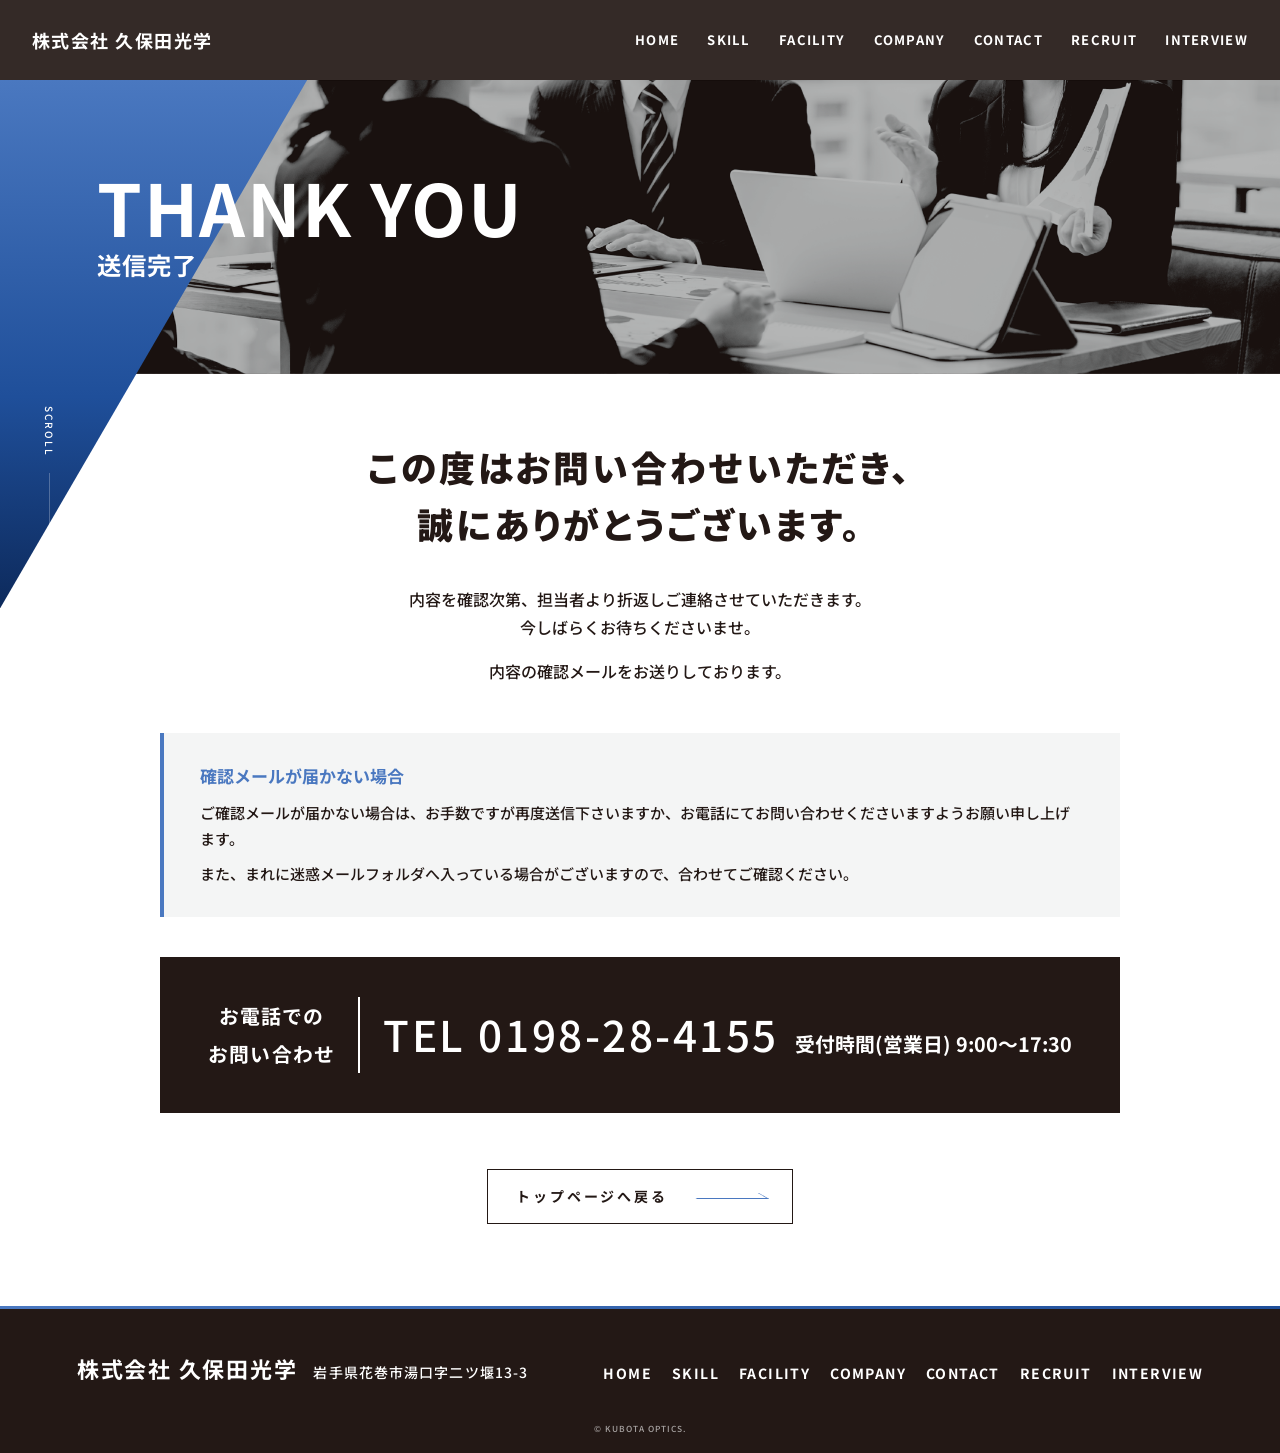
<file: thanks.html>
<!doctype html>
<html lang="ja">
  <head>
    <meta charset="UTF-8" />
    <meta name="viewport" content="width=device-width, initial-scale=1.0" />

    <title>送信完了｜株式会社 久保田光学</title>
    <meta name="robots" content="noindex" />

    <link rel="preconnect" href="https://fonts.googleapis.com" />
    <link rel="preconnect" href="https://fonts.gstatic.com" crossorigin />
    <link
      href="https://fonts.googleapis.com/css2?family=Noto+Sans+JP:wght@400;500;700;900&display=swap"
      rel="stylesheet"
    />
    <link rel="stylesheet" href="css/style.css" />
  </head>
  <body>
    <!-- ========== ヘッダー（常に追従） ========== -->
    <header class="l-header js-header">
      <div class="l-header__inner">
        <a class="l-header__logo" href="index.html">株式会社 久保田光学</a>

        <button
          class="c-hamburger js-hamburger"
          type="button"
          aria-controls="global-nav"
          aria-expanded="false"
          aria-label="メニューを開く"
        >
          <span class="c-hamburger__line"></span>
        </button>

        <nav
          class="l-header__nav js-drawer"
          id="global-nav"
          aria-label="グローバルナビゲーション"
        >
          <ul class="c-nav" role="list">
            <li class="c-nav__item">
              <a class="c-nav__link" href="index.html">HOME</a>
            </li>
            <li class="c-nav__item">
              <a class="c-nav__link" href="skill.html">SKILL</a>
            </li>
            <li class="c-nav__item">
              <a class="c-nav__link" href="facility.html">FACILITY</a>
            </li>
            <li class="c-nav__item">
              <a class="c-nav__link" href="company.html">COMPANY</a>
            </li>
            <li class="c-nav__item">
              <a class="c-nav__link" href="contact.html">CONTACT</a>
            </li>
            <li class="c-nav__item">
              <a class="c-nav__link" href="recruit.html">RECRUIT</a>
            </li>
            <li class="c-nav__item">
              <a class="c-nav__link" href="interview.html">INTERVIEW</a>
            </li>
          </ul>
        </nav>
      </div>
    </header>

    <main class="l-main">
      <!-- ========== 下層ページ KV ========== -->
      <div class="c-page-hero">
        <img
          class="c-page-hero__img"
          src="images/contact/hero.png"
          alt=""
          width="2150"
          height="494"
        />
        <div class="c-page-hero__inner">
          <h1 class="c-page-hero__title">
            <span class="c-page-hero__en">THANK YOU</span>
            <span class="c-page-hero__ja">送信完了</span>
          </h1>
        </div>
        <p class="c-scroll-sign c-page-hero__scroll" aria-hidden="true">SCROLL</p>
      </div>

      <!-- ========== 送信完了の案内（contact.html から送信後に表示） ========== -->
      <section class="p-thanks" aria-labelledby="thanks-heading">
        <div class="p-thanks__inner l-inner">
          <h2 class="c-lead c-lead--large p-thanks__lead" id="thanks-heading">
            <span class="u-inline-block">この度はお問い合わせいただき、</span><span class="u-inline-block">誠にありがとうございます。</span>
          </h2>

          <div class="p-thanks__text">
            <p>
              内容を確認次第、担当者より折返しご連絡させていただきます。<br class="u-hidden-sp" />今しばらくお待ちくださいませ。
            </p>
            <p>内容の確認メールをお送りしております。</p>
          </div>

          <!-- 確認メールが届かない場合の案内 -->
          <div class="p-thanks__note">
            <p class="p-thanks__note-title">確認メールが届かない場合</p>
            <p>
              ご確認メールが届かない場合は、お手数ですが再度送信下さいますか、お電話にてお問い合わせくださいますようお願い申し上げます。
            </p>
            <p>
              また、まれに迷惑メールフォルダへ入っている場合がございますので、合わせてご確認ください。
            </p>
          </div>

          <div class="c-tel-box p-thanks__tel">
            <p class="c-tel-box__lead">
              お電話での<br class="u-hidden-sp" />お問い合わせ
            </p>
            <p class="c-tel-box__body">
              <a class="c-tel-box__number" href="tel:0198284155">TEL 0198-28-4155</a>
              <span class="c-tel-box__note">受付時間(営業日) 9:00〜17:30</span>
            </p>
          </div>

          <a class="c-button p-thanks__button" href="index.html">トップページへ戻る</a>
        </div>
      </section>

    </main>

    <!-- ========== フッター ========== -->
    <footer class="l-footer">
      <div class="l-footer__inner l-inner">
        <div class="l-footer__info">
          <p class="l-footer__name">株式会社 久保田光学</p>
          <address class="l-footer__address">
            岩手県花巻市湯口字二ツ堰13-3
          </address>
        </div>
        <nav class="l-footer__nav" aria-label="フッターナビゲーション">
          <ul class="c-nav c-nav--sub" role="list">
            <li class="c-nav__item">
              <a class="c-nav__link" href="index.html">HOME</a>
            </li>
            <li class="c-nav__item">
              <a class="c-nav__link" href="skill.html">SKILL</a>
            </li>
            <li class="c-nav__item">
              <a class="c-nav__link" href="facility.html">FACILITY</a>
            </li>
            <li class="c-nav__item">
              <a class="c-nav__link" href="company.html">COMPANY</a>
            </li>
            <li class="c-nav__item">
              <a class="c-nav__link" href="contact.html">CONTACT</a>
            </li>
            <li class="c-nav__item">
              <a class="c-nav__link" href="recruit.html">RECRUIT</a>
            </li>
            <li class="c-nav__item">
              <a class="c-nav__link" href="interview.html">INTERVIEW</a>
            </li>
          </ul>
        </nav>
      </div>
      <p class="l-footer__copy"><small>&copy; KUBOTA OPTICS.</small></p>
    </footer>

    <script src="js/main.js"></script>
  </body>
</html>
</file>
<file: css/style.css>
/*-------------------------
  リセット
-------------------------*/

*,
*::before,
*::after {
  box-sizing: border-box;
}

body,
h1,
h2,
h3,
h4,
p,
figure,
blockquote,
dl,
dd {
  margin: 0;
}

ul[role="list"],
ol[role="list"] {
  list-style: none;
}

html {
  scroll-behavior: smooth;
}

body {
  min-height: 100vh;
  line-height: 1.5;
}

a:not([class]) {
  text-decoration-skip-ink: auto;
}

img,
picture {
  max-width: 100%;
  height: auto;
  display: block;
}

input,
button,
textarea,
select {
  -webkit-appearance: none;
  -moz-appearance: none;
  appearance: none;
  background: transparent;
  border: none;
  border-radius: 0;
  font: inherit;
  outline: none;
}

textarea {
  resize: vertical;
}

input[type="checkbox"],
input[type="radio"] {
  display: none;
}

input[type="submit"],
input[type="button"],
label,
button,
select {
  cursor: pointer;
}

select::-ms-expand {
  display: none;
}

ul,
ol,
dd {
  margin: 0;
  padding: 0;
  list-style: none;
}

li {
  list-style: none;
}

a {
  color: inherit;
  cursor: pointer;
  text-decoration: none;
}

@media (prefers-reduced-motion: reduce) {
  html {
    scroll-behavior: auto;
  }
  *,
  *::before,
  *::after {
    animation-duration: 0.01ms !important;
    animation-iteration-count: 1 !important;
    transition-duration: 0.01ms !important;
    scroll-behavior: auto !important;
  }
}

/*-------------------------
  基本設定
-------------------------*/

:root {
  /* カラー */
  --color-main: #4a78c0;
  --color-main-dark: #1f4f9a;
  --color-dark: #231815;
  --color-charcoal: #3e3a39;
  --color-gray: #dcdddd;
  --color-main-light: #bcd3ec;
  --color-main-bright: #3b82c5;
  --color-sub: #a9876d;
  --color-accent: #660d1f;
  --color-bg: #f9f9f9;
  --color-white: #ffffff;
  --color-black: #000000;
  --color-font: #424242;
  --color-border: #ececec;
  --color-link: #337ab7;

  /* タイポグラフィ */
  --font-base:
    "Noto Sans JP", "ヒラギノ角ゴ Pro W3", "Hiragino Kaku Gothic Pro", メイリオ,
    Meiryo, "Arial", sans-serif;

  /* 本文の文字サイズ（説明文・インタビューの回答などで共有） */
  --font-size-text: clamp(11px, 2.9vw, 16px);

  /* スペーシング */
  --spacing-xs: 4px;
  --spacing-sm: 8px;
  --spacing-md: 16px;
  --spacing-lg: 24px;
  --spacing-xl: 40px;
  --spacing-2xl: 80px;

  /* 角丸 */
  --radius-sm: 4px;
  --radius-md: 8px;
  --radius-lg: 16px;
  --radius-full: 9999px;

  /* ヘッダー高さ（scroll-margin-top と連動） */
  --header-height: 60px;

  /* トランジション */
  --transition-speed: 0.4s;
  --ease-out: cubic-bezier(0.22, 1, 0.36, 1);

  /* 重なり順 */
  --z-logo: 50;
  --z-header: 100;
}

@media (min-width: 1024px) {
  :root {
    --header-height: 80px;
    --font-size-text: clamp(12px, 1.1vw, 16px);
  }
}

:where(html) {
  font-family: var(--font-base);
  font-weight: 500;
  color: var(--color-font);
  line-height: 1.5;
}

:where(h1, h2, h3) {
  letter-spacing: 0.04em;
  font-feature-settings: "palt";
}

:where(p) {
  line-height: 1.75;
}

:where(img) {
  object-fit: cover;
}

/*-------------------------
  レイアウト調整
-------------------------*/

.l-inner {
  max-width: 1280px;
  padding-inline: var(--inner-padding);
  margin: 0 auto;
}

.l-block {
  margin: 80px 0;
  position: relative;
  scroll-margin-top: var(--header-height);
}

@media (min-width: 1024px) {
  .l-block {
    margin: 140px 0;
  }
}

.l-block--background {
  background-color: var(--color-bg);
  padding: 40px 0;
}

@media (min-width: 1024px) {
  .l-block--background {
    padding: 80px 0;
  }
}

/* ロゴ（KUBOTA OPTICS.）のサイズは KV と ABOUT のスペースで共有する */
:root {
  --logo-font-size: min(17vw, 112px);
  --logo-line-height: 1.08;
  --logo-height: calc(var(--logo-font-size) * var(--logo-line-height) * 2);
  --logo-offset: 40px; /* ヘッダー下からロゴまでの余白 */
  --about-pb: 56px; /* ABOUT 下余白 */
  --inner-padding: clamp(24px, 6%, 80px); /* .l-inner と追従ロゴで共有 */
}

@media (min-width: 768px) {
  :root {
    --logo-font-size: clamp(64px, 9vw, 112px);
  }
}

@media (min-width: 1024px) {
  :root {
    --logo-offset: 56px;
    --about-pb: 96px;
  }
}

body {
  background-color: var(--color-gray);
}

/*=========================================================
  Layout
=========================================================*/

/*-------------------------
  l-main：下層ページは固定ヘッダーの高さぶん下げる
-------------------------*/
.l-main {
  padding-top: var(--header-height);
  background-color: var(--color-white);
}

/*-------------------------
  l-header
-------------------------*/
.l-header {
  position: fixed;
  inset: 0 0 auto;
  z-index: var(--z-header);
  height: var(--header-height);
  background-color: rgb(35 24 21 / 0.92);
  color: var(--color-white);
}

.l-header__inner {
  display: flex;
  align-items: center;
  justify-content: space-between;
  height: 100%;
  padding-inline: 16px;
}

@media (min-width: 1024px) {
  .l-header__inner {
    padding-inline: 32px;
  }
}

.l-header__logo {
  font-size: 16px;
  font-weight: 700;
  letter-spacing: 0.08em;
}

@media (min-width: 1024px) {
  .l-header__logo {
    font-size: 18px;
  }
}

/* SP：ドロワー */
.l-header__nav {
  position: fixed;
  inset: var(--header-height) 0 0;
  display: grid;
  place-items: center;
  background-color: rgb(35 24 21 / 0.97);
  opacity: 0;
  visibility: hidden;
  transition:
    opacity var(--transition-speed),
    visibility var(--transition-speed);
}

.l-header__nav.is-open {
  opacity: 1;
  visibility: visible;
}

.l-header__nav .c-nav {
  flex-direction: column;
  align-items: center;
  gap: 28px;
  font-size: 16px;
}

@media (min-width: 1024px) {
  .l-header__nav {
    position: static;
    display: block;
    background: none;
    opacity: 1;
    visibility: visible;
  }

  .l-header__nav .c-nav {
    flex-direction: row;
    gap: clamp(16px, 2.2vw, 32px);
    font-size: 13px;
  }
}

/*-------------------------
  l-footer
-------------------------*/
.l-footer {
  background-color: var(--color-dark);
  color: var(--color-white);
  padding-block: 40px 16px;
}

/* SP：ナビ → 青ライン → 会社情報 */
.l-footer__inner {
  display: flex;
  flex-direction: column;
  gap: 40px;
}

.l-footer__info {
  position: relative;
  order: 1;
  display: flex;
  flex-wrap: wrap;
  align-items: baseline;
  gap: 4px 16px;
  padding-top: 32px;
}

/* 画面幅いっぱいのグラデーションライン */
.l-footer__info::before {
  content: "";
  position: absolute;
  top: 0;
  left: calc(50% - 50vw);
  width: 100vw;
  height: 4px;
  background: linear-gradient(
    90deg,
    var(--color-main) 0%,
    var(--color-main-dark) 50%,
    var(--color-dark) 100%
  );
}

@media (min-width: 1024px) {
  .l-footer__inner {
    flex-direction: row;
    align-items: flex-end;
    justify-content: space-between;
    gap: 24px;
    line-height: 2;
  }

  .l-footer__info {
    order: 0;
    padding-top: 0;
  }

  .l-footer__info::before {
    content: none;
  }

  /* PC：フッター上端に画面幅いっぱいの青いライン */
  .l-footer {
    border-top: 3px solid transparent;
    border-image: linear-gradient(
        90deg,
        var(--color-main) 0%,
        var(--color-main-dark) 100%
      )
      1;
  }
}

.l-footer__name {
  font-size: 18px;
  font-weight: 700;
  letter-spacing: 0.08em;
}

.l-footer__address {
  font-size: 14px;
  font-style: normal;
  letter-spacing: 0.08em;
}

.l-footer__copy {
  margin-top: 32px;
  text-align: center;
  font-size: 10px;
  letter-spacing: 0.1em;
  opacity: 0.6;
}

@media (min-width: 1024px) {
  .l-footer__name {
    font-size: 22px;
  }
}

/*=========================================================
  Component
=========================================================*/

/*-------------------------
  c-nav：ナビゲーション（ヘッダー / フッター共通）
-------------------------*/
.c-nav {
  display: flex;
  flex-wrap: wrap;
  gap: 12px 20px;
  font-weight: 700;
  letter-spacing: 0.1em;
}

.c-nav__link {
  transition: color var(--transition-speed);
}

.c-nav__link:hover,
.c-nav__link:focus-visible,
.c-nav__link.is-current {
  color: var(--color-main);
}

/* フッター用：SP は大きめ、PC は小さめ */
.c-nav--sub {
  gap: 20px 28px;
  font-size: 14px;
}

@media (min-width: 1024px) {
  .c-nav--sub {
    gap: 12px 20px;
    font-size: 14px;
  }
}

/*-------------------------
  c-hamburger
-------------------------*/
.c-hamburger {
  position: relative;
  width: 44px;
  height: 44px;
  color: var(--color-white);
}

.c-hamburger__line,
.c-hamburger__line::before,
.c-hamburger__line::after {
  position: absolute;
  left: 10px;
  width: 24px;
  height: 2px;
  background-color: currentColor;
  transition:
    transform var(--transition-speed),
    background-color var(--transition-speed);
}

.c-hamburger__line {
  top: 21px;
}

.c-hamburger__line::before,
.c-hamburger__line::after {
  content: "";
  left: 0;
}

.c-hamburger__line::before {
  transform: translateY(-8px);
}

.c-hamburger__line::after {
  transform: translateY(8px);
}

.c-hamburger[aria-expanded="true"] .c-hamburger__line {
  background-color: transparent;
}

.c-hamburger[aria-expanded="true"] .c-hamburger__line::before {
  transform: rotate(45deg);
}

.c-hamburger[aria-expanded="true"] .c-hamburger__line::after {
  transform: rotate(-45deg);
}

@media (min-width: 1024px) {
  .c-hamburger {
    display: none;
  }
}

/*-------------------------
  c-logo-mark：KUBOTA OPTICS. ロゴ
  .is-colored で白 → ブランドカラーへ
-------------------------*/
.c-logo-mark {
  font-size: var(--logo-font-size);
  font-weight: 700;
  line-height: var(--logo-line-height);
  letter-spacing: 0.08em;
  color: var(--color-white);
}

.c-logo-mark__line {
  display: block;
  white-space: nowrap;
}

/* 上段：白のレイヤーを縮めて下のグラデーションを見せる */
.c-logo-mark__line--top {
  width: fit-content;
  color: transparent;
  background-image:
    linear-gradient(var(--color-white), var(--color-white)),
    linear-gradient(180deg, var(--color-main) 0%, var(--color-main-dark) 100%);
  background-repeat: no-repeat;
  background-size:
    100% 100%,
    100% 100%;
  background-position:
    right,
    0 0;
  -webkit-background-clip: text;
  background-clip: text;
  transition: background-size 0.8s var(--ease-out);
}

.c-logo-mark__line--bottom,
.c-logo-mark__dot {
  transition: color 0.8s var(--ease-out);
}

.c-logo-mark.is-colored .c-logo-mark__line--top {
  background-size:
    0% 100%,
    100% 100%;
}

.c-logo-mark.is-colored .c-logo-mark__line--bottom {
  color: var(--color-dark);
}

.c-logo-mark.is-colored .c-logo-mark__dot {
  color: var(--color-main);
}

/* ロゴを置くための空きスペース */
.c-logo-space {
  height: var(--logo-height);
}

/*-------------------------
  c-scroll-sign：縦書きSCROLL
-------------------------*/
.c-scroll-sign {
  display: none;
}

@media (min-width: 768px) {
  .c-scroll-sign {
    position: absolute;
    left: 24px;
    display: flex;
    align-items: center;
    gap: 16px;
    writing-mode: vertical-rl;
    font-size: 10px;
    letter-spacing: 0.2em;
  }

  /*
    線：薄いレール（下のレイヤー）の上を、白い線が上から下へ流れ続ける
    1枚目＝流れる線 / 2枚目＝レール
  */
  .c-scroll-sign::after {
    content: "";
    width: 1px;
    height: 64px;
    background:
      linear-gradient(currentColor, currentColor) no-repeat,
      linear-gradient(
        color-mix(in srgb, currentColor 25%, transparent),
        color-mix(in srgb, currentColor 25%, transparent)
      );
    background-size:
      100% 0%,
      100% 100%;
    animation: c-scroll-sign-line 2s cubic-bezier(0.65, 0, 0.35, 1) infinite;
  }
}

/* 上から伸びる → 下へ抜けていく */
@keyframes c-scroll-sign-line {
  0% {
    background-position:
      0 0,
      0 0;
    background-size:
      100% 0%,
      100% 100%;
  }

  50% {
    background-position:
      0 0,
      0 0;
    background-size:
      100% 100%,
      100% 100%;
  }

  50.1% {
    background-position:
      0 100%,
      0 0;
  }

  100% {
    background-position:
      0 100%,
      0 0;
    background-size:
      100% 0%,
      100% 100%;
  }
}

/* 動きを減らす設定では、線を表示したまま止める */
@media (prefers-reduced-motion: reduce) {
  .c-scroll-sign::after {
    animation: none;
    background-size:
      100% 100%,
      100% 100%;
  }
}

/*-------------------------
  c-section-title：英字＋和文見出し
-------------------------*/
.c-section-title {
  display: flex;
  flex-wrap: wrap;
  align-items: baseline;
  gap: 4px 16px;
}

.c-section-title__en {
  font-size: clamp(32px, 3.1vw, 56px);
  font-weight: 700;
  line-height: 1.2;
  letter-spacing: 0.08em;
  color: var(--color-main);
}

.c-section-title__ja {
  font-size: clamp(14px, 1.4vw, 18px);
  font-weight: 700;
  letter-spacing: 0.1em;
}

.c-section-title--light .c-section-title__en {
  color: var(--color-white);
}

/*-------------------------
  c-button：詳しく見る
-------------------------*/
.c-button {
  display: inline-flex;
  align-items: center;
  justify-content: space-between;
  gap: 24px;
  min-width: 200px;
  padding: 14px 24px;
  border: 1px solid currentColor;
  font-size: 13px;
  font-weight: 700;
  letter-spacing: 0.2em;
  transition: background-color var(--transition-speed);
}

/* 矢印（c-cta-button と共通） */
.c-button::after,
.c-cta-button__text::after {
  content: "";
  flex-shrink: 0;
  width: 56px;
  height: 6px;
  border-right: 1px solid var(--button-arrow, var(--color-main));
  border-bottom: 1px solid var(--button-arrow, var(--color-main));
  transform: skewX(60deg);
  transition: translate var(--transition-speed) var(--ease-out);
}

@media (min-width: 768px) {
  .c-button {
    min-width: 240px;
    padding: 16px 28px;
    font-size: 14px;
  }
}

.c-button:hover,
.c-button:focus-visible {
  background-color: rgb(255 255 255 / 0.08);
}

.c-button:hover::after,
.c-button:focus-visible::after,
.c-cta-button:hover .c-cta-button__text::after,
.c-cta-button:focus-visible .c-cta-button__text::after {
  translate: 8px 0;
}

@media (min-width: 768px) {
  .c-button::after {
    width: 72px;
  }
}

.c-button--light {
  --button-arrow: currentColor;

  color: var(--color-white);
}

/*-------------------------
  c-cta-button：CONTACT 相談する（SP は横幅いっぱい）
-------------------------*/
.c-cta-button {
  display: flex;
  align-items: stretch;
  border: 2px solid var(--color-main);
  background-color: var(--color-white);
}

@media (min-width: 768px) {
  .c-cta-button {
    display: inline-flex;
    border-width: 1px;
  }
}

.c-cta-button__label {
  display: grid;
  flex: 0 0 52%;
  place-items: center;
  padding: 12px 32px 12px 16px;
  background-color: var(--color-main);
  color: var(--color-white);
  font-size: 20px;
  font-weight: 700;
  letter-spacing: 0.15em;
  clip-path: polygon(0 0, 100% 0, calc(100% - 20px) 100%, 0 100%);
}

@media (min-width: 768px) {
  .c-cta-button__label {
    flex-basis: auto;
    font-size: 16px;
  }
}

.c-cta-button__text {
  display: flex;
  flex: 1;
  align-items: center;
  justify-content: center;
  gap: 12px;
  padding-inline: 4px 16px;
  white-space: nowrap;
  font-size: 14px;
  font-weight: 700;
  letter-spacing: 0.15em;
  color: var(--color-dark);
}

.c-cta-button__text::after {
  width: 40px;
}

@media (min-width: 768px) {
  .c-cta-button__text {
    gap: 16px;
    padding-inline: 8px 20px;
  }

  .c-cta-button__text::after {
    width: 48px;
  }
}

/*-------------------------
  c-icon-title：アイコン付き見出し
-------------------------*/
.c-icon-title {
  display: flex;
  align-items: center;
  gap: 12px;
  font-size: clamp(20px, 2vw, 26px);
  font-weight: 700;
  color: var(--color-main);
}

.c-icon-title__icon {
  width: 48px;
  fill: none;
  stroke: currentColor;
  stroke-width: 2;
}

/*-------------------------
  c-data-list：アイコン付き数値リスト
-------------------------*/
.c-data-list {
  display: grid;
  grid-template-columns: repeat(4, minmax(0, 1fr));
}

.c-data-list__item {
  display: grid;
  justify-items: center;
  gap: 6px;
  padding-inline: 4px;
  text-align: center;
}

.c-data-list__item + .c-data-list__item {
  border-left: 3px solid var(--color-gray);
}

.c-data-list__icon {
  width: clamp(28px, 7vw, 40px);
  height: clamp(28px, 7vw, 40px);
  fill: none;
  stroke: #9fa0a0;
  stroke-width: 2;
  stroke-linejoin: round;
}

.c-data-list__label {
  font-size: clamp(10px, 2.8vw, 12px);
  font-weight: 700;
  color: var(--color-dark);
}

.c-data-list__label small {
  font-size: 0.75em;
}

.c-data-list__value {
  font-size: clamp(18px, 4.8vw, 40px);
  font-weight: 700;
  line-height: 1.1;
  white-space: nowrap;
  color: var(--color-main);
}

@media (min-width: 768px) {
  .c-data-list__value {
    font-size: clamp(24px, 2.8vw, 40px);
  }
}

.c-data-list__value small {
  font-size: 0.5em;
}

/*-------------------------
  c-split：斜めパネル＋写真の2カラム
  修飾子：
   --reverse     写真を左に配置
   --panel-dark  グレー地＋濃色パネル
   --panel-gray  グレー地＋チャコールパネル
   --light       グレー地（パネルなし）
   --white       白地（パネルなし）
-------------------------*/
.c-split {
  --split-bg: var(--color-gray);
  --split-panel: transparent;
  --split-color: var(--color-dark);
  --media-shape: polygon(70% 0, 100% 0, 100% 100%, 45% 100%);

  position: relative;
  isolation: isolate;
  display: grid;
  grid-template-columns: minmax(0, 1fr);
  overflow: hidden;
  background-color: var(--split-bg);
  color: var(--split-color);
  scroll-margin-top: var(--header-height);
}

.c-split::before {
  content: "";
  position: absolute;
  inset: 0;
  z-index: -1;
  background-color: var(--split-panel);
}

.c-split--panel-dark {
  --split-panel: var(--color-dark);
  --split-color: var(--color-white);
}

.c-split--panel-gray {
  --split-panel: var(--color-charcoal);
  --split-color: var(--color-white);
}

.c-split--white {
  --split-bg: #f0f0f0;
}

@media (min-width: 768px) {
  .c-split--white {
    --split-bg: var(--color-white);
  }
}

.c-split__body {
  padding: 32px 24px 48px 40px;
}

.c-split__subtitle {
  margin-top: 24px;
  font-size: clamp(17px, 1.6vw, 22px);
  font-weight: 700;
  letter-spacing: 0.1em;
}

.c-split__subtitle em {
  font-style: normal;
  color: var(--color-main);
}

.c-split__text {
  margin-top: 16px;
  font-size: var(--font-size-text);
  line-height: 2;
  letter-spacing: 0.08em;
}

.c-split__body .c-button {
  margin-top: 32px;
}

/*
  PC：写真は画像側に斜めカットと青いラインが描き込み済み。
  SP：<picture> で SP 専用画像に切り替え、右側の背景として斜めに切り抜く。
      ホバーがないためカラー画像は使わない。
*/
.c-split__media {
  position: absolute;
  inset: 0;
  z-index: -1;
}

.c-split__media .c-photo-swap {
  height: 100%;
  overflow: hidden;
  clip-path: var(--media-shape);
}

.c-split__media .c-photo-swap__img {
  width: 100%;
  height: 100%;
  object-fit: cover;
}

.c-split__media .c-photo-swap__img--color {
  display: none;
}

/*
  PC：カンプ（1440px 幅）の比率を vw で再現
  - セクション高さ 30vw / 写真の高さ 28vw（上下中央）
  - 斜めの角度は横 0.65 : 縦 1（パネル・写真とも共通）
*/
@media (min-width: 768px) {
  .c-split {
    --split-slant: 0.65; /* 縦1に対する横のずれ */
    --split-panel-start: 15vw; /* パネル上辺の左端 */
    --split-panel-end: 91.5vw; /* パネル下辺の右端 */
    --split-photo-height: 28vw;

    display: flex;
    align-items: center;
    min-height: 30vw;
  }

  /* 斜めパネル：高さが変わっても角度が一定になるよう vw で指定 */
  .c-split::before {
    clip-path: polygon(
      var(--split-panel-start) 0,
      100% 0,
      100% calc(100% - (100vw - var(--split-panel-end)) / var(--split-slant)),
      var(--split-panel-end) 100%,
      0 100%,
      0 calc(var(--split-panel-start) / var(--split-slant))
    );
  }

  .c-split__body {
    position: relative;
    z-index: 1;
    width: 52vw;
    padding: 64px 24px 64px 20vw;
  }

  .c-split--reverse .c-split__body {
    width: auto;
    margin-left: 59vw;
    padding-left: 0;
  }

  /* 写真：画像の形のまま、高さを揃えて配置 */
  .c-split__media {
    z-index: auto;
  }

  .c-split__media .c-photo-swap {
    position: absolute;
    top: 50%;
    left: 48vw;
    height: var(--split-photo-height);
    margin-top: calc(var(--split-photo-height) / -2);
    overflow: visible;
    clip-path: none;
  }

  /* 写真左：右端を 57vw に合わせ、左側は画面外へ */
  .c-split--reverse .c-split__media .c-photo-swap {
    right: 43vw;
    left: auto;
  }

  .c-split__media .c-photo-swap__img {
    width: auto;
    max-width: none;
    height: 100%;
    object-fit: initial;
  }

  .c-split__media .c-photo-swap__img--color {
    display: block;
  }
}

/* 「詳しく見る」または写真のホバーで写真をカラーに */
.c-split:has(.c-button:hover, .c-button:focus-visible)
  .c-photo-swap__img--color,
.c-photo-swap:hover .c-photo-swap__img--color {
  opacity: 1;
}

/*
  SP：写真は本文の背面にあるため、本文のタップを写真へ通す
  （写真は clip-path の斜めの範囲だけが反応する）
*/
@media (max-width: 767px) {
  .c-split:has(a.c-photo-swap) .c-split__body {
    pointer-events: none;
  }

  .c-split:has(a.c-photo-swap) .c-split__body a {
    pointer-events: auto;
  }
}

/*-------------------------
  c-photo-swap：モノクロ / カラー切り替え写真
  親で .c-photo-swap__img--color の opacity を操作する
-------------------------*/
.c-photo-swap {
  position: relative;
  display: block;
}

/* <picture> で画像を切り替える場合も img の指定がそのまま効くように */
.c-photo-swap picture {
  display: contents;
}

.c-photo-swap__img {
  width: 100%;
  height: auto;
}

.c-photo-swap__img--color {
  position: absolute;
  top: 0;
  left: 0;
  opacity: 0;
  transition: opacity 0.6s ease;
}

/*-------------------------
  c-banner：外部リンクバナー
-------------------------*/
.c-banner-list {
  display: grid;
  grid-template-columns: minmax(0, 1fr);
  gap: 12px;
}

/*
  --stagger：2枚を重ねて、2枚目を右下にずらす（タブレット以上）
  幅・ずれ量はリストの横幅に対する % なので、置く場所が変わっても比率は保たれる
*/
@media (min-width: 768px) {
  .c-banner-list--stagger {
    --banner-width: 58%; /* 1枚の幅 */
    --banner-shift: 8.5%; /* 2枚目の下へのずれ */

    grid-template-areas: "stack";
    gap: 0;
  }

  .c-banner-list--stagger .c-banner-list__item {
    grid-area: stack;
    align-self: start;
    width: var(--banner-width);
  }

  .c-banner-list--stagger .c-banner-list__item:nth-child(2) {
    justify-self: end;
    margin-top: var(--banner-shift);
  }
}

/* 斜めの形と影は画像に描き込み済み。<picture> で SP 専用画像に切り替え可 */
.c-banner {
  display: block;
}

.c-banner picture {
  display: contents;
}

.c-banner__img {
  width: 100%;
  height: auto;
  transition:
    translate 0.4s var(--ease-out),
    opacity var(--transition-speed);
}

.c-banner:hover .c-banner__img,
.c-banner:focus-visible .c-banner__img {
  translate: 0 -4px;
  opacity: 0.85;
}
/*
  --row：2枚を横並びにし、斜めの余白ぶん重ねる（タブレット以上）
*/
@media (min-width: 768px) {
  .c-banner-list--row {
    --banner-overlap: 10%; /* 2枚目を左へ重ねる量（斜めの間にすき間を残す） */

    display: flex;
    gap: 0;
  }

  .c-banner-list--row .c-banner-list__item {
    flex: 1 1 0;
    min-width: 0;
  }

  .c-banner-list--row .c-banner-list__item + .c-banner-list__item {
    margin-left: calc(var(--banner-overlap) * -1);
  }
}

/*-------------------------
  c-page-hero：下層ページの KV（英字＋和文タイトル）
  左上の青い斜め面は KV の下まではみ出す
-------------------------*/
.c-page-hero {
  --page-hero-slant: 32vw; /* KV 上端での斜め面の幅 */

  position: relative;
  display: grid;
  background-color: var(--color-dark);
  color: var(--color-white);
}

.c-page-hero > * {
  grid-area: 1 / 1;
}

.c-page-hero::before {
  content: "";
  position: absolute;
  top: 0;
  left: 0;
  z-index: 1;
  width: var(--page-hero-slant);
  height: calc(var(--page-hero-slant) * 1.72);
  background: linear-gradient(
    180deg,
    var(--color-main) 0%,
    var(--color-main-dark) 60%,
    #0d2a5c 100%
  );
  clip-path: polygon(0 0, 100% 0, 0 100%);
  pointer-events: none;
}

.c-page-hero__img {
  width: 100%;
  height: auto;
  aspect-ratio: 375 / 153;
  object-fit: cover;
  object-position: 60% 50%;
}

/* SCROLL：KV の下へはみ出した青い斜め面の上に置く（PC のみ） */
.c-page-hero__scroll {
  display: none;
}

@media (min-width: 1024px) {
  .c-page-hero .c-page-hero__scroll {
    top: calc(100% + 32px);
    left: 3.2vw;
    z-index: 2;
    display: flex;
    color: var(--color-white);
  }
}

.c-page-hero__inner {
  position: relative;
  z-index: 2;
  align-self: center;
  padding-inline: 6.5vw;
}

.c-page-hero__title {
  display: flex;
  flex-wrap: wrap;
  align-items: baseline;
  gap: 4px 12px;
}

.c-page-hero__en {
  font-size: clamp(40px, 11vw, 96px);
  font-weight: 700;
  line-height: 1;
  letter-spacing: 0.02em;
}

.c-page-hero__ja {
  font-size: clamp(15px, 4vw, 28px);
  font-weight: 700;
  letter-spacing: 0.04em;
}

@media (min-width: 768px) {
  .c-page-hero {
    --page-hero-slant: 24vw;
  }

  .c-page-hero__img {
    aspect-ratio: auto;
  }

  .c-page-hero__inner {
    padding-inline: 7.6vw;
  }

  .c-page-hero__title {
    flex-direction: column;
    align-items: flex-start;
  }

  .c-page-hero__en {
    font-size: clamp(48px, 5.6vw, 96px);
  }

  .c-page-hero__ja {
    font-size: clamp(16px, 1.9vw, 28px);
  }
}

/*-------------------------
  c-intro：見出し＋本文＋図版の導入ブロック
  SP：図版 → 見出し → 本文 / PC：見出し｜本文｜図版の横並び
-------------------------*/
.c-intro {
  position: relative;
  background-color: var(--color-white);
  color: var(--color-dark);
}

.c-intro__inner {
  display: flex;
  flex-direction: column;
  padding: 16px 9.5vw 0;
}

.c-intro__figure {
  order: -1;
  padding: 0 4% 20px;
  border-bottom: 3px solid var(--color-gray);
}

.c-intro__figure img {
  width: 100%;
  height: auto;
}

.c-intro__title {
  position: relative;
  isolation: isolate;
  margin-top: 24px;
  font-size: 26px;
  font-weight: 700;
  letter-spacing: 0.1em;
  color: var(--color-main);
}

.c-intro__text {
  padding-block: 16px 28px;
  border-bottom: 3px solid var(--color-gray);
  font-size: 13px;
  line-height: 2;
  letter-spacing: 0.06em;
  font-feature-settings: "palt";
}

.c-intro__text p {
  line-height: inherit;
}

@media (min-width: 1024px) {
  .c-intro__inner {
    display: grid;
    grid-template-columns: auto minmax(0, 1fr) 28vw;
    align-items: start;
    gap: 2vw;
    padding: 28px 4vw 20px 12.7vw;
  }

  .c-intro__figure {
    order: 0;
    align-self: center;
    padding: 0;
    border: 0;
  }

  .c-intro__title {
    margin-top: 0;
    padding-bottom: 20px;
    font-size: clamp(28px, 2.6vw, 40px);
    line-height: 1.2;
  }

  /* 見出し下の淡い斜めライン */
  .c-intro__title::after {
    content: "";
    position: absolute;
    bottom: 0;
    left: -6vw;
    z-index: -1;
    width: 10.5vw;
    height: 18px;
    background-color: var(--color-main-light);
    transform: skewX(-30deg);
  }

  .c-intro__text {
    padding: 0;
    border: 0;
    font-size: clamp(12px, 0.93vw, 14px);
  }
}

/*-------------------------
  c-process：番号付きの工程ブロック（--reverse で写真を右へ）
  斜めの写真枠・青い線・番号は画像に描き込み済み（SP は専用画像）
  PC：画像の上に見出し・本文を重ねる
  SP：見出しは上の帯へ。本文は写真の斜めに沿って回り込ませる
-------------------------*/
.c-process-list {
  position: relative;
  isolation: isolate;
  display: grid;
  padding-bottom: 6vw;
  background-color: var(--color-white);
}

/*
  SP：一覧全体の背面に淡い青の三角形を敷く
  各工程のグレーの面に隠れ、見出し帯の部分だけが斜めにのぞいてジグザグに見える
*/
.c-process-list::before {
  content: "";
  position: absolute;
  inset: 0;
  z-index: -1;
  background-color: var(--color-main-light);
  clip-path: polygon(0 0, 77.5% 50%, 0 100%);
}

.c-process {
  /*
    SP 写真の高さ：最低 53vw。本文がそれより長い場合は JS が本文の高さを
    --process-photo-fit に入れ、写真を本文の下端まで伸ばす
  */
  --process-photo-height: max(var(--process-photo-fit, 0px), 53vw);
  --process-photo-max-width: 52vw;

  position: relative;
  z-index: 2;
  isolation: isolate;
  color: var(--color-dark);
}

/* 見出し帯 */
.c-process__head {
  position: relative;
  display: flex;
  flex-wrap: wrap;
  align-items: baseline;
  gap: 4px 20px;
  padding: 28px 20px 24px 8vw;
}

.c-process__title {
  position: relative;
  padding-bottom: 12px;
  font-size: 26px;
  font-weight: 700;
  line-height: 1.3;
}

/* 見出し下の青い斜めライン */
.c-process__title::after {
  content: "";
  position: absolute;
  bottom: 0;
  left: -6px;
  width: 64px;
  height: 6px;
  background-color: var(--color-main);
  transform: skewX(-40deg);
}

.c-process__sub {
  font-size: 15px;
  font-weight: 700;
  letter-spacing: 0.04em;
  color: var(--color-main);
}

/* 写真＋本文（SP はグレーの面） */
.c-process__body {
  display: flow-root;
  background-color: #e5e5e5;
}

/*
  SP：写真を左に浮かせ、斜めの辺に沿って本文を回り込ませる
  ・写真は本文の高さまで伸ばし、横幅は 52vw まで。はみ出す分は右側をトリミング
    （画像内の番号・白い線を残すため、左下基準）
  ・右側を切ると画像の斜めの辺が消えるため、斜めの辺と青い線は CSS で同じ形に描き直す。
    トリミングがない場合は画像の線とぴったり重なる
  ・元画像（高さ 1253px）の右辺の比率：上端で 18px（1.4%）、下端で 416px（33.2%）左へ寄る。
    青い斜め線の太さは 23px（1.84%）。高さ基準で拡大されるので、高さ × 比率で再現できる
  ・--photo-ratio：SP 画像の幅 / 高さ（HTML で指定）
*/
.c-process__media {
  --slant-top: calc(var(--process-photo-height) * 0.014);
  --slant-bottom: calc(var(--process-photo-height) * 0.332);
  --slant-line: calc(var(--process-photo-height) * 0.0184);

  position: relative;
  float: left;
  width: min(
    var(--process-photo-max-width),
    var(--process-photo-height) * var(--photo-ratio, 1)
  );
  height: var(--process-photo-height);
  shape-outside: polygon(
    0 0,
    calc(100% - var(--slant-top)) 0,
    calc(100% - var(--slant-bottom)) 100%,
    0 100%
  );
  shape-margin: 12px;
}

/* 青い斜め線（写真の背面に置き、斜めの辺からのぞかせる） */
.c-process__media::before {
  content: "";
  position: absolute;
  inset: 0;
  background-color: var(--color-main);
  clip-path: polygon(
    0 0,
    calc(100% - var(--slant-top)) 0,
    calc(100% - var(--slant-bottom)) 100%,
    0 100%
  );
}

.c-process__media picture {
  display: contents;
}

.c-process__img {
  position: relative;
  width: 100%;
  height: 100%;
  object-fit: cover;
  object-position: left bottom;
  clip-path: polygon(
    0 0,
    calc(100% - var(--slant-top) - var(--slant-line)) 0,
    calc(100% - var(--slant-bottom) - var(--slant-line)) 100%,
    0 100%
  );
}

.c-process__text {
  padding: 28px 16px 28px;
  font-size: var(--font-size-text);
  line-height: 2;
  letter-spacing: 0.06em;
  font-feature-settings: "palt";
}

@media (min-width: 1024px) {
  .c-process-list {
    gap: 1.4vw;
    padding-bottom: 1.4vw;
  }

  /* PC は各工程の脇に三角形を置く（.c-process::before） */
  .c-process-list::before {
    content: none;
  }

  /* 画像の上に、見出し・本文を縦中央で重ねる */
  .c-process {
    display: grid;
    grid-template-columns: 50vw 30vw minmax(0, 1fr);
    grid-template-rows: 1fr auto auto 1fr;
  }

  .c-process--reverse {
    grid-template-columns: 18vw 28vw minmax(0, 1fr);
  }

  /*
    淡い青の三角形：パネルの外側（写真の反対側）から、次の工程の行まで 2 行分にまたがる。
    頂点は 2 行の間のすき間。次の行の写真に一部が隠れ、斜めの余白からのぞく。
    行の高さは画像の比率（519 / 2000）で決まるため vw で指定する
  */
  .c-process::before {
    content: "";
    position: absolute;
    top: 0;
    right: 0;
    left: 0;
    z-index: -1;
    height: calc(25.95vw * 2 + 1.4vw);
    background-color: var(--color-main-light);
    clip-path: polygon(
      100% calc(50% - 22vw),
      86.8vw 50%,
      100% calc(50% + 22vw)
    );
  }

  .c-process--reverse::before {
    clip-path: polygon(0 calc(50% - 22vw), 13.2vw 50%, 0 calc(50% + 22vw));
  }

  .c-process__body {
    display: contents;
  }

  .c-process__media {
    grid-area: 1 / 1 / -1 / -1;
    float: none;
    width: auto;
    height: auto;
    shape-outside: none;
  }

  .c-process__media::before {
    content: none;
  }

  .c-process__img {
    width: 100%;
    height: auto;
    object-fit: initial;
    clip-path: none;
  }

  /* マークアップ上は写真より前にあるため、重なり順を上げる */
  .c-process__head {
    z-index: 1;
    grid-area: 2 / 2;
    gap: 4px 2vw;
    padding: 0;
  }

  .c-process__title {
    font-size: clamp(24px, 2.3vw, 34px);
    padding-bottom: 14px;
  }

  .c-process__title::after {
    left: -0.8vw;
    width: 6.7vw;
  }

  .c-process__sub {
    font-size: clamp(12px, 0.97vw, 14px);
  }

  .c-process__text {
    grid-area: 3 / 2;
    padding: 1.8vw 0 0;
    letter-spacing: 0.04em;
  }
}

/* スクロールで写真枠フェードイン → 文字を後から表示 */
.is-js .c-process__media {
  opacity: 0;
  translate: -40px 0;
  transition:
    opacity 1s ease,
    translate 1.2s var(--ease-out);
}

.is-js .c-process--reverse .c-process__media {
  translate: 40px 0;
}

.is-js .c-process__head,
.is-js .c-process__text {
  opacity: 0;
  translate: 0 24px;
  transition:
    opacity 0.8s ease,
    translate 1s var(--ease-out);
  transition-delay: 0.6s;
}

.is-js .c-process__text {
  transition-delay: 0.8s;
}

.is-js
  .c-process.is-inview
  :is(.c-process__media, .c-process__head, .c-process__text) {
  opacity: 1;
  translate: 0 0;
}

/* SP は見出し帯を写真と同時に表示し、本文を後から出す */
@media (max-width: 1023px) {
  .is-js .c-process__head {
    transition-delay: 0s;
  }

  .is-js .c-process__text {
    transition-delay: 0.5s;
  }
}

/*-------------------------
  c-message-banner：文字入り画像のメッセージ帯（SP は専用画像）
  画像内の文言は HTML にも残し、視覚的には隠す（読み上げ・検索用）
-------------------------*/
.c-message-banner {
  position: relative;
}

.c-message-banner__img {
  display: block;
  width: 100%;
  height: auto;
}

.c-message-banner__body {
  position: absolute;
  width: 1px;
  height: 1px;
  overflow: hidden;
  clip-path: inset(50%);
  white-space: nowrap;
}

@media (min-width: 768px) {
  .c-message-banner {
    margin: 2.4vw 5.5vw 1.7vw;
  }
}

/*-------------------------
  c-heading：青の見出し（PC は左下に淡い青の斜めライン）
-------------------------*/
.c-heading {
  position: relative;
  isolation: isolate;
  font-size: 22px;
  font-weight: 700;
  line-height: 1.3;
  letter-spacing: 0.1em;
  color: var(--color-main);
}

@media (min-width: 1024px) {
  .c-heading {
    padding-bottom: 20px;
    font-size: clamp(28px, 2.6vw, 40px);
  }

  .c-heading::after {
    content: "";
    position: absolute;
    bottom: 0;
    left: -6vw;
    z-index: -1;
    width: 10.5vw;
    height: 18px;
    background-color: var(--color-main-light);
    transform: skewX(-30deg);
  }
}

/*-------------------------
  c-sub-title：黒の小見出し＋青い斜めの下線
-------------------------*/
.c-sub-title {
  position: relative;
  width: fit-content;
  padding-bottom: 12px;
  font-size: 26px;
  font-weight: 700;
  line-height: 1.3;
  color: var(--color-dark);
}

.c-sub-title::after {
  content: "";
  position: absolute;
  bottom: 0;
  left: -6px;
  width: 64px;
  height: 6px;
  background-color: var(--color-main);
  transform: skewX(-40deg);
}

@media (min-width: 1024px) {
  .c-sub-title {
    padding-bottom: 14px;
    font-size: clamp(26px, 2.7vw, 40px);
  }

  .c-sub-title::after {
    left: -1.5vw;
    width: 7vw;
  }
}

/*-------------------------
  c-spec-groups：小見出し＋一覧のまとまりを並べる（PC は 2 列）
  --wide：2 列ぶち抜き / __lists：一覧を PC で横に並べる
-------------------------*/
.c-spec-groups {
  display: grid;
  grid-template-columns: minmax(0, 1fr);
  gap: 48px;
}

.c-spec-groups__lists {
  display: grid;
  margin-top: 28px;
  padding-left: 5vw;
}

@media (min-width: 1024px) {
  .c-spec-groups {
    grid-template-columns: 45vw minmax(0, 1fr);
    gap: 6vw 0;
    padding-left: 1.5vw;
  }

  .c-spec-groups__item--wide {
    grid-column: 1 / -1;
  }

  .c-spec-groups__lists {
    display: flex;
    flex-wrap: wrap;
    align-items: flex-start;
    gap: 0 3vw;
    margin-top: 2.6vw;
    padding-left: 2vw;
  }
}

/*-------------------------
  c-spec-list：名称・台数・軸数の一覧
  SP：名称の列を伸ばし、台数・軸数の位置をそろえる / PC：内容に合わせた幅
-------------------------*/
.c-spec-list {
  display: grid;
  grid-template-columns: minmax(0, 1fr) 4em 3.5em;
  font-size: 13px;
  font-weight: 700;
  line-height: 2.1;
  color: var(--color-dark);
}

.c-spec-list__row {
  display: contents;
}

/* 軸数がない行でも、名称は必ず行頭から始める */
.c-spec-list dt {
  grid-column: 1;
}

.c-spec-list dd {
  text-align: right;
  white-space: nowrap;
}

@media (min-width: 1024px) {
  .c-spec-list {
    grid-template-columns: max-content max-content max-content;
    column-gap: 1em;
    font-size: clamp(13px, 1.15vw, 17px);
    line-height: 1.9;
  }
}

/*-------------------------
  c-feature：写真＋小見出し＋本文のパネル（設備紹介など）
  PC：灰色の斜めパネルと写真は画像に描き込み済み。画像の灰色部分に文字を重ねる
  SP：灰色の四角の左 41vw に、写真部分をパネルの高さいっぱいまで拡大して切り出す
  （画像の灰色以外は透過なので、背景の灰色と一体に見える）
  HTML で指定：
    --panel-top：画像上端から灰色パネルまでの距離 / 画像幅
    --img-ratio：画像の幅 / 高さ
    --photo-center：写真部分の中心 / 画像幅（SP でこの位置を枠の中央に合わせる）
-------------------------*/
.c-feature-list {
  display: grid;
  gap: 2.6vw;
}

.c-feature {
  display: grid;
  grid-template-columns: 41vw minmax(0, 1fr);
  background-color: #e6e6e7;
}

.c-feature__media {
  position: relative;
  container-type: size; /* 高さは本文側で決まる */
  overflow: hidden;
}

/*
  画像を枠の高さに合わせて拡大し、写真の中心を枠の中央へ
  （画像の幅 = 枠の高さ × --img-ratio）
*/
.c-feature__img {
  position: absolute;
  inset: 0;
  width: 100%;
  height: 100%;
  object-fit: cover;
  object-position: calc(
      50cqw - 100cqh * var(--img-ratio, 4) * var(--photo-center, 0.17)
    )
    50%;
}

.c-feature__body {
  padding: 8vw 5vw 9vw 4vw;
}

.c-feature__text {
  margin-top: 20px;
  font-size: var(--font-size-text);
  line-height: 2;
  letter-spacing: 0.1em;
  color: var(--color-dark);
}

.c-feature__text p {
  line-height: inherit;
}

@media (min-width: 1024px) {
  .c-feature-list {
    --feature-width: 97.5vw;

    gap: 0;
    width: var(--feature-width);
    margin-left: 2vw;
  }

  /* 画像と文字を重ねる */
  .c-feature {
    grid-template-columns: minmax(0, 1fr);
    background: none;
  }

  .c-feature > * {
    grid-area: 1 / 1;
  }

  /*
    画像の写真部分は灰色パネルより上にはみ出すため、パネル同士のすき間が
    2.4vw になるよう、はみ出し分だけ前の画像に重ねる
  */
  .c-feature + .c-feature {
    margin-top: calc(2.4vw - var(--feature-width) * var(--panel-top, 0));
  }

  .c-feature__media {
    align-self: start;
    container-type: normal;
    overflow: visible;
  }

  .c-feature__img {
    position: static;
    display: block;
    width: 100%;
    height: auto;
    object-fit: initial;
    object-position: initial;
  }

  /* 文字は灰色パネル部分の縦中央 */
  .c-feature__body {
    position: relative;
    display: flex;
    flex-direction: column;
    justify-content: center;
    padding: calc(var(--feature-width) * var(--panel-top, 0)) 8vw 0 39.3vw;
  }

  .c-feature__text {
    margin-top: 2vw;
    letter-spacing: 0.04em;
  }
}

/*-------------------------
  l-section：下層ページのセクション
  --wide：PC で中身を左右いっぱいに使う / --divider：SP で上に区切り線
-------------------------*/
.l-section {
  padding: 40px 10vw 64px;
  background-color: var(--color-white);
}

.l-section__heading {
  margin-bottom: 32px;
}

.l-section--wide {
  padding-inline: 0;
}

.l-section--wide .l-section__heading {
  margin-inline: 10vw;
}

.l-section--divider {
  padding-top: 0;
}

.l-section--divider::before {
  content: "";
  display: block;
  height: 3px;
  margin: 0 9.5vw 40px;
  background-color: var(--color-gray);
}

@media (min-width: 1024px) {
  .l-section {
    padding: 4vw 8vw 7vw 12.4vw;
  }

  .l-section__heading {
    margin-bottom: 5vw;
  }

  .l-section--wide {
    padding-inline: 0;
  }

  .l-section--wide .l-section__heading {
    margin-inline: 5.2vw;
    margin-bottom: 3vw;
  }

  .l-section--divider {
    padding-top: 2vw;
  }

  .l-section--divider::before {
    content: none;
  }
}

/*-------------------------
  c-section-title--stack-pc：PC で英字の下に和文を離して置く
-------------------------*/
@media (min-width: 1024px) {
  .c-section-title--stack-pc {
    flex-direction: column;
    align-items: flex-start;
    gap: 3.5vw;
  }
}

/*-------------------------
  l-sticky-area：ページ内ナビと本文をまとめる範囲
  l-anchor：ページ内リンクの着地点。固定ヘッダーの高さぶん下げる
-------------------------*/
.l-sticky-area {
  position: relative;
}

.l-anchor {
  scroll-margin-top: var(--header-height);
}

/*-------------------------
  c-page-nav：ページ内ナビ（PC のみ）
  タブは斜めの形と文字を描き込んだ画像。斜めの余白ぶん重ねて並べる
-------------------------*/
.c-page-nav {
  display: none;
}

@media (min-width: 1024px) {
  .c-page-nav {
    display: block;
    margin: 2.3vw 4.2vw 0 8.3vw;
  }

  .c-page-nav__list {
    display: flex;
  }

  .c-page-nav__item {
    flex: 1 1 0;
    min-width: 0;
  }

  .c-page-nav__item + .c-page-nav__item {
    margin-left: -2.4vw;
  }

  .c-page-nav__link {
    display: block;
  }

  .c-page-nav__link img {
    width: 100%;
    height: auto;
    transition:
      translate 0.4s var(--ease-out),
      filter var(--transition-speed);
  }

  .c-page-nav__link:hover img,
  .c-page-nav__link:focus-visible img {
    translate: 0 -4px;
    filter: brightness(1.15);
  }
}

/*-------------------------
  l-aside-layout：本文＋右側の補足（PC は右端まではみ出す 2 列）
-------------------------*/
.l-aside-layout {
  display: grid;
  grid-template-columns: minmax(0, 1fr);
  gap: 56px;
}

@media (min-width: 1024px) {
  .l-aside-layout {
    grid-template-columns: minmax(0, 1fr) 39.2vw;
    align-items: start;
    gap: 0;
  }
}

/*-------------------------
  c-def-list：項目名＋内容の一覧（会社概要・沿革など）
  --nested：内容の中の一覧 / --wide-term：項目名の列を広く
  --stack-sp：SP は項目名の下に内容
-------------------------*/
.c-def-list {
  --term-width: 5em;

  display: grid;
  grid-template-columns: var(--term-width) minmax(0, 1fr);
  column-gap: 1em;
  font-size: 13px;
  font-weight: 500;
  line-height: 1.95;
  color: var(--color-dark);
}

.c-def-list > dt {
  grid-column: 1;
  color: var(--color-main);
}

.c-def-list > dd {
  grid-column: 2;
}

.c-def-list p {
  line-height: inherit;
}

.c-def-list--nested {
  --term-width: 7em;

  column-gap: 0.6em;
  font-size: 1em;
}

.c-def-list--nested > dt {
  color: inherit;
}

.c-def-list--wide-term {
  --term-width: 6.5em;
}

@media (min-width: 1024px) {
  .c-def-list--wide-term {
    --term-width: 8.5em;
  }
}

@media (max-width: 767px) {
  .c-def-list--stack-sp {
    grid-template-columns: minmax(0, 1fr);
  }

  .c-def-list--stack-sp > dd {
    grid-column: 1;
    padding-left: 1.3em;
  }
}

@media (min-width: 1024px) {
  .c-def-list {
    --term-width: 6em;

    column-gap: 1.2em;
    font-size: clamp(14px, 1.45vw, 21px);
  }

  .c-def-list--nested {
    --term-width: 7.5em;
  }

  .c-def-list--nested {
    font-size: 1em;
  }
}

/*-------------------------
  c-caption-photo：英字・和文のキャプション付き写真（斜めの形と青い線は画像に描き込み済み）
  SP：キャプションは左上 / PC：キャプションを写真の左に重ねる
-------------------------*/
.c-caption-photo-list {
  display: grid;
  gap: 40px;
}

.c-caption-photo {
  position: relative;
}

.c-caption-photo__img {
  display: block;
  width: 77vw;
  height: auto;
  margin-left: auto;
}

.c-caption-photo__caption {
  position: absolute;
  top: 0;
  left: 11.5vw;
  display: grid;
  line-height: 1.4;
}

.c-caption-photo__en {
  font-size: clamp(15px, 4vw, 24px);
  font-weight: 700;
  letter-spacing: 0.04em;
  color: var(--color-main);
}

.c-caption-photo__ja {
  margin-top: 4px;
  font-size: 13px;
  font-weight: 700;
  color: var(--color-dark);
}

@media (min-width: 1024px) {
  .c-caption-photo-list {
    gap: 3.1vw;
  }

  .c-caption-photo__img {
    width: 33vw;
    max-width: none;
    margin-left: 10vw;
  }

  .c-caption-photo__caption {
    top: 50%;
    left: 0;
    translate: 0 -40%;
  }

  .c-caption-photo__en {
    font-size: clamp(18px, 2.2vw, 32px);
  }

  .c-caption-photo__ja {
    font-size: clamp(12px, 1.3vw, 19px);
  }
}

/*-------------------------
  c-company：会社概要（会社情報＋工場写真＋沿革）
-------------------------*/
.c-company {
  position: relative;
  isolation: isolate;
  overflow-x: clip;
  padding: 40px 0 80px;
  background-color: var(--color-white);
}

.c-company__heading {
  margin: 0 10vw 40px;
}

.c-company .l-aside-layout__main,
.c-company__history {
  padding-inline: 10vw;
}

.c-company__info {
  margin: 36px -4vw 0 4vw;
}

.c-company__history {
  margin-top: 88px;
}

.c-company__history-list {
  margin: 32px 0 0 5vw;
}

@media (min-width: 1024px) {
  .c-company {
    padding: 7vw 0 6vw;
  }

  /* PC はページ内ナビが見出しの代わり */
  .c-company__heading {
    position: absolute;
    width: 1px;
    height: 1px;
    overflow: hidden;
    clip-path: inset(50%);
  }

  .c-company .l-aside-layout__main {
    padding: 0 0 0 10.4vw;
  }

  .c-company__info {
    margin: 3.6vw 0 0 3.7vw;
  }

  /* 工場写真の背面に、淡い青の三角形 */
  .c-company .l-aside-layout__aside {
    position: relative;
    margin-top: 2vw;
  }

  .c-company .l-aside-layout__aside::before {
    content: "";
    position: absolute;
    top: -7vw;
    right: 0;
    z-index: -1;
    width: 22.7vw;
    height: 76vw;
    background-color: var(--color-main-light);
    clip-path: polygon(100% 0, 0 48.7%, 100% 100%);
  }

  .c-company__history {
    margin-top: 8vw;
    padding: 0 0 0 10.4vw;
  }

  .c-company__history-list {
    margin: 2.2vw 0 0 12.5vw;
  }
}

/*-------------------------
  c-message：写真付きのメッセージ（代表挨拶など）
  SP：見出し → 本文（幅いっぱい）→ 写真＋署名
  PC：左に見出しと写真、右に本文と署名
-------------------------*/
.c-message {
  position: relative;
  isolation: isolate;
  display: grid;
  grid-template-columns: minmax(0, 1fr);
  grid-template-areas:
    "head"
    "text"
    "side"
    "photo";
  padding: 14vw var(--inner-padding) 0;
  background: linear-gradient(
    120deg,
    #3b82c4 0%,
    var(--color-main-dark) 55%,
    #0e2b5c 100%
  );
  color: var(--color-white);
}

.c-message__head {
  grid-area: head;
  margin-bottom: 24px;
}

.c-message__text {
  grid-area: text;
  font-size: 13px;
  font-weight: 700;
  line-height: 2.1;
  letter-spacing: 0.08em;
}

.c-message__text p {
  line-height: inherit;
  text-indent: 1em;
}

.c-message__block + .c-message__block,
.c-message__text--side {
  margin-top: 2.1em;
}

.c-message__text--side {
  grid-area: side;
}

/* 署名：SP は写真の右上（画像の透過部分）に重ねる */
.c-message__sign {
  position: relative;
  z-index: 1;
  grid-area: photo;
  align-self: start;
  justify-self: end;
  display: grid;
  justify-items: end;
  gap: 4px;
  margin-top: 32px;
  font-size: 13px;
  font-weight: 700;
}

.c-message__name {
  font-size: 1.6em;
  letter-spacing: 0.2em;
}

/* 写真は左端・下端まで */
.c-message__photo {
  grid-area: photo;
  align-self: end;
  width: calc(100% + var(--inner-padding));
  max-width: 480px;
  height: auto;
  margin: 8px 0 0 calc(var(--inner-padding) * -1);
}

@media (min-width: 1024px) {
  .c-message {
    grid-template-columns: 23.2vw minmax(0, 1fr);
    grid-template-areas:
      "head text"
      ". side"
      ". sign";
    padding: 9.5vw 8.3vw 8vw 7vw;
    background: linear-gradient(
      90deg,
      #3b82c4 0%,
      var(--color-main-dark) 50%,
      #0e2b5c 100%
    );
  }

  .c-message__head {
    margin-bottom: 0;
  }

  .c-message__text {
    position: relative;
    z-index: 1;
    font-size: clamp(13px, 1.25vw, 18px);
    line-height: 2.65;
    letter-spacing: 0.06em;
  }

  .c-message__block + .c-message__block,
  .c-message__text--side {
    margin-top: 2.65em;
  }

  /* 2 つ目のまとまりは、前の本文の続きとして間を空けない */
  .c-message__text--side {
    margin-top: 0;
  }

  .c-message__sign {
    grid-area: sign;
    display: flex;
    flex-wrap: wrap;
    align-items: baseline;
    gap: 4px 1em;
    margin-top: 0.4em;
    font-size: clamp(13px, 1.25vw, 18px);
  }

  .c-message__name {
    font-size: 1.5em;
  }

  /* PC：写真は左下に固定し、本文の背面に置く */
  .c-message__photo {
    position: absolute;
    bottom: 0;
    left: 0;
    z-index: 0;
    width: 46.7vw;
    max-width: none;
    margin: 0;
  }
}

/*-------------------------
  c-lead：ページ冒頭の太字リード
-------------------------*/
.c-lead {
  font-size: clamp(14px, 3.9vw, 30px);
  font-weight: 700;
  line-height: 1.6;
  letter-spacing: 0.06em;
  color: var(--color-dark);
}

@media (min-width: 1024px) {
  .c-lead {
    font-size: clamp(18px, 2.1vw, 30px);
    letter-spacing: 0.1em;
  }
}

/*-------------------------
  c-text-link：本文中のリンク
-------------------------*/
.c-text-link {
  color: var(--color-main);
  text-decoration: underline;
  text-underline-offset: 0.2em;
}

.c-text-link:hover,
.c-text-link:focus-visible {
  text-decoration: none;
}

/*-------------------------
  c-tel-box：電話番号の案内（黒い帯）
  SP：見出しの下に番号 / PC：縦線で区切って横並び
-------------------------*/
.c-tel-box {
  display: grid;
  justify-items: center;
  gap: 12px;
  padding: 22px 16px 26px;
  background-color: var(--color-dark);
  color: var(--color-white);
}

.c-tel-box__lead {
  white-space: nowrap;
  font-size: 14px;
  font-weight: 700;
  line-height: 1.6;
  letter-spacing: 0.06em;
}

.c-tel-box__body {
  display: flex;
  flex-wrap: wrap;
  align-items: baseline;
  justify-content: center;
  gap: 4px 16px;
}

.c-tel-box__number {
  font-size: clamp(22px, 7.4vw, 48px);
  font-weight: 500;
  line-height: 1.2;
  letter-spacing: 0.06em;
  white-space: nowrap;
}

.c-tel-box__note {
  font-size: clamp(11px, 3vw, 22px);
  font-weight: 700;
  white-space: nowrap;
}

@media (min-width: 1024px) {
  .c-tel-box {
    display: flex;
    align-items: center;
    justify-content: center;
    gap: 1.8vw;
    padding: 4.6vw 3vw;
  }

  .c-tel-box__lead {
    padding-right: 1.8vw;
    border-right: 2px solid var(--color-white);
    font-size: clamp(14px, 1.55vw, 22px);
    line-height: 1.9;
  }

  .c-tel-box__number {
    font-size: clamp(28px, 3.3vw, 48px);
  }

  .c-tel-box__note {
    font-size: clamp(14px, 1.55vw, 22px);
  }
}

/*-------------------------
  c-form：入力フォーム
  --required：ラベルの前に赤い点（必須）
-------------------------*/
.c-form {
  display: grid;
  gap: 28px;
}

.c-form__label {
  display: block;
  margin-bottom: 10px;
  font-size: 13px;
  font-weight: 700;
  letter-spacing: 0.1em;
  color: var(--color-dark);
}

.c-form__label--required::before {
  content: "";
  display: inline-block;
  width: 5px;
  height: 5px;
  margin: 0 5px 0.2em -10px;
  border-radius: 50%;
  background-color: #e60012;
  vertical-align: middle;
}

.c-form__input {
  display: block;
  width: 100%;
  height: 52px;
  padding: 8px 12px;
  border: 1.5px solid var(--color-dark);
  border-radius: 0;
  background-color: var(--color-white);
  font: inherit;
  font-size: 16px; /* iOS の自動ズームを防ぐ */
  color: var(--color-dark);
  appearance: none;
}

.c-form__input:focus-visible {
  outline: 2px solid var(--color-main);
  outline-offset: 2px;
}

.c-form__input[aria-invalid="true"] {
  border-color: #e60012;
}

.c-form__input--textarea {
  height: auto;
  min-height: 200px;
  resize: vertical;
}

.c-form__note {
  margin: 8px 0 0 12px;
  font-size: 13px;
  font-weight: 700;
  color: var(--color-dark);
}

.c-form__error {
  margin-top: 6px;
  font-size: 12px;
  font-weight: 700;
  color: #e60012;
}

.c-form__error:empty {
  display: none;
}

.c-form__agree {
  display: grid;
  justify-items: center;
  margin-top: 8px;
}

.c-form__submit {
  display: grid;
}

@media (min-width: 1024px) {
  .c-form {
    gap: 3.3vw;
  }

  .c-form__label {
    font-size: clamp(13px, 1.25vw, 18px);
  }

  .c-form__input {
    height: 6.6vw;
    max-height: 96px;
  }

  .c-form__input--textarea {
    height: auto;
    max-height: none;
    min-height: 26vw;
  }

  .c-form__agree {
    margin-top: 0;
  }

  .c-form__submit {
    justify-items: center;
  }
}

/*-------------------------
  c-file：ファイル選択（input は見た目だけ隠し、ラベルをボタンにする）
-------------------------*/
.c-file {
  display: flex;
  flex-wrap: wrap;
  align-items: center;
  gap: 8px 16px;
}

.c-file__button {
  position: relative;
  display: inline-grid;
  place-items: center;
  min-width: 200px;
  padding: 10px 24px;
  background-color: #b5b5b6;
  font-size: 14px;
  font-weight: 700;
  letter-spacing: 0.1em;
  color: var(--color-white);
  cursor: pointer;
  transition: background-color var(--transition-speed);
}

.c-file__button:hover {
  background-color: #9fa0a0;
}

.c-file__button:has(:focus-visible) {
  outline: 2px solid var(--color-main);
  outline-offset: 2px;
}

.c-file__input {
  position: absolute;
  inset: 0;
  opacity: 0;
  cursor: pointer;
}

.c-file__name {
  min-width: 0;
  font-size: 12px;
  color: var(--color-font);
  overflow-wrap: anywhere;
}

@media (min-width: 1024px) {
  .c-file__button {
    min-width: 17.5vw;
    padding-block: 0.9vw;
    font-size: clamp(13px, 1.25vw, 18px);
  }
}

/*-------------------------
  c-checkbox：チェックボックス（四角の枠を描き直す）
-------------------------*/
.c-checkbox {
  display: inline-flex;
  align-items: center;
  gap: 10px;
  font-size: 14px;
  font-weight: 700;
  letter-spacing: 0.1em;
  color: var(--color-dark);
  cursor: pointer;
}

/* リセット CSS の input[type="checkbox"] { display: none } より強くする */
.c-checkbox .c-checkbox__input {
  flex-shrink: 0;
  display: grid;
  place-items: center;
  width: 18px;
  height: 18px;
  margin: 0;
  border: 1.5px solid var(--color-dark);
  background-color: var(--color-white);
  appearance: none;
  cursor: pointer;
}

.c-checkbox__input::after {
  content: "";
  width: 5px;
  height: 9px;
  margin-top: -2px;
  border-right: 2px solid var(--color-white);
  border-bottom: 2px solid var(--color-white);
  rotate: 45deg;
  scale: 0;
  transition: scale 0.2s var(--ease-out);
}

.c-checkbox__input:checked {
  border-color: var(--color-main);
  background-color: var(--color-main);
}

.c-checkbox__input:checked::after {
  scale: 1;
}

.c-checkbox__input:focus-visible {
  outline: 2px solid var(--color-main);
  outline-offset: 2px;
}

@media (min-width: 1024px) {
  .c-checkbox {
    font-size: clamp(14px, 1.4vw, 20px);
  }
}

/*-------------------------
  c-submit-button：送信ボタン（黒）
-------------------------*/
.c-submit-button {
  display: block;
  width: 100%;
  padding: 18px 24px;
  border: 0;
  background-color: var(--color-dark);
  font: inherit;
  font-size: 15px;
  font-weight: 700;
  letter-spacing: 0.15em;
  color: var(--color-white);
  cursor: pointer;
  transition: background-color var(--transition-speed);
}

.c-submit-button:hover,
.c-submit-button:focus-visible {
  background-color: var(--color-main-dark);
}

.c-submit-button:disabled {
  opacity: 0.6;
  cursor: wait;
}

@media (min-width: 768px) {
  .c-submit-button {
    width: min(100%, 38.3vw);
    min-width: 320px;
    padding-block: 1.8vw;
    font-size: clamp(14px, 1.25vw, 18px);
  }
}

/*-------------------------
  p-contact：お問い合わせページ
-------------------------*/
.p-contact {
  padding: 32px 7vw 56px;
  background-color: var(--color-white);
}

.p-contact__lead {
  margin-bottom: 20px;
}

.p-contact__form {
  margin-top: 24px;
}

.p-contact__intro {
  margin-bottom: 40px;
  font-size: 13px;
  font-weight: 500;
  line-height: 2.1;
  letter-spacing: 0.06em;
  color: var(--color-dark);
}

.p-contact__intro p {
  line-height: inherit;
}

.p-contact .c-form {
  padding-left: 4px;
}

@media (min-width: 1024px) {
  .p-contact {
    padding: 3.8vw 9.9vw 6vw 11vw;
  }

  .p-contact__lead {
    margin-bottom: 3vw;
    padding-left: 3.8vw;
  }

  .p-contact__form {
    margin-top: 4.2vw;
    padding: 0 7.6vw 0 5.8vw;
  }

  .p-contact__intro {
    margin-bottom: 5vw;
    font-size: clamp(13px, 1.25vw, 18px);
    line-height: 2.6;
  }
}

/*-------------------------
  c-split-button：白いラベル＋黒いアクション部分のボタン（境目は斜め）
-------------------------*/
.c-split-button {
  display: inline-flex;
  align-items: stretch;
  border: 1px solid var(--color-white);
  background-color: var(--color-white);
}

.c-split-button__label {
  display: grid;
  place-items: center;
  padding: 8px 4vw 8px 6vw;
  font-size: clamp(15px, 4.8vw, 30px);
  font-weight: 700;
  letter-spacing: 0.1em;
  color: #3e3a39;
  white-space: nowrap;
}

.c-split-button__action {
  display: flex;
  align-items: center;
  gap: 10px;
  padding: 0 3vw 0 5.4vw;
  background-color: var(--color-dark);
  clip-path: polygon(3.4vw 0, 100% 0, 100% 100%, 0 100%);
  margin-left: -3.4vw;
  font-size: clamp(11px, 3vw, 14px);
  font-weight: 700;
  letter-spacing: 0.2em;
  color: var(--color-white);
  white-space: nowrap;
}

/* 矢印（c-button と同じ形） */
.c-split-button__action::after {
  content: "";
  width: 8vw;
  max-width: 72px;
  height: 6px;
  border-right: 1px solid currentColor;
  border-bottom: 1px solid currentColor;
  transform: skewX(60deg);
  transition: translate var(--transition-speed) var(--ease-out);
}

.c-split-button:hover .c-split-button__action::after,
.c-split-button:focus-visible .c-split-button__action::after {
  translate: 8px 0;
}

@media (min-width: 1024px) {
  .c-split-button__label {
    padding: 0.5vw 3.4vw 0.5vw 3.1vw;
    font-size: clamp(16px, 1.9vw, 28px);
  }

  .c-split-button__action {
    gap: 0.9vw;
    padding: 0 1vw 0 2.8vw;
    margin-left: -1.6vw;
    clip-path: polygon(1.6vw 0, 100% 0, 100% 100%, 0 100%);
    font-size: clamp(10px, 0.9vw, 13px);
  }

  .c-split-button__action::after {
    width: 4.8vw;
  }
}

/*-------------------------
  c-recruit-band：採用ページへの導線＋SNS（下層ページ共通）
  左上に青い三角形。写真の斜めの形・影は画像に描き込み済み
  SP：見出し → 写真（右）にボタンを重ねる → SNS
  PC：見出し｜写真｜SNS の 3 列。ボタンは見出しの下で写真に重ねる
-------------------------*/
.c-recruit-band {
  position: relative;
  isolation: isolate;
  display: grid;
  grid-template-columns: minmax(0, 1fr);
  grid-template-areas:
    "body"
    "img"
    "button"
    "sns";
  background-color: var(--color-dark);
  color: var(--color-white);
}

/* 左上の青い三角形 */
.c-recruit-band::before {
  content: "";
  position: absolute;
  top: 0;
  left: 0;
  z-index: -1;
  width: 15vw;
  height: 23.5vw;
  background: linear-gradient(
    180deg,
    var(--color-main) 0%,
    var(--color-main-dark) 100%
  );
  clip-path: polygon(0 0, 100% 0, 0 100%);
}

.c-recruit-band__body {
  grid-area: body;
  position: relative;
  z-index: 1;
  padding: 8vw 0 0 11vw;
}

.c-recruit-band__title {
  display: grid;
  font-size: clamp(24px, 7.2vw, 48px);
  font-weight: 900;
  line-height: 1.4;
  letter-spacing: 0.04em;
}

.c-recruit-band__line--shift {
  padding-left: 1em;
}

.c-recruit-band__text {
  margin-top: 12px;
  font-size: clamp(10px, 2.8vw, 14px);
  font-weight: 700;
  line-height: 1.8;
  text-shadow: 0 0 6px rgb(0 0 0 / 0.8);
}

/* SP：写真は右寄せで、見出しの 2 行目から下に重ねる */
.c-recruit-band__img {
  grid-area: img;
  justify-self: end;
  width: 68vw;
  max-width: none;
  height: auto;
  margin-top: -24vw;
}

.c-recruit-band__button {
  grid-area: button;
  position: relative;
  z-index: 1;
  justify-self: start;
  margin: -7vw 0 8vw 10.5vw;
}

.c-recruit-band__sns {
  grid-area: sns;
  padding: 28px 6% 32px;
  background-color: var(--color-gray);
}

@media (min-width: 1024px) {
  .c-recruit-band {
    grid-template-columns: 34vw 39vw minmax(0, 1fr);
    grid-template-rows: 1fr auto;
    grid-template-areas:
      "body img sns"
      "button img sns";
    align-items: center;
    padding: 3vw 2.2vw 3.6vw 0;
  }

  .c-recruit-band::before {
    width: 9.7vw;
    height: 16vw;
  }

  .c-recruit-band__body {
    align-self: start;
    padding: 1.2vw 0 0 7vw;
  }

  .c-recruit-band__title {
    font-size: clamp(28px, 3.4vw, 50px);
  }

  .c-recruit-band__line--shift {
    padding-left: 1.9em;
  }

  .c-recruit-band__text {
    margin-top: 1.6vw;
    font-size: clamp(11px, 1.1vw, 16px);
    text-shadow: none;
  }

  .c-recruit-band__img {
    grid-area: img;
    width: 41vw;
    margin: 0 0 0 -4vw;
  }

  .c-recruit-band__button {
    align-self: end;
    margin: 0 0 1.2vw 6.9vw;
    width: calc(100% + 6vw);
    margin-right: -6vw;
  }

  .c-recruit-band__button .c-split-button__label {
    flex: 1;
  }

  .c-recruit-band__sns {
    padding: 0 0 0 1.4vw;
    background: none;
  }

  .c-recruit-band__sns .c-banner-list {
    gap: 1.6vw;
  }
}

/*-------------------------
  c-lead--large：大きめのリード / __em：青で強調
-------------------------*/
.c-lead--large {
  font-size: clamp(18px, 5.4vw, 40px);
  font-weight: 900;
  letter-spacing: 0.08em;
}

.c-lead__em {
  font-style: normal;
  color: var(--color-main);
}

@media (min-width: 1024px) {
  .c-lead--large {
    font-size: clamp(24px, 2.8vw, 40px);
  }
}

/*-------------------------
  c-info-table：項目名（灰色）＋内容の表（募集要項など）
-------------------------*/
.c-info-table {
  width: 100%;
  border-collapse: separate;
  border-spacing: 0 4px;
  font-size: 12px;
  font-weight: 700;
  line-height: 1.6;
  color: var(--color-dark);
}

.c-info-table th,
.c-info-table td {
  padding: 12px 0;
  vertical-align: middle;
}

.c-info-table th {
  width: 24%;
  padding-inline: 8px;
  background-color: #e6e6e7;
  font-size: 13px;
  letter-spacing: 0.1em;
  color: var(--color-main);
  text-align: center;
  white-space: nowrap;
}

.c-info-table td {
  padding-left: 6%;
  padding-right: 8px;
  border: 3px solid #e6e6e7;
  border-left: 0;
  border-top-width: 2px;
  border-left: 4px solid var(--color-white);
}

.c-info-table small {
  font-size: 0.85em;
}

.c-info-table__sub {
  display: block;
}

.c-info-table__em {
  font-style: normal;
  font-size: 2em;
  font-weight: 500;
  line-height: 1.1;
  letter-spacing: 0.02em;
  color: var(--color-main);
}

@media (min-width: 1024px) {
  .c-info-table {
    border-spacing: 0 5px;
    font-size: clamp(13px, 1.25vw, 18px);
  }

  .c-info-table th,
  .c-info-table td {
    padding-block: 1.2vw;
  }

  .c-info-table th {
    width: 17%;
    font-size: clamp(13px, 1.25vw, 18px);
  }

  .c-info-table td {
    padding-left: 3.6vw;
  }

  .c-info-table__sub {
    display: inline;
    margin-left: 0.4em;
  }
}

/*-------------------------
  c-slash-heading：両側に斜線の飾りが付いた見出し
-------------------------*/
.c-slash-heading {
  display: grid;
  justify-items: center;
  color: var(--color-dark);
  text-align: center;
}

.c-slash-heading__sub {
  font-size: clamp(14px, 3.9vw, 26px);
  font-weight: 700;
  letter-spacing: 0.06em;
}

.c-slash-heading__main {
  display: flex;
  align-items: center;
  gap: 0.6em;
  font-size: clamp(16px, 4.6vw, 40px);
  font-weight: 900;
  letter-spacing: 0.04em;
  white-space: nowrap;
}

/* 斜線 3 本（左は \\\、右は ///） */
.c-slash-heading__main::before,
.c-slash-heading__main::after {
  content: "";
  flex-shrink: 0;
  width: 1.4em;
  height: 1.1em;
  background: repeating-linear-gradient(
    var(--slash-angle, 135deg),
    transparent 0 0.24em,
    currentColor 0.24em calc(0.24em + 2px)
  );
  mask-image: linear-gradient(transparent 0, #000 0);
}

.c-slash-heading__main::before {
  --slash-angle: 45deg;
}

@media (min-width: 1024px) {
  .c-slash-heading__sub {
    font-size: clamp(16px, 1.8vw, 26px);
  }

  .c-slash-heading__main {
    gap: 0.7em;
    font-size: clamp(24px, 2.8vw, 40px);
    letter-spacing: 0.08em;
  }
}

/*-------------------------
  c-circle-list：丸い画像を並べる（中央の --main を大きく）
  SP：--main を上に大きく、残り 2 つは下に並べて --main の下端に重ねる（2 つどうしは重ねない）
  PC：横一列（--main が中央）
-------------------------*/
.c-circle-list {
  display: grid;
  grid-template-columns: repeat(2, minmax(0, 1fr));
  justify-items: center;
}

.c-circle-list__item img {
  display: block;
  width: 100%;
  height: auto;
}

.c-circle-list__item--main {
  position: relative;
  z-index: 1;
  grid-column: 1 / -1;
  width: 70%;
  margin-bottom: -11%;
}

.c-circle-list__item:not(.c-circle-list__item--main) {
  position: relative;
  z-index: 2;
  width: 100%;
}

.c-circle-link {
  display: block;
  border-radius: 50%;
  transition: scale 0.4s var(--ease-out);
}

.c-circle-link:hover,
.c-circle-link:focus-visible {
  scale: 1.04;
}

@media (min-width: 1024px) {
  /* 3 つを横一列に。丸を列幅より少し大きくし、隣どうしを少し重ねる（中央が手前） */
  .c-circle-list {
    --circle-overlap: 0.075; /* 重なりの量（丸の直径に対する割合） */

    grid-template-columns: repeat(3, minmax(0, 1fr));
    gap: 0;
  }

  .c-circle-list__item--main,
  .c-circle-list__item:not(.c-circle-list__item--main) {
    width: calc(100% / (1 - var(--circle-overlap) * 2 / 3));
    margin: 0;
  }

  .c-circle-list__item--main {
    grid-column: 2;
    grid-row: 1;
  }

  .c-circle-list__item:not(.c-circle-list__item--main) {
    z-index: auto;
  }

  .c-circle-list__item--main + .c-circle-list__item {
    justify-self: start;
  }

  .c-circle-list__item:last-child {
    justify-self: end;
  }
}

/*-------------------------
  p-recruit：採用情報ページ
-------------------------*/
.p-recruit {
  padding: 40px 0 48px;
  background-color: var(--color-white);
}

.p-recruit__intro {
  padding-inline: 4vw;
  text-align: center;
}

.p-recruit__text {
  margin-top: 16px;
  font-size: clamp(12px, 3.4vw, 22px);
  font-weight: 700;
  line-height: 1.8;
  letter-spacing: 0.1em;
  color: var(--color-dark);
}

.p-recruit__points {
  margin: 28px 7.5vw 0;
}

.p-recruit__points img {
  width: 100%;
  height: auto;
}

/* SP は特長と表の間に区切り線 */
.p-recruit__table {
  margin: 28px 9vw 0;
  padding-top: 28px;
  border-top: 3px solid var(--color-gray);
}

.p-recruit__interview {
  margin: 20px 6vw 0;
}

.p-recruit__interview .c-circle-list {
  margin-top: 16px;
}

.p-recruit__tel {
  margin: 32px 7vw 0;
}

@media (min-width: 1024px) {
  .p-recruit {
    padding: 2vw 0 2vw;
  }

  .p-recruit__text {
    margin-top: 1.4vw;
    font-size: clamp(14px, 1.8vw, 26px);
    line-height: 1.8;
  }

  .p-recruit__points {
    margin: 4.4vw 10.4vw 0;
  }

  .p-recruit__table {
    margin: 3.4vw 10.4vw 0 10.4vw;
    padding-top: 0;
    border: 0;
  }

  .p-recruit__interview {
    margin: 4.4vw 9vw 0 9.5vw;
  }

  .p-recruit__interview .c-circle-list {
    margin-top: 2.2vw;
  }

  .p-recruit__tel {
    margin: 2.6vw 10.6vw 2vw;
  }
}

/*-------------------------
  c-interview-viewer：インタビューの切り替え表示
  SP：社員の一覧を並べ、選んだ社員のインタビューをそのカードの直下に開く
      （一覧と本文の入れ物を display: contents にし、order で交互に並べる）
  PC：上に社員の一覧と丸印、下に選んだ社員のインタビューを大きく表示。
      左右の矢印で前後の社員へ切り替え（カルーセル）
-------------------------*/
.c-interview-viewer {
  display: flex;
  flex-direction: column;
  gap: 12px;
}

.c-interview-viewer__stage,
.c-interview-viewer__panels,
.c-interview-viewer__list {
  display: contents;
}

.c-interview-viewer__list > * {
  order: calc(var(--item, 1) * 2);
}

.c-interview-viewer__panels > * {
  order: calc(var(--item, 1) * 2 + 1);
}

.c-interview-viewer__panels > :not(.is-open) {
  display: none;
}

.c-interview-viewer__panels > .is-open {
  animation: interview-open 0.5s var(--ease-out) both;
}

@keyframes interview-open {
  from {
    opacity: 0;
    translate: 0 -12px;
  }
}

.c-interview-viewer__dots,
.c-interview-viewer .c-interview-viewer__arrow {
  display: none;
}

@media (min-width: 1024px) {
  .c-interview-viewer {
    display: block;
  }

  /* 全員分を同じ位置に重ね、高さは一番長い人に合わせる（切り替えで下がガタつかない） */
  .c-interview-viewer__panels {
    display: grid;
  }

  .c-interview-viewer__panels > * {
    grid-area: 1 / 1;
  }

  .c-interview-viewer__panels > :not(.is-open) {
    display: grid;
    visibility: hidden;
    opacity: 0;
  }

  .c-interview-viewer__panels > .is-open {
    animation: none;
  }

  /* 矢印・丸印で切り替えたときは、進む向きから滑り込ませる */
  .c-interview-viewer.is-slide-next .c-interview-viewer__panels > .is-open {
    animation: interview-slide-next 0.6s var(--ease-out) both;
  }

  .c-interview-viewer.is-slide-prev .c-interview-viewer__panels > .is-open {
    animation: interview-slide-prev 0.6s var(--ease-out) both;
  }

  @keyframes interview-slide-next {
    from {
      opacity: 0;
      translate: 6% 0;
    }
  }

  @keyframes interview-slide-prev {
    from {
      opacity: 0;
      translate: -6% 0;
    }
  }

  /* 矢印はインタビューの左右の枠線上に、上下中央で重ねる */
  .c-interview-viewer__stage {
    position: relative;
    display: block;
    margin-top: 1.9vw;
  }

  .c-interview-viewer__panels {
    overflow: clip;
  }

  .c-interview-viewer .c-interview-viewer__arrow {
    position: absolute;
    top: 50%;
    z-index: 1;
    display: grid;
    translate: -50% -50%;
  }

  .c-interview-viewer__arrow--prev {
    left: 0;
  }

  .c-interview-viewer__arrow--next {
    left: 100%;
  }

  .c-interview-viewer__dots {
    display: flex;
    justify-content: center;
    gap: 1.7vw;
    margin-top: 1.9vw;
  }

  .c-interview-viewer__dot {
    display: block;
    width: 16px;
    height: 16px;
    border-radius: 50%;
    background-color: var(--color-white);
    cursor: pointer;
    transition: background-color var(--transition-speed);
  }

  .c-interview-viewer__dot:hover,
  .c-interview-viewer__dot:focus-visible {
    background-color: var(--color-main-light);
  }

  .c-interview-viewer__dot.is-current {
    background-color: var(--color-main-bright);
  }

  .c-interview-viewer__list {
    display: grid;
    grid-template-columns: repeat(5, minmax(0, 1fr));
    gap: 1.2vw;
  }
}

/*-------------------------
  c-interview：社員インタビュー本文（写真＋プロフィール＋Q&A）
  SP：写真の右に見出しとプロフィール、下に Q&A
  PC：見出しの下に写真とプロフィール、右に Q&A
-------------------------*/
.c-interview {
  display: grid;
  grid-template-columns: minmax(0, 48fr) minmax(0, 52fr);
  grid-template-rows: auto 1fr auto;
  grid-template-areas:
    "photo label"
    "photo profile"
    "qa qa";
  align-content: start;
  column-gap: 16px;
  padding: 22px 20px 28px;
  border: 3px solid var(--color-main-bright);
  background-color: var(--color-white);
  color: var(--color-dark);
}

.c-interview__label {
  grid-area: label;
  display: grid;
  line-height: 1.1;
  color: var(--color-main-bright);
}

.c-interview__label-en {
  font-size: clamp(22px, 6.6vw, 50px);
  font-weight: 700;
  letter-spacing: 0.06em;
}

.c-interview__label-ja {
  margin-top: 2px;
  font-size: clamp(10px, 3vw, 18px);
  font-weight: 700;
}

.c-interview__photo {
  grid-area: photo;
  width: 100%;
  height: auto;
  aspect-ratio: 48 / 55;
  object-fit: cover;
}

.c-interview__profile {
  grid-area: profile;
  align-self: end;
  padding-top: 12px;
}

.c-interview__profile-label {
  font-size: clamp(12px, 3.4vw, 26px);
  font-weight: 700;
  letter-spacing: 0.06em;
  color: #b5b5b6;
}

.c-interview__name {
  margin-top: 4px;
  font-size: clamp(13px, 3.8vw, 30px);
  font-weight: 700;
  line-height: 1.3;
  letter-spacing: 0.04em;
  white-space: nowrap;
  color: var(--color-main-bright);
}

.c-interview__honorific {
  margin-left: 0.15em;
  font-size: 0.65em;
}

.c-interview__meta {
  margin-top: 14px;
  font-size: clamp(10px, 2.8vw, 16px);
  line-height: 1.7;
}

.c-interview__meta div {
  display: flex;
}

.c-interview__meta dt::after {
  content: "：";
}

.c-interview__qa {
  grid-area: qa;
  display: grid;
  gap: 16px;
  margin-top: 24px;
}

.c-interview__question {
  font-size: clamp(11px, 3.1vw, 17px);
  font-weight: 700;
  line-height: 1.6;
  color: var(--color-main-bright);
}

.c-interview__answer {
  margin-top: 6px;
  padding-left: 1em;
  font-size: var(--font-size-text);
  line-height: 1.75;
}

@media (min-width: 1024px) {
  .c-interview {
    grid-template-columns: minmax(0, 27.5fr) minmax(0, 63fr);
    grid-template-rows: auto auto 1fr;
    grid-template-areas:
      "label label"
      "photo qa"
      "profile qa";
    column-gap: 4.2vw;
    padding: 2.4vw 4.2vw 3.4vw 4.6vw;
  }

  .c-interview__label {
    display: flex;
    align-items: baseline;
    gap: 1.2vw;
  }

  .c-interview__label-en {
    font-size: clamp(32px, 3.6vw, 56px);
  }

  .c-interview__label-ja {
    font-size: clamp(12px, 1.25vw, 18px);
  }

  .c-interview__photo {
    margin-top: 1.6vw;
    aspect-ratio: 373 / 430;
  }

  .c-interview__profile {
    align-self: start;
    margin-top: 1.4vw;
    padding-top: 0;
  }

  .c-interview__profile-label {
    font-size: clamp(16px, 1.75vw, 26px);
  }

  /* 写真の幅に収まらないときは折り返す（右の Q&A に重ならないように） */
  .c-interview__name {
    margin-top: 0.8vw;
    font-size: clamp(18px, 1.75vw, 28px);
    letter-spacing: 0.04em;
    white-space: normal;
  }

  .c-interview__meta {
    margin-top: 3.4vw;
    font-size: clamp(12px, 1.1vw, 16px);
  }

  .c-interview__qa {
    gap: 1.8vw;
    margin-top: 1.9vw;
  }

  .c-interview__question {
    font-size: clamp(13px, 1.15vw, 17px);
  }

  .c-interview__answer {
    margin-top: 0.6vw;
    padding-left: 1.6em;
  }
}

/*-------------------------
  c-staff-card：社員カード（写真＋プロフィール）。選択中は is-current で青い枠
  SP：写真の右にプロフィール / PC：「PROFILE」→ 写真 → 名前・入社年の順に縦並び
-------------------------*/
.c-staff-card {
  display: grid;
  grid-template-columns: minmax(0, 42fr) minmax(0, 58fr);
  align-items: center;
  gap: 7%;
  width: 100%;
  padding: 12px 14px;
  border: 3px solid #c9caca;
  background-color: var(--color-white);
  text-align: left;
  cursor: pointer;
  transition: border-color var(--transition-speed);
  scroll-margin-top: calc(var(--header-height) + 12px);
}

.c-staff-card:hover,
.c-staff-card:focus-visible {
  border-color: var(--color-main-light);
}

.c-staff-card.is-current {
  border-color: var(--color-main-bright);
}

.c-staff-card__img {
  display: block;
  width: 100%;
  height: auto;
  aspect-ratio: 731 / 458;
  object-fit: cover;
}

.c-staff-card__body {
  display: grid;
  gap: 2px;
}

.c-staff-card__label {
  font-size: clamp(9px, 2.6vw, 14px);
  font-weight: 700;
  letter-spacing: 0.06em;
  color: #b5b5b6;
}

.c-staff-card__name {
  font-size: clamp(14px, 4vw, 22px);
  font-weight: 700;
  line-height: 1.3;
  color: var(--color-main-bright);
}

.c-staff-card__honorific {
  margin-left: 0.1em;
  font-size: 0.65em;
}

.c-staff-card__join {
  font-size: clamp(9px, 2.4vw, 13px);
  font-weight: 700;
  color: var(--color-dark);
}

@media (min-width: 1024px) {
  .c-staff-card {
    grid-template-columns: minmax(0, 1fr);
    align-content: start;
    gap: 0;
    height: 100%;
    padding: 1.1vw 1.5vw 1.3vw;
  }

  /* 本文の入れ物を外し、「PROFILE」だけ写真の上へ */
  .c-staff-card__body {
    display: contents;
  }

  .c-staff-card__label {
    order: -1;
    margin-bottom: 0.5vw;
  }

  .c-staff-card__img {
    transition: opacity var(--transition-speed);
  }

  .c-staff-card:hover .c-staff-card__img {
    opacity: 0.85;
  }

  .c-staff-card__label {
    font-size: clamp(10px, 0.9vw, 14px);
  }

  .c-staff-card__name {
    margin-top: 0.9vw;
    font-size: clamp(14px, 1.5vw, 22px);
    letter-spacing: -0.02em;
    white-space: nowrap;
  }

  .c-staff-card__join {
    margin-top: 0.3vw;
    font-size: clamp(10px, 0.85vw, 13px);
  }
}

/*-------------------------
  p-interview：社員インタビューページ
-------------------------*/
.p-interview {
  padding-bottom: 40px;
  background-color: #e6e6e6;
}

.p-interview__intro {
  padding: 40px 4vw 32px;
  background-color: var(--color-white);
  text-align: center;
}

.p-interview__text {
  margin-top: 8px;
  font-size: clamp(11px, 3.2vw, 26px);
  font-weight: 700;
  line-height: 1.8;
  letter-spacing: 0.06em;
  color: var(--color-dark);
}

.p-interview__viewer {
  padding: 20px 5.3vw 0;
}

.p-interview__tel {
  margin: 40px 7vw 0;
}

@media (min-width: 1024px) {
  .p-interview {
    padding-bottom: 4.2vw;
  }

  .p-interview__intro {
    padding: 0.4vw 4vw 2.8vw;
  }

  .p-interview__text {
    margin-top: 0.8vw;
    font-size: clamp(16px, 1.8vw, 26px);
    letter-spacing: 0.14em;
  }

  .p-interview__viewer {
    padding: 2.9vw 2.4vw 0 2.8vw;
  }

  .p-interview__tel {
    margin: 4.2vw 10.6vw 0 9.6vw;
  }
}

/*-------------------------
  c-link-grid：リンクのタイルを並べる（SP 2 列 / PC 3 列）
  c-link-tile：英字＋和文のリンク。ホバーで青い面が斜めに差し込む
-------------------------*/
.c-link-grid {
  display: grid;
  grid-template-columns: repeat(2, minmax(0, 1fr));
  gap: 10px;
}

.c-link-tile {
  position: relative;
  display: grid;
  gap: 2px;
  padding: 16px 14px 18px;
  overflow: hidden;
  border: 2px solid var(--color-gray);
  background-color: var(--color-white);
  text-align: left;
  isolation: isolate;
  transition:
    border-color var(--transition-speed),
    color var(--transition-speed);
}

/* ホバーで左から差し込む青い面（斜めの端） */
.c-link-tile::before {
  content: "";
  position: absolute;
  inset: 0 -20% 0 0;
  z-index: -1;
  background-color: var(--color-main);
  clip-path: polygon(0 0, 100% 0, calc(100% - 3em) 100%, 0 100%);
  translate: -101% 0;
  transition: translate 0.5s var(--ease-out);
}

/* 右下の矢印（c-button と同じ形） */
.c-link-tile::after {
  content: "";
  position: absolute;
  right: 14px;
  bottom: 16px;
  width: 28px;
  height: 5px;
  border-right: 1px solid currentColor;
  border-bottom: 1px solid currentColor;
  transform: skewX(60deg);
  transition: translate var(--transition-speed) var(--ease-out);
}

.c-link-tile__en {
  font-size: clamp(15px, 4.4vw, 22px);
  font-weight: 700;
  line-height: 1.2;
  letter-spacing: 0.08em;
  color: var(--color-main);
  transition: color var(--transition-speed);
}

.c-link-tile__ja {
  font-size: 11px;
  font-weight: 700;
  color: var(--color-dark);
  transition: color var(--transition-speed);
}

.c-link-tile:hover,
.c-link-tile:focus-visible {
  border-color: var(--color-main);
  color: var(--color-white);
}

.c-link-tile:hover::before,
.c-link-tile:focus-visible::before {
  translate: 0 0;
}

.c-link-tile:hover::after,
.c-link-tile:focus-visible::after {
  translate: 6px 0;
}

.c-link-tile:hover .c-link-tile__en,
.c-link-tile:hover .c-link-tile__ja,
.c-link-tile:focus-visible .c-link-tile__en,
.c-link-tile:focus-visible .c-link-tile__ja {
  color: var(--color-white);
}

@media (min-width: 1024px) {
  .c-link-grid {
    grid-template-columns: repeat(3, minmax(0, 1fr));
    gap: 16px;
  }

  .c-link-tile {
    padding: 22px 24px 24px;
  }

  .c-link-tile::after {
    right: 24px;
    bottom: 26px;
    width: 40px;
  }

  .c-link-tile__en {
    font-size: clamp(18px, 1.6vw, 24px);
  }

  .c-link-tile__ja {
    font-size: 12px;
  }
}

/*-------------------------
  p-not-found：404 ページ
-------------------------*/
.p-not-found {
  position: relative;
  overflow: hidden;
  padding: 48px 0 72px;
  background-color: var(--color-white);
}

.p-not-found__inner {
  position: relative;
  display: grid;
  justify-items: center;
  text-align: center;
}

/* 背景の大きな数字（中身より奥に置く） */
.p-not-found__code {
  position: absolute;
  top: -0.12em;
  left: 50%;
  z-index: 0;
  translate: -50% 0;
  font-size: 40vw;
  font-weight: 900;
  line-height: 1;
  letter-spacing: 0.04em;
  color: #f2f3f3;
  pointer-events: none;
  user-select: none;
}

.p-not-found__lead,
.p-not-found__text,
.p-not-found__button,
.p-not-found__nav {
  position: relative;
}

.p-not-found__text {
  margin-top: 20px;
  font-size: 13px;
  font-weight: 500;
  line-height: 2;
  color: var(--color-dark);
}

.p-not-found__button {
  margin-top: 32px;
  color: var(--color-dark);
}

.p-not-found__nav {
  width: 100%;
  margin-top: 48px;
}

@media (min-width: 1024px) {
  .p-not-found {
    padding: 4.4vw 0 6.4vw;
  }

  .p-not-found__code {
    top: -0.16em;
    font-size: clamp(240px, 24vw, 360px);
  }

  .p-not-found__text {
    margin-top: 28px;
    font-size: 16px;
  }

  .p-not-found__button {
    margin-top: 40px;
  }

  .p-not-found__nav {
    max-width: 960px;
    margin-top: 72px;
  }
}

/*-------------------------
  c-article-list：条文の一覧（規約・ポリシーなど）
  c-article：「第◯条」＋見出し、本文。見出しの下線に青い斜めのアクセント
-------------------------*/
.c-article-list {
  display: grid;
  gap: 40px;
}

.c-article__title {
  position: relative;
  display: flex;
  flex-wrap: wrap;
  align-items: baseline;
  gap: 4px 12px;
  padding-bottom: 12px;
  border-bottom: 2px solid var(--color-gray);
  line-height: 1.4;
}

.c-article__title::after {
  content: "";
  position: absolute;
  bottom: -3px;
  left: 2px;
  width: 48px;
  height: 4px;
  background-color: var(--color-main);
  transform: skewX(-40deg);
}

.c-article__num {
  flex-shrink: 0;
  font-size: 13px;
  font-weight: 700;
  letter-spacing: 0.1em;
  color: var(--color-main);
}

.c-article__name {
  font-size: 17px;
  font-weight: 700;
  letter-spacing: 0.06em;
  color: var(--color-dark);
}

.c-article__body {
  margin-top: 16px;
  font-size: 14px;
  line-height: 2;
  color: var(--color-dark);
}

.c-article__body > * + * {
  margin-top: 1em;
}

.c-article__list {
  display: grid;
  gap: 4px;
  padding: 16px 20px;
  background-color: #f4f5f5;
}

.c-article__list li {
  position: relative;
  padding-left: 1.2em;
}

/* 先頭の小さな青い四角 */
.c-article__list li::before {
  content: "";
  position: absolute;
  top: calc(1em - 3px);
  left: 0;
  width: 6px;
  height: 6px;
  background-color: var(--color-main);
}

@media (min-width: 1024px) {
  .c-article-list {
    gap: 56px;
  }

  .c-article__title {
    gap: 4px 20px;
    padding-bottom: 14px;
  }

  .c-article__title::after {
    width: 72px;
  }

  .c-article__num {
    font-size: 15px;
  }

  .c-article__name {
    font-size: 22px;
  }

  .c-article__body {
    margin-top: 20px;
    font-size: 15px;
  }

  .c-article__list {
    padding: 20px 28px;
  }
}

/*-------------------------
  p-privacy：プライバシーポリシーページ
-------------------------*/
.p-privacy {
  padding: 48px 0 64px;
  background-color: var(--color-white);
}

.p-privacy__inner {
  max-width: calc(960px + var(--inner-padding) * 2);
}

@media (min-width: 1024px) {
  .p-privacy {
    padding: 5vw 0 6.4vw;
  }
}

/*-------------------------
  p-thanks：送信完了ページ
-------------------------*/
.p-thanks {
  padding: 48px 0 72px;
  background-color: var(--color-white);
}

.p-thanks__inner {
  display: grid;
  justify-items: center;
  max-width: calc(960px + var(--inner-padding) * 2);
  text-align: center;
}

.p-thanks__text {
  margin-top: 24px;
  font-size: 14px;
  font-weight: 500;
  line-height: 2;
  color: var(--color-dark);
}

.p-thanks__text > * + * {
  margin-top: 1em;
}

/* 確認メールが届かないときの案内（左端に青い線） */
.p-thanks__note {
  width: 100%;
  margin-top: 36px;
  padding: 20px 20px 22px;
  border-left: 4px solid var(--color-main);
  background-color: #f4f5f5;
  font-size: 13px;
  line-height: 1.9;
  text-align: left;
  color: var(--color-dark);
}

.p-thanks__note > * + * {
  margin-top: 0.6em;
}

.p-thanks__note-title {
  font-size: 15px;
  font-weight: 700;
  color: var(--color-main);
}

.p-thanks__tel {
  width: 100%;
  margin-top: 32px;
}

.p-thanks__button {
  margin-top: 40px;
  color: var(--color-dark);
}

@media (min-width: 1024px) {
  .p-thanks {
    padding: 5vw 0 6.4vw;
  }

  .p-thanks__text {
    margin-top: 32px;
    font-size: 16px;
  }

  .p-thanks__note {
    margin-top: 48px;
    padding: 28px 36px 30px;
    font-size: 15px;
  }

  .p-thanks__note-title {
    font-size: 17px;
  }

  .p-thanks__tel {
    margin-top: 40px;
    padding-block: 40px;
  }

  .p-thanks__button {
    margin-top: 56px;
  }
}

/*-------------------------
  c-arrow-button：丸い矢印ボタン（右向き。--prev で左向き）
-------------------------*/
.c-arrow-button {
  display: inline-grid;
  place-items: center;
  width: clamp(36px, 2.9vw, 48px);
  aspect-ratio: 1;
  border-radius: 50%;
  background-color: var(--color-main);
  color: var(--color-white);
  cursor: pointer;
  transition: background-color var(--transition-speed);
}

.c-arrow-button::before {
  content: "";
  width: 28%;
  aspect-ratio: 1;
  margin-left: -10%;
  border-top: 2px solid currentColor;
  border-right: 2px solid currentColor;
  rotate: 45deg;
}

.c-arrow-button--prev::before {
  margin-right: -10%;
  margin-left: 0;
  rotate: -135deg;
}

.c-arrow-button:hover,
.c-arrow-button:focus-visible {
  background-color: var(--color-main-dark);
}

/*-------------------------
  c-contact-band：お問い合わせ導線＋SNS バナー（下層ページ共通）
-------------------------*/
.c-contact-band {
  background-color: #727171;
  color: var(--color-white);
}

.c-contact-band__body {
  padding: 48px 7.5vw 56px;
}

.c-contact-band__lead {
  margin-top: 24px;
  font-size: clamp(15px, 4.2vw, 18px);
  font-weight: 700;
  line-height: 1.6;
}

.c-contact-band__text {
  margin-top: 8px;
  font-size: var(--font-size-text);
}

.c-contact-band__button {
  display: flex;
  justify-content: center;
  margin-top: 40px;
}

.c-contact-band__sns {
  padding: 28px 6% 32px;
  background-color: var(--color-gray);
}

@media (min-width: 1024px) {
  .c-contact-band {
    display: grid;
    grid-template-columns: minmax(0, 28vw) minmax(0, 1fr);
    align-items: center;
    padding: 2.4vw 4vw 2.4vw 10vw;
    background-color: var(--color-dark);
  }

  .c-contact-band__body {
    padding: 0;
  }

  .c-contact-band__lead {
    margin-top: 12px;
    font-size: clamp(14px, 1.15vw, 18px);
  }

  .c-contact-band__text {
    margin-top: 4px;
  }

  .c-contact-band__button {
    display: inline-flex;
    min-width: min(100%, 320px);
    margin-top: 24px;
  }

  /* 左に白い斜線の区切り */
  .c-contact-band__sns {
    position: relative;
    padding: 0 0 0 7vw;
    background: none;
  }

  .c-contact-band__sns::before {
    content: "";
    position: absolute;
    top: -8%;
    bottom: -8%;
    left: 4vw;
    width: 8vw;
    background: linear-gradient(
      to bottom right,
      transparent calc(50% - 1px),
      var(--color-white) calc(50% - 1px),
      var(--color-white) calc(50% + 0px),
      transparent calc(50% + 0px)
    );
  }
}

/*=========================================================
  Project
=========================================================*/

/*-------------------------
  p-top-visual：KV + ABOUT（追従ロゴの範囲）
-------------------------*/
.p-top-visual {
  position: relative;
}

/* ロゴが動ける範囲。下端＝ABOUT のロゴ位置 */
.p-top-visual__logo-track {
  position: absolute;
  /* --logo-stop は JS が ABOUT のロゴ位置から算出（未設定時は ABOUT 下余白） */
  inset: calc(var(--header-height) + var(--logo-offset)) 0
    var(--logo-stop, var(--about-pb));
  z-index: var(--z-logo);
  pointer-events: none;
}

.p-top-visual__logo-track .c-logo-mark {
  position: sticky;
  top: calc(var(--header-height) + var(--logo-offset));
  max-width: 1280px;
  margin-inline: auto;
  padding-inline: var(--inner-padding);
}

/*-------------------------
  p-hero
-------------------------*/
.p-hero {
  position: relative;
  isolation: isolate;
  display: flex;
  align-items: flex-start;
  overflow: hidden;
  background-color: var(--color-black);
  color: var(--color-white);
}

.p-hero__video {
  position: absolute;
  inset: 0;
  z-index: -2;
  width: 100%;
  height: 100%;
  object-fit: cover;
}

/* 文字の可読性用グラデーション＋右下の青い斜め帯 */
.p-hero::before,
.p-hero::after {
  content: "";
  position: absolute;
  inset: 0;
  z-index: -1;
}

.p-hero::before {
  background: linear-gradient(
    90deg,
    rgb(0 0 0 / 0.65) 0%,
    rgb(0 0 0 / 0.1) 70%
  );
}

.p-hero::after {
  /*
    SP：右下の三角。底辺 --hero-triangle、高さは底辺 × 1.636（斜めの角度は他の装飾と共通）
    右下の KUBOTA KOUGAKU MOVE（文字・線）が収まるよう最小 180px
  */
  --hero-triangle: max(180px, 30vw);

  /* 右端の青 → 左へ濃紺 */
  background: linear-gradient(
    to left,
    var(--color-main-dark) 0%,
    color-mix(in srgb, var(--color-main-dark) 65%, #000) var(--hero-triangle)
  );
  clip-path: polygon(
    100% calc(100% - var(--hero-triangle) * 1.636),
    100% 100%,
    calc(100% - var(--hero-triangle)) 100%
  );
}

@media (min-width: 768px) {
  .p-hero {
    min-height: 100svh;
  }

  .p-hero::after {
    background: linear-gradient(
      200deg,
      rgb(74 120 192 / 0) 30%,
      var(--color-main-dark) 100%
    );
    clip-path: polygon(100% 45%, 100% 100%, 80% 100%);
  }
}

.p-hero__inner {
  width: 100%;
  padding-top: calc(var(--header-height) + var(--logo-offset));
  padding-bottom: 72px;
}

.p-hero__catch {
  margin-top: clamp(24px, 7vw, 72px);
  font-size: clamp(16px, 4.8vw, 36px);
  font-weight: 700;
  letter-spacing: 0.08em;
}

.p-hero__lead {
  margin-top: 32px;
  font-size: 11px;
  line-height: 2.5;
  letter-spacing: 0.08em;
}

.p-hero__scroll {
  bottom: 40px;
}

/* 右下の KUBOTA KOUGAKU MOVE：上に短い線、MOVE の左に長い線 */
.p-hero__move {
  position: absolute;
  right: 16px;
  bottom: 24px;
  display: grid;
  justify-items: end;
  gap: 4px;
  font-size: 9px;
  font-weight: 700;
  line-height: 2;
  letter-spacing: 0.2em;
}

.p-hero__move::before {
  content: "";
  width: 4em;
  height: 1px;
  margin-bottom: 4px;
  background-color: currentColor;
}

.p-hero__move-text--line {
  display: flex;
  align-items: center;
  gap: 1.2em;
}

.p-hero__move-text--line::before {
  content: "";
  width: 72px;
  height: 1px;
  background-color: currentColor;
}

@media (min-width: 1024px) {
  .p-hero__move {
    right: 40px;
    bottom: 40px;
    gap: 6px;
    font-size: 10px;
  }

  .p-hero__move-text--line::before {
    width: 80px;
  }

  .p-hero__lead {
    font-size: 16px;
  }
}

/*-------------------------
  p-about
-------------------------*/
.p-about {
  position: relative;
  isolation: isolate;
  padding-block: 32px var(--about-pb);
  background-color: var(--color-white);
  color: var(--color-dark);
}

.p-about__inner {
  display: flex;
  flex-direction: column;
  gap: 32px;
}

.p-about__text {
  margin-top: 32px;
  font-size: var(--font-size-text);
  line-height: 2.2;
  letter-spacing: 0.08em;
}

.p-about__scroll {
  bottom: 24px;
}

@media (min-width: 1024px) {
  .p-about {
    padding-top: 80px;
    background-color: var(--color-white);
  }

  /* 左側のグレーの斜め面 */
  .p-about::before {
    content: "";
    position: absolute;
    inset: 0;
    z-index: -1;
    background-color: var(--color-gray);
    clip-path: polygon(0 0, 59% 0, 42% 100%, 0 100%);
  }

  .p-about__inner {
    display: grid;
    grid-template-columns: minmax(0, 1fr) minmax(0, 1fr);
    align-items: end;
    gap: 40px;
  }
}

/*-------------------------
  p-top-contact
-------------------------*/
.p-top-contact {
  overflow-x: clip; /* 画面端まで広げたバナー帯のはみ出し防止 */
  padding-top: 48px;
  background-color: var(--color-white);
  color: var(--color-dark);
  scroll-margin-top: var(--header-height);
}

@media (min-width: 1024px) {
  .p-top-contact {
    padding-block: 32px;
    background-color: #e6e6e6;
  }
}

.p-top-contact__inner {
  display: grid;
  grid-template-columns: minmax(0, 1fr);
  gap: 40px;
}

@media (min-width: 1024px) {
  .p-top-contact__inner {
    grid-template-columns: minmax(0, 0.7fr) minmax(0, 1fr);
    align-items: center;
  }
}

.p-top-contact__lead {
  margin-top: 20px;
  font-size: clamp(15px, 1.4vw, 18px);
  font-weight: 700;
  letter-spacing: 0.08em;
}

.p-top-contact__text {
  margin-top: 8px;
  font-size: var(--font-size-text);
  letter-spacing: 0.06em;
}

.p-top-contact__body .c-cta-button {
  margin-top: 24px;
}

/* SP：SNS バナーは画面幅いっぱいのグレー帯 */
.p-top-contact__sns {
  margin-inline: calc(50% - 50vw);
  padding: 32px var(--inner-padding) 40px;
  background-color: var(--color-gray);
}

/* PC：右は画面の端まで広げ、左は少し本文側へ */
@media (min-width: 1024px) {
  .p-top-contact__sns {
    margin-right: calc(
      -1 * (clamp(24px, 6vw, 80px) + max(0px, (100vw - 1280px) / 2))
    );
    margin-left: -3vw;
    padding: 0;
    background: none;
  }
}

/*=========================================================
  Utility
=========================================================*/

/* スクロールでフェードイン（JS で .is-inview を付与） */
.is-js .u-fade-left,
.is-js .u-fade-right,
.is-js .u-fade-up {
  opacity: 0;
  transition:
    opacity 1s var(--ease-out),
    translate 1s var(--ease-out);
  transition-delay: var(--delay, 0s);
}

.is-js .u-fade-left {
  translate: -80px 0;
}

.is-js .u-fade-right {
  translate: 80px 0;
}

.is-js .u-fade-up {
  translate: 0 40px;
}

.is-js .u-fade-left.is-inview,
.is-js .u-fade-right.is-inview,
.is-js .u-fade-up.is-inview {
  opacity: 1;
  translate: 0 0;
}

/*
  SP のみ左からスライドイン
  ※ 要素が画面外に出きると IntersectionObserver が反応しないため、移動量は要素幅の 40% に留める
*/
@media (max-width: 767px) {
  .is-js .u-slide-left-sp {
    opacity: 0;
    translate: -40% 0;
    transition:
      opacity 0.8s ease,
      translate 1s var(--ease-out);
    transition-delay: var(--delay, 0s);
  }

  .is-js .u-slide-left-sp.is-inview {
    opacity: 1;
    translate: 0 0;
  }
}

/* 文節のまとまりを保ち、折り返し位置をそろえる */
.u-inline-block {
  display: inline-block;
}

.u-visually-hidden {
  position: absolute !important;
  width: 1px !important;
  height: 1px !important;
  overflow: hidden !important;
  clip-path: inset(50%) !important;
  white-space: nowrap !important;
}

@media (max-width: 767px) {
  .u-hidden-sp {
    display: none !important;
  }
}

@media (min-width: 768px) {
  .u-hidden-pc {
    display: none !important;
  }
}

/* ドロワー展開時のスクロール固定 */
body.is-drawer-open {
  overflow: hidden;
}
</file>
